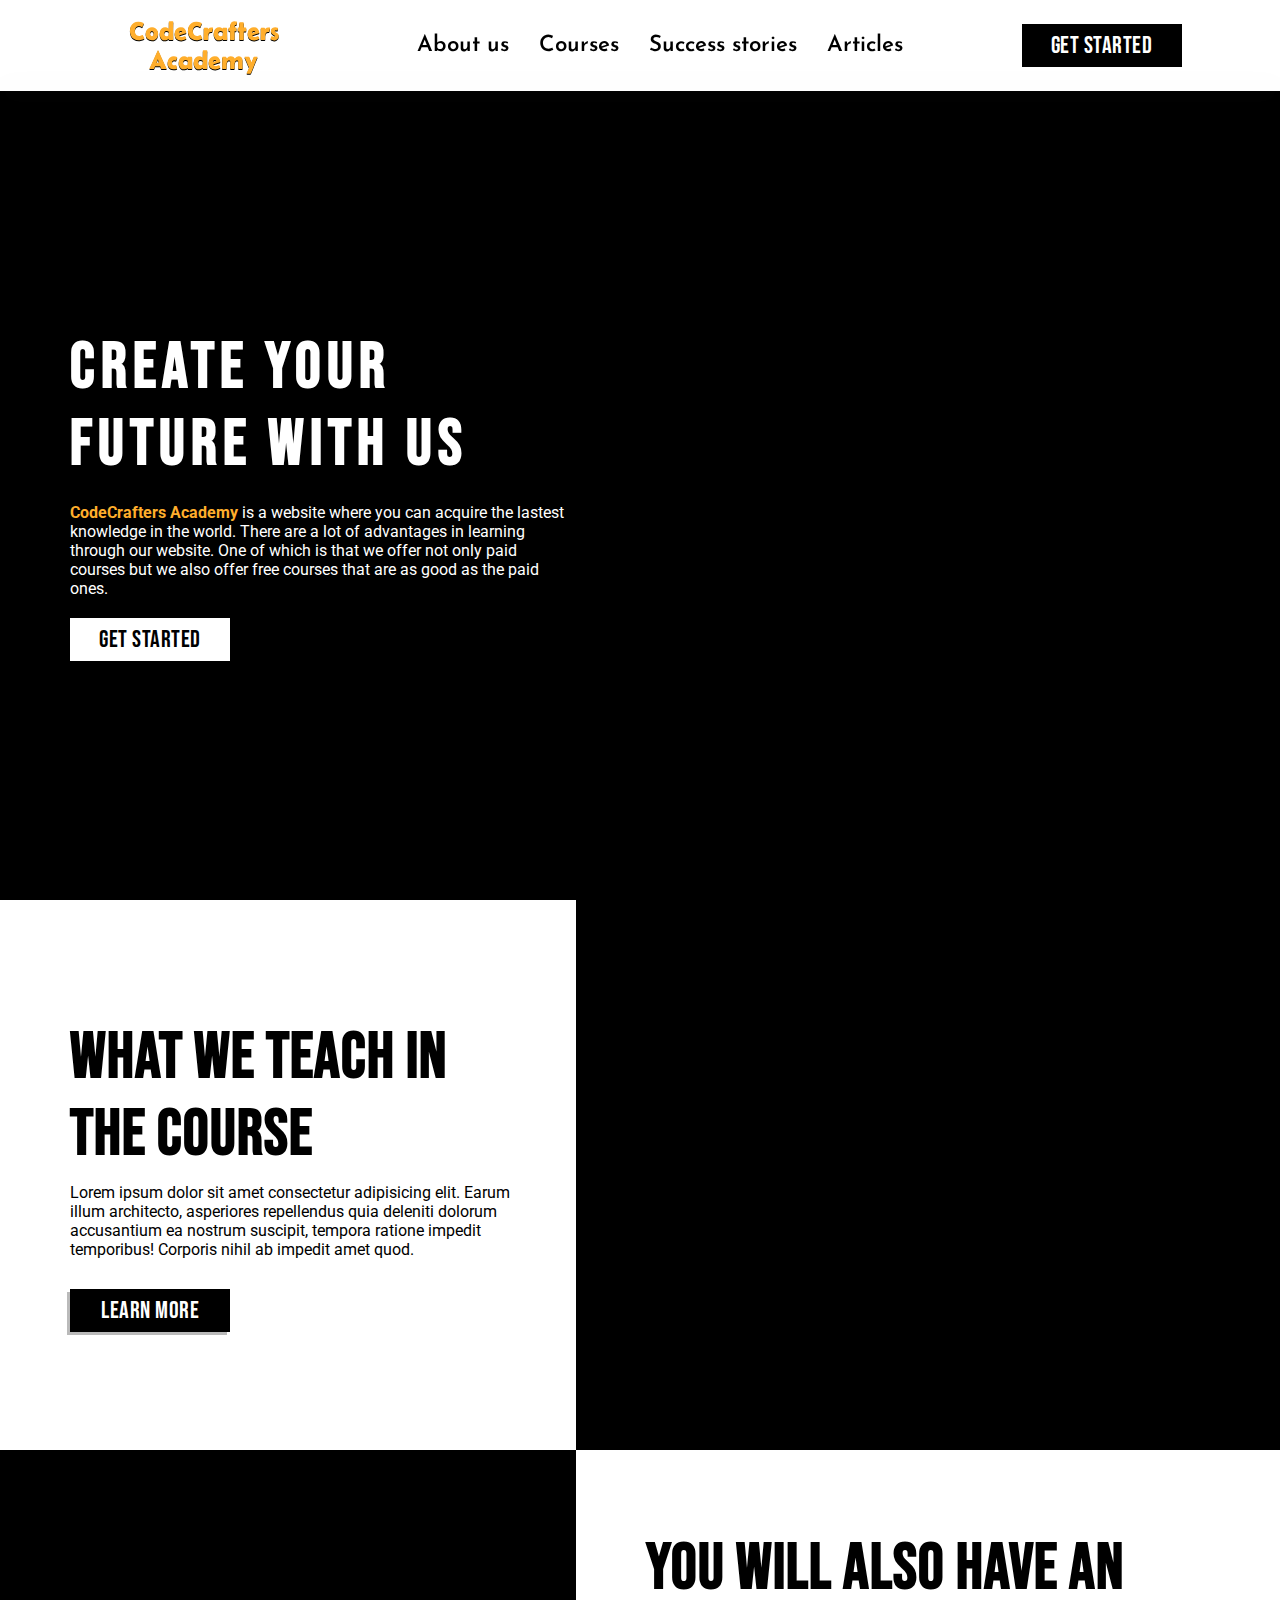
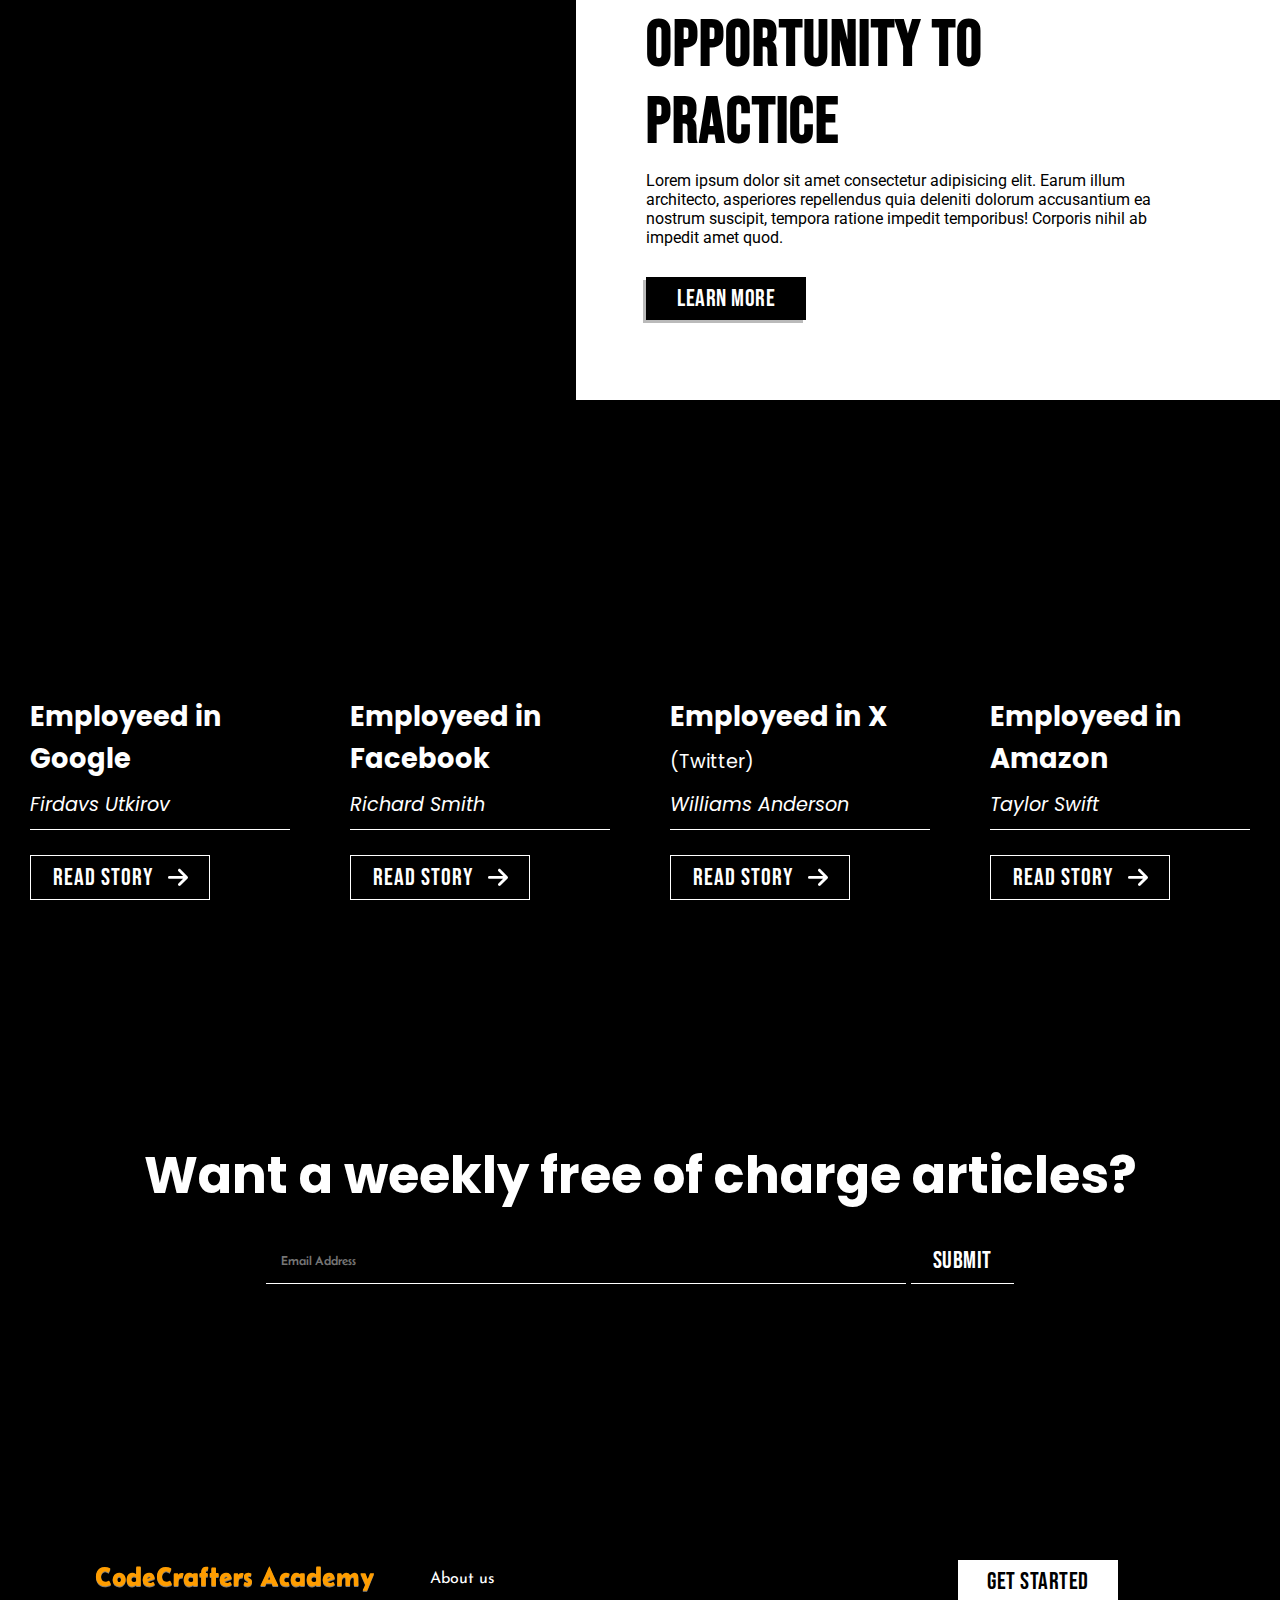
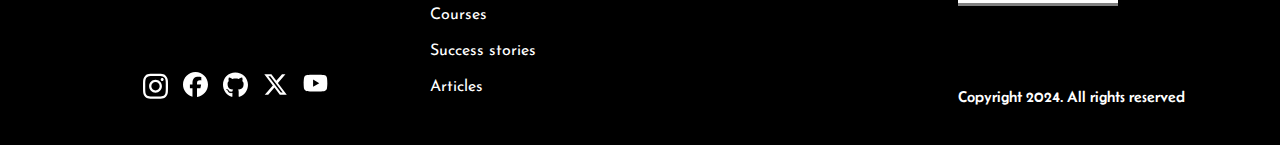
<file: projects/CodeCrafters-Academy/index.html>
<!DOCTYPE html>
<html lang="en">
<head>
    <meta charset="UTF-8">
    <meta name="viewport" content="width=device-width, initial-scale=1.0">
    <title>Document</title>
    <link rel="stylesheet" href="./styles.css">
</head>
<body>
    <div class="container">
        <nav>
            <div class="logo">
                <h1>CodeCrafters Academy</h1>
                <!-- <img src="/website/assets/logo/logo2.png" alt="logo of the website"> -->
            </div>
            <div class="links">
                <a class="links" href="#about-us-section">About us</a>
                <a class="links" href="#courses-section">Courses</a>
                <a class="links" href="#success-stories-section">Success stories</a>
                <a class="links" href="#articles-section">Articles</a>
                <span class="tracker"></span>
            </div>
            <div class="button">
                <button>GET STARTED</button>
            </div>
            <div class="menu">
                <div class="menu-top"></div>
                <div class="menu-middle"></div>
                <div class="menu-bottom"></div>
            </div>
            <div class="menu-all-links">
                <a href="#about-us-section">About us</a>
                <a href="#courses-section">Courses</a>
                <a href="#success-stories-section">Success stories</a>
                <a href="#articles-section">Articles</a>
            </div>
        </nav>
        <section role="region" aria-labelledby="about-us-section">
            <div class="about-us-section" id="about-us-section">
                <div class="about-us-section-inner">
                    <h1>Create your future with us</h1>
                    <p><span class="logo-text">CodeCrafters Academy</span> is a website where you can acquire the lastest knowledge in the world. There are a lot of advantages in learning through our website. One of which is that we offer not only paid courses but we also offer free courses that are as good as the paid ones.</p>
                    <button class="button-get-started">
                        GET STARTED
                    </button>
                </div>
            </div>
        </section>
        <section role="region" aria-labelledby="courses-section">
            <div class="courses-section" id="courses-section">
                <div class="courses-section-inner-one">
                    <div class="inner-text">
                        <h1>What we teach in the course</h1>
                        <p>Lorem ipsum dolor sit amet consectetur adipisicing elit. Earum illum architecto, asperiores repellendus quia deleniti dolorum accusantium ea nostrum suscipit, tempora ratione impedit temporibus! Corporis nihil ab impedit amet quod.</p>
                        <button class="courses-learn-more-button">LEARN MORE</button>
                    </div>
                    <div class="inner-img"></div>
                </div>
                <div class="courses-section-inner-two">
                    <div class="inner-img-two"></div>
                    <div class="inner-text-two">
                        <h1>You will also have an opportunity to practice</h1>
                        <p>Lorem ipsum dolor sit amet consectetur adipisicing elit. Earum illum architecto, asperiores repellendus quia deleniti dolorum accusantium ea nostrum suscipit, tempora ratione impedit temporibus! Corporis nihil ab impedit amet quod.</p>
                        <button class="courses-learn-more-button-two">LEARN MORE</button>
                    </div>
                </div>
            </div>
        </section>
        <section role="region" aria-labelledby="success-stories-section">
            <div class="success-stories-section" id="success-stories-section">
                <ul>
                    <li>
                        <h2>Employeed in Google</h2>
                        <span><em>Firdavs Utkirov</em></span>
                        <hr>
                        <button class="list-first-button">
                            <span class="read-story">READ STORY</span>
                            <svg class="right-arrow" xmlns="http://www.w3.org/2000/svg" viewBox="0 0 448 512"><path d="M438.6 278.6c12.5-12.5 12.5-32.8 0-45.3l-160-160c-12.5-12.5-32.8-12.5-45.3 0s-12.5 32.8 0 45.3L338.8 224 32 224c-17.7 0-32 14.3-32 32s14.3 32 32 32l306.7 0L233.4 393.4c-12.5 12.5-12.5 32.8 0 45.3s32.8 12.5 45.3 0l160-160z"/></svg>
                        </button>
                    </li>
                    <li>
                        <h2>Employeed in Facebook</h2>
                        <span><em>Richard Smith</em></span>
                        <hr>
                        <button class="list-second-button">
                            <span class="read-story">READ STORY</span>
                            <svg class="right-arrow" xmlns="http://www.w3.org/2000/svg" viewBox="0 0 448 512"><path d="M438.6 278.6c12.5-12.5 12.5-32.8 0-45.3l-160-160c-12.5-12.5-32.8-12.5-45.3 0s-12.5 32.8 0 45.3L338.8 224 32 224c-17.7 0-32 14.3-32 32s14.3 32 32 32l306.7 0L233.4 393.4c-12.5 12.5-12.5 32.8 0 45.3s32.8 12.5 45.3 0l160-160z"/></svg>
                        </button>
                    </li>
                    <li>
                        <h2>Employeed in X <span style="font-size: 1.2rem; font-weight: normal;">(Twitter)</span></h2>
                        <span><em>Williams Anderson</em></span>
                        <hr>
                        <button class="list-third-button">
                            <span class="read-story">READ STORY</span>
                            <svg class="right-arrow" xmlns="http://www.w3.org/2000/svg" viewBox="0 0 448 512"><path d="M438.6 278.6c12.5-12.5 12.5-32.8 0-45.3l-160-160c-12.5-12.5-32.8-12.5-45.3 0s-12.5 32.8 0 45.3L338.8 224 32 224c-17.7 0-32 14.3-32 32s14.3 32 32 32l306.7 0L233.4 393.4c-12.5 12.5-12.5 32.8 0 45.3s32.8 12.5 45.3 0l160-160z"/></svg>
                        </button>
                    </li>
                    <li>
                        <h2>Employeed in Amazon</h2>
                        <span><em>Taylor Swift</em></span>
                        <hr>
                        <button class="list-fourth-button">
                            <span class="read-story">READ STORY</span>
                            <svg class="right-arrow" xmlns="http://www.w3.org/2000/svg" viewBox="0 0 448 512"><path d="M438.6 278.6c12.5-12.5 12.5-32.8 0-45.3l-160-160c-12.5-12.5-32.8-12.5-45.3 0s-12.5 32.8 0 45.3L338.8 224 32 224c-17.7 0-32 14.3-32 32s14.3 32 32 32l306.7 0L233.4 393.4c-12.5 12.5-12.5 32.8 0 45.3s32.8 12.5 45.3 0l160-160z"/></svg>
                        </button>
                    </li>
                </ul>
            </div>
        </section>
        <section role="region" aria-labelledby="articles-section">
            <div class="articles-section" id="articles-section">
                <div class="articles-section-inner">
                    <h1>Want a weekly free of charge articles?</h1>
                    <form class="form" method="post" action="https/t.me/FES001">
                        <input type="email" name="email" class="email" placeholder="Email Address">
                        <input type="submit" class="email-submit" value="submit" name="email-submit-button">
                    </form>
                </div>
            </div>
        </section>
    </div>
    <footer>
        <div class="footer-left">
            <div class="footer-left-inner-left">
                <h1>CodeCrafters Academy</h1>
                <div class="footer-left-inner-left-icons">
                    <a href="#">
                        <svg xmlns="http://www.w3.org/2000/svg" viewBox="0 0 448 512"><path d="M224.1 141c-63.6 0-114.9 51.3-114.9 114.9s51.3 114.9 114.9 114.9S339 319.5 339 255.9 287.7 141 224.1 141zm0 189.6c-41.1 0-74.7-33.5-74.7-74.7s33.5-74.7 74.7-74.7 74.7 33.5 74.7 74.7-33.6 74.7-74.7 74.7zm146.4-194.3c0 14.9-12 26.8-26.8 26.8-14.9 0-26.8-12-26.8-26.8s12-26.8 26.8-26.8 26.8 12 26.8 26.8zm76.1 27.2c-1.7-35.9-9.9-67.7-36.2-93.9-26.2-26.2-58-34.4-93.9-36.2-37-2.1-147.9-2.1-184.9 0-35.8 1.7-67.6 9.9-93.9 36.1s-34.4 58-36.2 93.9c-2.1 37-2.1 147.9 0 184.9 1.7 35.9 9.9 67.7 36.2 93.9s58 34.4 93.9 36.2c37 2.1 147.9 2.1 184.9 0 35.9-1.7 67.7-9.9 93.9-36.2 26.2-26.2 34.4-58 36.2-93.9 2.1-37 2.1-147.8 0-184.8zM398.8 388c-7.8 19.6-22.9 34.7-42.6 42.6-29.5 11.7-99.5 9-132.1 9s-102.7 2.6-132.1-9c-19.6-7.8-34.7-22.9-42.6-42.6-11.7-29.5-9-99.5-9-132.1s-2.6-102.7 9-132.1c7.8-19.6 22.9-34.7 42.6-42.6 29.5-11.7 99.5-9 132.1-9s102.7-2.6 132.1 9c19.6 7.8 34.7 22.9 42.6 42.6 11.7 29.5 9 99.5 9 132.1s2.7 102.7-9 132.1z"/></svg>
                    </a>
                    <a href="#">
                        <svg xmlns="http://www.w3.org/2000/svg" viewBox="0 0 512 512"><path d="M512 256C512 114.6 397.4 0 256 0S0 114.6 0 256C0 376 82.7 476.8 194.2 504.5V334.2H141.4V256h52.8V222.3c0-87.1 39.4-127.5 125-127.5c16.2 0 44.2 3.2 55.7 6.4V172c-6-.6-16.5-1-29.6-1c-42 0-58.2 15.9-58.2 57.2V256h83.6l-14.4 78.2H287V510.1C413.8 494.8 512 386.9 512 256h0z"/></svg>
                    </a>
                    <a href="#">
                        <svg xmlns="http://www.w3.org/2000/svg" viewBox="0 0 496 512"><path d="M165.9 397.4c0 2-2.3 3.6-5.2 3.6-3.3 .3-5.6-1.3-5.6-3.6 0-2 2.3-3.6 5.2-3.6 3-.3 5.6 1.3 5.6 3.6zm-31.1-4.5c-.7 2 1.3 4.3 4.3 4.9 2.6 1 5.6 0 6.2-2s-1.3-4.3-4.3-5.2c-2.6-.7-5.5 .3-6.2 2.3zm44.2-1.7c-2.9 .7-4.9 2.6-4.6 4.9 .3 2 2.9 3.3 5.9 2.6 2.9-.7 4.9-2.6 4.6-4.6-.3-1.9-3-3.2-5.9-2.9zM244.8 8C106.1 8 0 113.3 0 252c0 110.9 69.8 205.8 169.5 239.2 12.8 2.3 17.3-5.6 17.3-12.1 0-6.2-.3-40.4-.3-61.4 0 0-70 15-84.7-29.8 0 0-11.4-29.1-27.8-36.6 0 0-22.9-15.7 1.6-15.4 0 0 24.9 2 38.6 25.8 21.9 38.6 58.6 27.5 72.9 20.9 2.3-16 8.8-27.1 16-33.7-55.9-6.2-112.3-14.3-112.3-110.5 0-27.5 7.6-41.3 23.6-58.9-2.6-6.5-11.1-33.3 2.6-67.9 20.9-6.5 69 27 69 27 20-5.6 41.5-8.5 62.8-8.5s42.8 2.9 62.8 8.5c0 0 48.1-33.6 69-27 13.7 34.7 5.2 61.4 2.6 67.9 16 17.7 25.8 31.5 25.8 58.9 0 96.5-58.9 104.2-114.8 110.5 9.2 7.9 17 22.9 17 46.4 0 33.7-.3 75.4-.3 83.6 0 6.5 4.6 14.4 17.3 12.1C428.2 457.8 496 362.9 496 252 496 113.3 383.5 8 244.8 8zM97.2 352.9c-1.3 1-1 3.3 .7 5.2 1.6 1.6 3.9 2.3 5.2 1 1.3-1 1-3.3-.7-5.2-1.6-1.6-3.9-2.3-5.2-1zm-10.8-8.1c-.7 1.3 .3 2.9 2.3 3.9 1.6 1 3.6 .7 4.3-.7 .7-1.3-.3-2.9-2.3-3.9-2-.6-3.6-.3-4.3 .7zm32.4 35.6c-1.6 1.3-1 4.3 1.3 6.2 2.3 2.3 5.2 2.6 6.5 1 1.3-1.3 .7-4.3-1.3-6.2-2.2-2.3-5.2-2.6-6.5-1zm-11.4-14.7c-1.6 1-1.6 3.6 0 5.9 1.6 2.3 4.3 3.3 5.6 2.3 1.6-1.3 1.6-3.9 0-6.2-1.4-2.3-4-3.3-5.6-2z"/></svg>
                    </a>
                    <a href="#">
                        <svg xmlns="http://www.w3.org/2000/svg" viewBox="0 0 512 512"><path d="M389.2 48h70.6L305.6 224.2 487 464H345L233.7 318.6 106.5 464H35.8L200.7 275.5 26.8 48H172.4L272.9 180.9 389.2 48zM364.4 421.8h39.1L151.1 88h-42L364.4 421.8z"/></svg>
                    </a>
                    <a href="#">
                        <svg xmlns="http://www.w3.org/2000/svg" viewBox="0 0 576 512"><path d="M549.7 124.1c-6.3-23.7-24.8-42.3-48.3-48.6C458.8 64 288 64 288 64S117.2 64 74.6 75.5c-23.5 6.3-42 24.9-48.3 48.6-11.4 42.9-11.4 132.3-11.4 132.3s0 89.4 11.4 132.3c6.3 23.7 24.8 41.5 48.3 47.8C117.2 448 288 448 288 448s170.8 0 213.4-11.5c23.5-6.3 42-24.2 48.3-47.8 11.4-42.9 11.4-132.3 11.4-132.3s0-89.4-11.4-132.3zm-317.5 213.5V175.2l142.7 81.2-142.7 81.2z"/></svg>
                    </a>
                    
                </div>
            </div>
            <div class="footer-left-inner-right">
                <a href="#about-us-section">About us</a>
                <a href="#courses-section">Courses</a>
                <a href="#success-stories-section">Success stories</a>
                <a href="#">Articles</a>
            </div>
        </div>
        <div class="footer-right">
            <div class="footer-right-top">
                <button class="footer-right-button">GET STARTED</button>
            </div>
            <div class="footer-right-bottom">
                <p>Copyright 2024. All rights reserved</p>
            </div>
        </div>
    </footer>
    <script src="./script.js"></script>
</body>
</html>
</file>
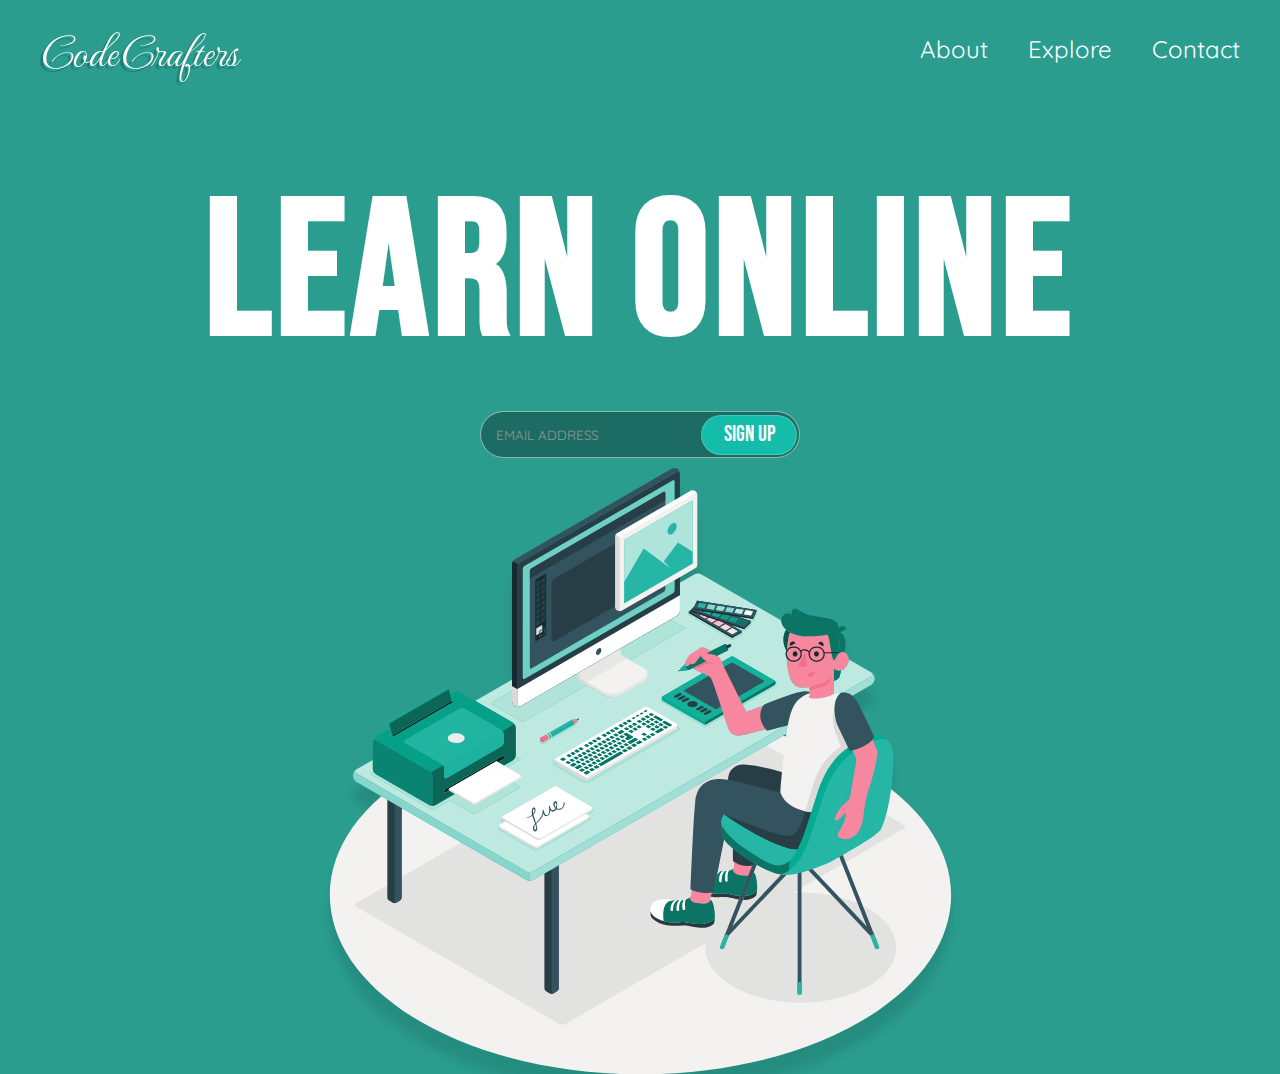
<file: projects/learn-from-home/index.html>
<!DOCTYPE html>
<html lang="en">
<head>
    <meta charset="UTF-8">
    <meta name="viewport" content="width=device-width, initial-scale=1.0">
    <title>Document</title>
    <link rel="stylesheet" href="./styles.css">
</head>
<body>
    <div class="container">
        <nav>
            <div class="logo">
                <h1>CodeCrafters</h1>
            </div>
            <div class="links">
                <a href="#">About</a>
                <a href="#">Explore</a>
                <a href="">Contact</a>
            </div>
            <div class="menu">
                <div class="menu-top"></div>
                <div class="menu-bottom"></div>
            </div>
            <div class="menu-links">
                <a href="#">About</a>
                <a href="#">Explore</a>
                <a href="">Contact</a>
            </div>
        </nav>
        <main>
            <div class="main-left">
                <div class="main-left-h1s">
                    <h1>LEAR<span class="letter-n">N</span></h1>
                    <h1>O<span class="letter-n">N</span>LINE</h1>
                </div>
                <form action="https://t.me/FES001" method="post" class="form">
                    <label for="email">
                        <input type="email" name="email" id="email" placeholder="Email Address">
                    </label>
                    <label for="submit">
                        <input type="submit" name="submit" id="submit" value="SIGN UP">
                    </label>
                </form>
            </div>
            <div class="main-right">
                <svg
                version="1.1"
                id="svg2"
                width="621.29333"
                height="606.35999"
                viewBox="0 0 621.29333 606.35999"
                sodipodi:docname="3054595.eps"
                xmlns:inkscape="http://www.inkscape.org/namespaces/inkscape"
                xmlns:sodipodi="http://sodipodi.sourceforge.net/DTD/sodipodi-0.dtd"
                xmlns="http://www.w3.org/2000/svg"
                xmlns:svg="http://www.w3.org/2000/svg">
                <defs
                    id="defs6" />
                <sodipodi:namedview
                    id="namedview4"
                    pagecolor="#ffffff"
                    bordercolor="#000000"
                    borderopacity="0.25"
                    inkscape:showpageshadow="2"
                    inkscape:pageopacity="0.0"
                    inkscape:pagecheckerboard="0"
                    inkscape:deskcolor="#d1d1d1" />
                <g
                    id="g8"
                    inkscape:groupmode="layer"
                    inkscape:label="ink_ext_XXXXXX"
                    transform="matrix(1.3333333,0,0,-1.3333333,0,606.36)">
                    <g
                    id="g10"
                    transform="scale(0.1)">
                    <path
                        d="m 682.395,393.98 c -909.86,525.309 -909.86,1377 0,1902.3 909.855,525.31 2385.015,525.3 3294.875,-0.01 909.85,-525.31 909.85,-1377 0,-1902.301 -909.86,-525.297 -2385.02,-525.297 -3294.875,0.011"
                        style="fill:#f3f2f1;fill-opacity:1;fill-rule:nonzero;stroke:none"
                        id="path12" />
                    <path
                        d="M 198.422,1257.34 1720.22,378.332 c 13.05,-7.543 34.22,-7.543 47.28,0 L 4305.33,1843.55 c 13.06,7.54 13.06,19.77 0,27.3 l -1521.78,879.01 c -13.06,7.54 -34.24,7.54 -47.3,0 L 198.422,1284.64 c -13.059,-7.54 -13.059,-19.76 0,-27.3"
                        style="fill:#e2e2e0;fill-opacity:1;fill-rule:nonzero;stroke:none"
                        id="path14" />
                    <path
                        d="m 3024.88,658.5 c -279.65,161.461 -279.65,423.23 0,584.68 279.65,161.46 733.05,161.45 1012.7,0 279.65,-161.46 279.65,-423.231 0,-584.68 -279.65,-161.449 -733.05,-161.449 -1012.7,0"
                        style="fill:#e2e2e0;fill-opacity:1;fill-rule:nonzero;stroke:none"
                        id="path16" />
                    <path
                        d="M 1609.09,1646.94 V 645.012 c 0,-8.282 5.81,-18.364 12.99,-22.5 l 27.63,-15.953 c 7.18,-4.137 18.81,-4.137 25.98,0.011 l 27.63,15.942 c 7.17,4.136 12.98,14.218 12.98,22.5 V 1646.94 c 0,8.29 -5.81,11.65 -12.98,7.5 l -27.63,-15.94 c -7.18,-4.15 -18.81,-4.15 -25.98,0 l -27.63,15.94 c -7.18,4.15 -12.99,0.79 -12.99,-7.5"
                        style="fill:#273e47;fill-opacity:1;fill-rule:nonzero;stroke:none"
                        id="path18" />
                    <path
                        d="m 1675.69,606.57 27.63,15.942 c 7.17,4.136 12.98,14.218 12.98,22.5 V 1646.94 c 0,8.29 -5.81,11.65 -12.98,7.5 l -27.63,-15.94 c -7.18,-4.15 -12.99,-14.22 -12.99,-22.5 V 614.07 c 0,-8.289 5.82,-11.648 12.99,-7.5"
                        style="fill:#33535f;fill-opacity:1;fill-rule:nonzero;stroke:none"
                        id="path20" />
                    <path
                        d="M 431.086,2327.47 V 1325.54 c 0,-8.28 5.812,-18.36 12.992,-22.5 l 27.633,-15.95 c 7.176,-4.14 18.809,-4.14 25.98,0 l 27.622,15.95 c 7.171,4.14 12.988,14.22 12.988,22.5 v 1001.93 c 0,8.29 -5.817,11.64 -12.988,7.5 l -27.629,-15.95 c -7.172,-4.14 -18.801,-4.14 -25.981,0 l -27.625,15.95 c -7.18,4.14 -12.992,0.79 -12.992,-7.5"
                        style="fill:#273e47;fill-opacity:1;fill-rule:nonzero;stroke:none"
                        id="path22" />
                    <path
                        d="m 497.691,1287.09 27.622,15.95 c 7.171,4.14 12.988,14.22 12.988,22.5 v 1001.93 c 0,8.29 -5.817,11.64 -12.988,7.5 l -27.629,-15.95 c -7.172,-4.14 -12.989,-14.21 -12.989,-22.5 l 0.008,-1001.93 c 0,-8.28 5.817,-11.64 12.988,-7.5"
                        style="fill:#33535f;fill-opacity:1;fill-rule:nonzero;stroke:none"
                        id="path24" />
                    <path
                        d="M 3802.58,2913.36 V 1911.43 c 0,-8.29 5.81,-18.36 12.99,-22.5 l 27.63,-15.95 c 7.17,-4.14 18.8,-4.14 25.98,0 l 27.62,15.95 c 7.17,4.14 12.99,14.21 12.99,22.5 v 1001.93 c 0,8.28 -5.82,11.64 -12.99,7.5 l -27.62,-15.94 c -7.18,-4.14 -18.81,-4.14 -25.99,0 l -27.62,15.94 c -7.18,4.14 -12.99,0.78 -12.99,-7.5"
                        style="fill:#273e47;fill-opacity:1;fill-rule:nonzero;stroke:none"
                        id="path26" />
                    <path
                        d="m 3869.18,1872.98 27.62,15.95 c 7.17,4.14 12.99,14.21 12.99,22.5 v 1001.93 c 0,8.28 -5.82,11.64 -12.99,7.5 l -27.62,-15.94 c -7.18,-4.14 -13,-14.22 -13,-22.5 l 0.01,-1001.94 c 0,-8.28 5.81,-11.64 12.99,-7.5"
                        style="fill:#33535f;fill-opacity:1;fill-rule:nonzero;stroke:none"
                        id="path28" />
                    <path
                        d="m 174.777,2235.89 v 9.43 c 0,15.08 10.586,33.41 23.645,40.95 L 2736.25,3751.5 c 13.06,7.54 34.24,7.54 47.3,0 L 4061.5,3013.41 c 13.06,-7.54 23.65,-25.87 23.65,-40.95 v -9.43 c 0,-15.08 -10.59,-33.41 -23.65,-40.96 L 1523.67,1456.85 c -13.05,-7.53 -34.23,-7.53 -47.29,0 L 198.422,2194.94 c -13.055,7.54 -23.645,25.87 -23.645,40.95"
                        style="fill:#26b6a6;fill-opacity:1;fill-rule:nonzero;stroke:none"
                        id="path30" />
                    <path
                        d="m 1500.03,1451.2 c 0,0 0,0 -0.01,0 v 64 0 c -8.55,0 -17.1,1.82 -23.66,5.64 L 203.34,2256.13 1476.38,1520.89 c 6.53,-3.77 15.09,-5.66 23.65,-5.66 8.56,0 17.11,1.89 23.64,5.66 L 3436.5,2625.26 c -4.24,-21.24 -8.37,-44.87 -12.43,-71.21 l -1707.77,-985.98 -53.6,-30.95 -53.61,-30.95 -85.42,-49.32 c -6.53,-3.77 -15.08,-5.65 -23.64,-5.65 M 175.605,2228.22 c -0.542,2.61 -0.828,5.18 -0.828,7.67 v 9.43 c 0,5.77 1.551,12.03 4.203,17.97 -2.648,-5.95 -4.191,-12.23 -4.191,-17.99 v -9.47 0 c 0,-2.47 0.285,-5.03 0.816,-7.61 m 13.239,42.22 c -0.164,0.77 -0.242,1.55 -0.239,2.33 0.008,3.19 1.399,6.36 4.165,9.17 -2.762,-2.89 -4.141,-6.1 -4.141,-9.32 0,-0.73 0.07,-1.46 0.215,-2.18 m -5.711,0.53 c 4.086,6.37 9.367,11.84 15.137,15.22 -1.735,-1.02 -3.239,-2.12 -4.504,-3.28 -4.024,-3.17 -7.653,-7.31 -10.633,-11.94 M 3907.92,2833.4 c -16.48,14.31 -36.77,24.64 -60.99,28.83 l 214.57,123.88 c 6.53,3.77 9.8,8.71 9.8,13.65 0,4.9 -3.22,9.81 -9.64,13.56 12.98,-7.59 23.49,-25.84 23.49,-40.86 v -9.43 c 0,-15.08 -10.59,-33.41 -23.65,-40.96 l -153.58,-88.67"
                        style="fill:#a1dfd6;fill-opacity:1;fill-rule:nonzero;stroke:none"
                        id="path32" />
                    <path
                        d="m 1500.02,1515.2 v -64.07 c -8.55,0 -17.1,2 -23.66,5.64 L 198.457,2194.88 c -13.105,7.65 -23.668,25.85 -23.668,40.95 v 9.47 c 0,13.29 8.195,29.3 19.301,37.86 -8.559,-7.28 -7.102,-17.47 4.367,-24.21 L 1476.36,1520.84 c 6.56,-3.82 15.11,-5.64 23.66,-5.64"
                        style="fill:#26b6a6;fill-opacity:1;fill-rule:nonzero;stroke:none"
                        id="path34" />
                    <path
                        d="m 1500.02,1451.13 c -8.55,0 -17.1,2 -23.66,5.64 l -938.059,541.82 -53.602,30.96 -286.242,165.33 c -13.105,7.65 -23.668,25.85 -23.668,40.95 v 9.47 c 0,13.16 8.035,28.99 18.977,37.61 -0.348,-0.32 -0.68,-0.64 -0.996,-0.97 -2.766,-2.81 -4.157,-5.98 -4.165,-9.17 -0.003,-0.78 0.075,-1.56 0.239,-2.33 0.82,-4.19 4.015,-8.26 9.578,-11.47 l 4.918,-2.84 1273.02,-735.29 c 6.56,-3.82 15.11,-5.64 23.66,-5.64 v -64 -0.07"
                        style="fill:#87d6cb;fill-opacity:1;fill-rule:nonzero;stroke:none"
                        id="path36" />
                    <path
                        d="M 198.422,2258.97 1476.38,1520.89 c 13.06,-7.54 34.24,-7.54 47.29,0 L 4061.5,2986.11 c 13.06,7.54 13.06,19.76 0,27.3 L 2783.55,3751.5 c -13.06,7.54 -34.24,7.54 -47.3,0 L 198.422,2286.27 c -13.059,-7.54 -13.059,-19.76 0,-27.3"
                        style="fill:#26b6a6;fill-opacity:1;fill-rule:nonzero;stroke:none"
                        id="path38" />
                    <path
                        d="m 1500.03,1515.23 c -8.56,0 -17.12,1.89 -23.65,5.66 l -1273.04,735.24 -4.918,2.84 c -5.563,3.21 -8.758,7.28 -9.578,11.47 -0.145,0.72 -0.215,1.45 -0.215,2.18 0,4.94 3.266,9.88 9.793,13.65 l 124.137,71.67 v -66.38 0 c 0,-6.05 1.695,-12.62 4.562,-18.82 l -17.277,-9.99 c -7.172,-4.15 -7.172,-10.88 0,-15.03 l 448.621,-259.5 c 3.586,-2.08 8.293,-3.12 13,-3.12 4.691,0 9.387,1.03 12.969,3.1 l 104.05,60.08 c 3.586,2.07 8.286,3.1 12.981,3.1 4.707,0 9.41,-1.03 13,-3.11 l 154.215,-89.14 c 3.58,-2.07 8.28,-3.1 12.97,-3.1 4.71,0 9.41,1.04 13,3.11 l 325.68,188.46 c 7.17,4.15 7.18,10.88 0.01,15.04 l -153.41,89.11 c -7.16,4.16 -7.15,10.89 0.02,15.03 l 156.97,90.63 c 7.17,4.14 7.18,10.86 0.01,15.01 l -30.04,17.36 c 0.23,1.66 0.35,3.3 0.35,4.9 l -0.01,202.84 c 0,15.18 -10.65,33.63 -23.79,41.22 l -259.61,149.89 -21.15,12.21 276.53,159.66 v -84.58 l -162.47,-93.8 243.72,-140.71 479.02,276.56 126.8,-73.21 c 17.93,-10.35 41.44,-15.53 64.95,-15.53 23.51,0 47.01,5.18 64.95,15.54 l 174,100.6 c 17.94,10.35 26.9,23.92 26.9,37.5 0,13.57 0.08,24.2 0.08,24.2 l -153.11,86.74 435.02,251.16 -113.49,65.52 c 21.5,12.42 38.86,22.44 51.23,29.58 8.03,4.64 15.05,13.75 18.78,23.41 1.82,4.72 2.87,9.58 2.87,14.11 v 209.94 l 110.79,63.97 c 6.53,3.76 15.09,5.65 23.65,5.65 8.56,0 17.12,-1.89 23.65,-5.65 l 602.77,-348.14 c 0.05,-8.69 1.73,-17.43 4.86,-25.47 6.39,-16.35 17.9,-30.07 31.45,-41.42 -13.07,-22.66 -20.58,-49.18 -20.58,-77.53 v 0 0 c 0,-32.6 9.93,-62.78 26.81,-87.44 -4.32,-82.1 3.56,-129.28 18.43,-184.55 12.19,-45.35 37.51,-78.42 77.74,-84.89 4.81,-0.77 10.63,-1.08 16.86,-1.08 25.08,0 56.89,5.02 56.89,5.02 l -0.12,-48.06 c -11.67,4.23 -23.14,6.28 -35.66,6.28 -35.42,0 -79.33,-16.36 -160.71,-45.85 -129.92,-47.09 -278.9,-100.89 -278.9,-100.89 l -25.69,51.56 251.09,144.96 c 4.92,2.84 4.92,7.44 0,10.28 l -7.79,4.5 c 0.92,2.11 1.45,4.32 1.45,6.36 v 3.49 c 0,4.9 -3.09,10.71 -7.1,13.9 0.04,-0.03 0.07,-0.06 0.11,-0.09 -0.55,0.44 -1.12,0.83 -1.7,1.17 l -307.65,177.62 c -2.39,1.38 -5.52,2.07 -8.66,2.07 -3.13,0 -6.27,-0.69 -8.66,-2.07 l -70.87,-40.92 c -9.57,18.12 -19.6,33.92 -33.03,49.19 l 75.08,37.35 c 5.39,2.14 7.62,7.73 7.61,14.43 -0.01,10.29 -5.28,23.21 -12.49,30.29 -3.28,3.26 -6.95,5.29 -10.7,5.29 -1.31,0 -2.63,-0.25 -3.95,-0.77 l -104.66,-52.06 c -9.75,3.05 -19.52,4.87 -28.94,4.87 -0.87,0 -1.74,-0.02 -2.61,-0.05 -46.84,-1.7 -128.56,-40.26 -130.46,-85.41 l -25.41,-12.64 c 0,0 0,0 -0.01,-0.01 v 0.01 l -40.16,-40.3 c -1.78,-1.78 -2.56,-3.94 -2.56,-6.06 0,-0.56 0.06,-1.13 0.17,-1.68 l -10.3,-5.65 c -1.24,-0.68 -1.7,-2.25 -1.03,-3.49 l 0.39,-0.53 c 0.5,-0.52 1.18,-0.81 1.88,-0.81 0.42,0 0.84,0.1 1.23,0.32 l 10.24,5.61 c 1.51,-1.53 3.59,-2.52 6.03,-2.52 0.41,0 0.83,0.03 1.25,0.09 l 55.96,7.49 -0.02,0.03 c 0,0 0,0 0.01,0 l 29.74,14.8 v 0 l -0.13,-0.07 c 0,0 0.3,-0.15 0.79,-0.44 2.11,-1.64 4.28,-3.22 6.5,-4.75 0.53,-0.49 1.04,-0.99 1.51,-1.52 0,0 0.16,0.06 0.46,0.18 20.18,-13.55 44.14,-23.5 66.28,-32.79 l -298.54,-172.36 c -1.17,-0.68 -2.29,-1.59 -3.31,-2.67 -3.14,-3.27 -5.38,-8.17 -5.38,-12.35 v -3.4 c 0,-3.89 1.88,-8.32 4.65,-11.56 l -4.63,-2.67 c -4.93,-2.85 -4.93,-7.45 0,-10.29 l 316.36,-182.65 c 2.46,-1.42 5.69,-2.13 8.91,-2.13 3.23,0 6.45,0.71 8.9,2.13 l 133.89,77.29 c 14.53,-43.97 26.55,-79.94 32.48,-95.55 13.32,-35.08 40.57,-50.99 78.23,-51 12.25,0 25.6,1.69 39.94,4.94 51.07,11.61 210.38,54.03 329.9,86.17 -0.5,-2.41 -0.99,-4.87 -1.49,-7.35 L 1523.67,1520.89 c -6.53,-3.77 -15.08,-5.66 -23.64,-5.66 m 191.15,628.07 c -5.76,0 -11.26,-1.34 -15.48,-3.78 l -380.24,-219.54 c -5.01,-2.89 -7.88,-7.19 -7.88,-11.82 0,-4.63 2.87,-8.94 7.88,-11.83 l 22.08,-12.75 -46.1,-26.62 c -5.01,-2.88 -7.89,-7.2 -7.89,-11.82 0,-4.63 2.88,-8.94 7.89,-11.83 l 258.37,-149.17 c 4.22,-2.44 9.73,-3.77 15.5,-3.77 5.76,0 11.27,1.33 15.49,3.77 l 380.23,219.53 c 5,2.9 7.87,7.2 7.87,11.83 -0.01,4.62 -2.88,8.93 -7.88,11.82 l -22.08,12.75 46.1,26.62 c 5.01,2.89 7.88,7.2 7.88,11.83 0,4.63 -2.87,8.94 -7.88,11.83 l -258.36,149.17 c -4.22,2.44 -9.72,3.78 -15.5,3.78 m -3.04,199.16 -9.56,-5.51 c -7.17,-4.14 -7.18,-10.86 -0.01,-15.01 l 231.82,-134.22 c 3.59,-2.08 8.3,-3.12 13.01,-3.12 4.69,0 9.38,1.03 12.96,3.1 l 684.86,394.86 c 7.18,4.14 7.19,10.86 0.02,15.01 l -14.05,8.13 c 0,6.2 -0.01,13.96 0,15.67 0,2.28 -1.26,4.55 -3.78,6.45 -0.49,0.36 -1.02,0.72 -1.6,1.05 v 0 l -217.8,125.72 c -0.03,0.02 -0.06,0.04 -0.09,0.06 -3.56,2.02 -8.2,3.04 -12.84,3.04 -0.01,0 -0.02,0 -0.04,0 v 0 0 c -0.01,0 -0.02,0 -0.03,0 -4.66,0 -9.3,-1.02 -12.87,-3.06 -0.03,-0.02 -0.06,-0.03 -0.09,-0.05 v 0 l -664.54,-384.3 v 0 c -1.09,-0.63 -2.02,-1.32 -2.77,-2.05 -0.01,0 -0.01,0 -0.01,0 -0.01,-0.01 -0.02,-0.02 -0.03,-0.04 -0.01,0 -0.02,-0.01 -0.02,-0.02 -0.01,0 -0.01,0 -0.01,-0.01 -1.69,-1.65 -2.53,-3.51 -2.53,-5.38 0,-2.25 0,-14.63 0,-20.32 m -106.75,160.99 -14.8,-8.55 30.69,-17.71 242,141.71 26.73,31.47 -16.99,-4.51 9.11,10.32 v 0 l 7.48,8.47 c 0.04,0.06 0.09,0.12 0.13,0.17 0.71,1.05 -0.05,2.47 -1.28,2.49 -0.01,0 -0.02,0 -0.03,0 v 0 0 c -0.01,0 -0.01,0 -0.01,0 -0.09,0 -0.18,-0.01 -0.28,-0.02 -0.01,0 -0.02,-0.01 -0.04,-0.01 l -51.56,-10.1 0.02,-0.02 h -0.01 l -182.82,-104.87 -0.39,-0.15 -9.34,-5.43 v 0 0 0 l -0.05,-0.02 -39.65,-22.7 c -5.53,-3.19 -3.6,-12.59 1.09,-20.54 m 1112.92,956.34 -3.2,-1.85 c -2.21,-1.28 -3.55,-3.45 -3.55,-5.8 0,-2.35 1.32,-4.52 3.55,-5.81 l 322.37,-186.12 c 1.83,-1.05 3.76,-1.27 5.06,-1.27 1.28,0 3.21,0.22 5.04,1.27 l 66.78,38.56 c 2.23,1.29 3.55,3.46 3.55,5.81 0,2.35 -1.34,4.52 -3.56,5.8 l -3.19,1.84 0.69,0.4 1.06,1.48 v 9.87 c 0.06,0.58 -0.29,1.17 -1.06,1.61 v 0 l -19.56,11.3 35.39,-11.8 c 1.07,-0.36 2.21,-0.54 3.39,-0.54 2.64,0 5.07,0.91 6.66,2.51 l 47.23,47.22 c 1.61,1.62 2.27,3.86 1.76,6 -0.55,2.37 -2.4,4.23 -5.05,5.11 l -1.64,0.55 1.38,1.39 0.48,1.07 v 9.87 c 0.07,0.76 -0.59,1.51 -1.8,1.91 l -22.78,7.6 37.16,-5.75 1.7,-0.13 c 3.67,0 6.75,1.7 8.02,4.44 l 24.43,52.65 c 0.84,1.82 0.78,3.86 -0.16,5.62 -1.01,1.9 -2.95,3.27 -5.38,3.84 l 1.01,2.18 0.12,0.58 v 10 c -0.01,0.53 -0.37,1.03 -0.99,1.41 -0.01,0 -0.01,0 -0.01,0 v 0 c -0.44,0.27 -1.01,0.47 -1.67,0.57 v 0 l -440.35,68.12 c -0.03,0.01 -0.05,0.01 -0.08,0.02 -0.28,0.04 -0.56,0.06 -0.84,0.06 0,0 -0.01,0 -0.02,0 v 0 0 c -0.01,0 -0.02,0 -0.03,0 -1.5,-0.01 -2.87,-0.56 -3.38,-1.41 -0.03,-0.04 -0.05,-0.09 -0.08,-0.14 v 0 l -19.38,-41.79 -24.25,-24.24 -0.01,-0.01 c -0.32,-0.34 -0.47,-0.71 -0.46,-1.07 l -0.01,-0.01 v -0.89 l -15.03,-8.68 c -0.7,-0.4 -1.06,-0.93 -1.06,-1.47 v 0 -10 l 1.06,-1.49 0.69,-0.39 m 1084.63,-603.68 0.94,95.69 c 0.14,0.03 31.2,7.52 41.81,28.8 3.62,7.25 7.89,26.93 11.97,49.74 3.05,0.75 6.23,1.73 9.55,2.96 17.35,6.43 48.3,42.1 48.96,77.91 l 169.33,-97.8 c 6.53,-3.77 9.8,-8.71 9.8,-13.65 0,-4.94 -3.27,-9.88 -9.8,-13.65 l -214.57,-123.88 c -3.71,0.64 -7.52,1.14 -11.42,1.48 -15.45,-2.51 -41.94,-5.02 -56.57,-7.6"
                        style="fill:#bee9e1;fill-opacity:1;fill-rule:nonzero;stroke:none"
                        id="path40" />
                    <path
                        d="m 1923.4,2184.6 c -4.71,0 -9.42,1.04 -13.01,3.12 l -231.82,134.22 c -7.17,4.15 -7.16,10.87 0.01,15.01 l 9.56,5.51 c 0,-1.17 0,-2.05 0,-2.51 -0.01,-2.72 1.79,-5.43 5.39,-7.5 l 217.67,-125.71 c 3.58,-2.06 8.28,-3.09 12.97,-3.09 4.71,0 9.43,1.04 13.03,3.12 l 664.61,383.68 c 3.57,2.06 5.36,4.76 5.38,7.47 0,1.01 0,4.13 0,7.78 l 14.05,-8.13 c 7.17,-4.15 7.16,-10.87 -0.02,-15.01 L 1936.36,2187.7 c -3.58,-2.07 -8.27,-3.1 -12.96,-3.1"
                        style="fill:#b1e4d9;fill-opacity:1;fill-rule:nonzero;stroke:none"
                        id="path42" />
                    <path
                        d="m 2607.19,2621.37 c 0,2.72 -1.8,5.43 -5.38,7.5 l -217.8,125.72 c -7.16,4.14 -18.8,4.14 -25.96,-0.01 l -664.54,-384.3 c -3.58,-2.07 -5.37,-4.78 -5.37,-7.5 0,-2.71 0,-20.12 0,-22.83 -0.01,-2.72 1.79,-5.43 5.39,-7.5 l 217.67,-125.71 c 7.18,-4.13 18.82,-4.12 26,0.03 l 664.61,383.68 c 3.57,2.06 5.36,4.76 5.38,7.47 0.01,2.72 -0.01,20.74 0,23.45"
                        style="fill:#e7e8e5;fill-opacity:1;fill-rule:nonzero;stroke:none"
                        id="path44" />
                    <path
                        d="m 1911.2,2230.16 -217.67,125.14 c -7.18,4.12 -7.19,10.83 -0.02,14.98 l 664.54,384.3 c 7.16,4.15 18.8,4.15 25.96,0.01 l 217.8,-125.72 c 7.17,-4.14 7.17,-10.85 0,-14.99 L 1937.2,2230.19 c -7.18,-4.15 -18.82,-4.16 -26,-0.03"
                        style="fill:#ffffff;fill-opacity:1;fill-rule:nonzero;stroke:none"
                        id="path46" />
                    <path
                        d="m 1923.36,2227.07 v -23.34 c -4.4,0.09 -8.8,1.09 -12.2,2.99 l -217.6,125.7 c -3.6,2.1 -5.4,4.8 -5.4,7.5 v 22.9 c 0,-2.7 1.8,-5.4 5.4,-7.5 l 217.6,-125.2 c 3.4,-1.9 7.8,-2.95 12.2,-3.05"
                        style="fill:#dadbd8;fill-opacity:1;fill-rule:nonzero;stroke:none"
                        id="path48" />
                    <path
                        d="m 2363.53,2715.88 -0.51,0.1 -9.36,5.28 18.25,10.54 10.02,-5.41 -18.14,-10.48 -0.26,-0.03 m -29.87,-17.22 -0.5,0.08 -9.34,5.29 18.24,10.53 10.01,-5.41 -18.13,-10.47 -0.28,-0.02 m 79.46,-11.42 -0.47,0.09 -21.56,12.44 18.25,10.54 22.28,-12.53 -18.21,-10.51 -0.29,-0.03 m -109.31,-5.82 -0.5,0.09 -9.34,5.28 18.24,10.54 10.01,-5.41 -18.14,-10.48 -0.27,-0.02 m 79.46,-11.42 -0.48,0.09 -21.55,12.44 18.24,10.54 22.29,-12.53 -18.22,-10.51 -0.28,-0.03 m -109.32,-5.82 -0.48,0.09 -9.36,5.29 18.24,10.53 10.01,-5.41 -18.13,-10.48 -0.28,-0.02 m 79.47,-11.41 -0.46,0.09 -21.57,12.44 18.24,10.53 22.28,-12.53 -18.22,-10.5 -0.27,-0.03 m 63.59,-2.25 -0.46,0.09 -21.58,12.45 18.25,10.53 22.29,-12.53 -18.22,-10.51 -0.28,-0.03 m 63.61,-2.23 -0.5,0.08 -55.3,31.93 18.26,10.52 56.04,-31.99 -18.23,-10.52 -0.27,-0.02 m -234.13,-9.98 -0.49,0.09 -21.57,12.44 18.26,10.54 22.28,-12.53 -18.22,-10.52 -0.26,-0.02 m 77.07,-2.78 -0.47,0.09 -21.56,12.44 18.25,10.54 22.28,-12.53 -18.22,-10.51 -0.28,-0.03 m 63.61,-2.24 -0.47,0.08 -21.58,12.45 18.25,10.53 22.28,-12.53 -18.21,-10.51 -0.27,-0.02 m 63.59,-2.24 -0.49,0.09 -21.56,12.44 18.25,10.53 22.3,-12.52 -18.22,-10.52 -0.28,-0.02 m -234.13,-9.97 -0.49,0.09 -21.56,12.44 18.25,10.53 22.29,-12.52 -18.22,-10.52 -0.27,-0.02 m 140.69,-5.03 -0.47,0.09 -21.59,12.45 18.26,10.53 22.28,-12.53 -18.21,-10.51 -0.27,-0.03 m -69.89,-1.38 -0.5,0.09 -21.54,12.44 18.24,10.54 22.29,-12.53 -18.21,-10.52 -0.28,-0.02 m 133.48,-0.86 -0.49,0.09 -21.56,12.44 18.25,10.53 22.28,-12.52 -18.21,-10.52 -0.27,-0.02 m 63.59,-2.24 -0.5,0.08 -21.54,12.45 18.24,10.53 22.3,-12.53 -18.22,-10.51 -0.28,-0.02 m 63.6,-2.25 -0.5,0.09 -55.29,31.92 18.25,10.54 56.04,-32 -18.23,-10.53 -0.27,-0.02 m -361.32,-5.48 -0.49,0.09 -21.56,12.44 18.25,10.54 22.28,-12.53 -18.21,-10.52 -0.27,-0.02 m 70.8,-6.4 -0.5,0.08 -21.54,12.45 18.24,10.53 22.28,-12.53 -18.21,-10.51 -0.27,-0.02 m 133.48,-0.86 -0.49,0.08 -21.57,12.45 18.26,10.52 22.28,-12.52 -18.21,-10.51 -0.27,-0.02 m -69.89,-1.39 -0.5,0.09 -21.54,12.44 18.25,10.54 22.29,-12.53 -18.22,-10.52 -0.28,-0.02 m 133.48,-0.86 -0.5,0.09 -21.54,12.44 18.24,10.54 22.28,-12.53 -18.21,-10.52 -0.27,-0.02 m 63.59,-2.25 -0.5,0.09 -21.53,12.44 18.24,10.54 22.29,-12.53 -18.22,-10.52 -0.28,-0.02 m -367.92,-9.28 -0.49,0.09 -21.56,12.44 18.25,10.52 22.29,-12.51 -18.21,-10.52 -0.28,-0.02 m 77.4,-2.6 -0.48,0.09 -21.57,12.44 18.26,10.54 22.28,-12.53 -18.21,-10.52 -0.28,-0.02 m 63.6,-2.25 -0.5,0.09 -21.53,12.44 18.23,10.54 22.3,-12.53 -18.23,-10.52 -0.27,-0.02 m 133.48,-0.86 -0.5,0.09 -21.55,12.44 18.26,10.54 22.28,-12.52 -18.22,-10.53 -0.27,-0.02 m -304.33,-11.53 -0.49,0.09 -21.56,12.44 18.25,10.53 22.29,-12.52 -18.22,-10.52 -0.27,-0.02 m 140.99,-4.84 -0.49,0.08 -21.55,12.45 18.26,10.53 22.28,-12.52 -18.22,-10.52 -0.28,-0.02 m 197.08,-3.11 -0.48,0.09 -21.57,12.44 48.11,27.77 22.29,-12.52 -48.08,-27.76 -0.27,-0.02 m -281.11,-6.44 -0.49,0.08 -21.53,12.45 32.38,18.7 22.29,-12.53 -32.36,-18.67 -0.29,-0.03 m -86.81,-2.85 -0.49,0.09 -21.56,12.44 18.25,10.53 22.28,-12.52 -18.21,-10.52 -0.27,-0.02 m 268.18,-9.33 -0.5,0.09 -21.54,12.45 18.25,10.53 22.29,-12.53 -18.23,-10.52 -0.27,-0.02 m 63.6,-2.25 -0.51,0.1 -21.54,12.44 18.25,10.53 22.29,-12.53 -18.22,-10.51 -0.27,-0.03 m -274.82,-2.81 -0.49,0.09 -21.53,12.44 18.24,10.54 22.28,-12.53 -18.22,-10.51 -0.28,-0.03 m -86.82,-2.84 -0.49,0.09 -21.55,12.44 18.24,10.53 22.29,-12.52 -18.22,-10.52 -0.27,-0.02 m 131.57,-10.29 -0.48,0.09 -21.57,12.44 18.26,10.53 22.28,-12.53 -18.21,-10.51 -0.28,-0.02 m 200.22,-1.28 -0.49,0.08 -21.56,12.45 18.25,10.52 22.29,-12.53 -18.23,-10.5 -0.26,-0.02 m -274.82,-2.83 -0.47,0.09 -21.56,12.44 18.25,10.54 22.28,-12.53 -18.22,-10.51 -0.28,-0.03 m -99.82,-10.34 -0.48,0.09 -21.56,12.44 18.25,10.54 22.29,-12.53 -18.23,-10.52 -0.27,-0.02 m 216.02,-0.5 -0.46,0.09 -21.58,12.45 16.67,9.62 c 1.17,0.68 1.87,1.81 1.87,3.04 0,1.29 -0.71,2.45 -1.98,3.18 l -28.31,16.34 21.39,12.34 56.04,-31.99 -43.37,-25.04 -0.27,-0.03 m -71.45,-2.28 -0.49,0.09 -21.56,12.44 18.25,10.53 22.28,-12.52 -18.22,-10.52 -0.26,-0.02 m 200.21,-1.3 -0.46,0.09 -21.59,12.45 18.26,10.53 22.28,-12.53 -18.22,-10.51 -0.27,-0.03 m -274.82,-2.81 -0.49,0.09 -21.54,12.45 18.25,10.52 22.29,-12.53 -18.23,-10.5 -0.28,-0.03 m -99.8,-10.34 -0.49,0.08 -21.56,12.45 18.25,10.53 22.28,-12.53 -18.22,-10.52 -0.26,-0.01 m 215.99,-0.5 -0.47,0.09 -21.56,12.45 18.25,10.52 22.29,-12.53 -18.22,-10.5 -0.29,-0.03 m -71.43,-2.29 -0.49,0.09 -21.55,12.44 18.24,10.54 22.28,-12.53 -18.22,-10.52 -0.26,-0.02 m -74.61,-4.11 -0.49,0.09 -21.54,12.45 18.25,10.53 22.28,-12.53 -18.22,-10.51 -0.28,-0.03 m 195.52,-4.01 -0.49,0.09 -21.57,12.45 57.53,33.21 22.29,-12.53 -57.5,-33.19 -0.26,-0.03 m 62.02,-3.15 -0.49,0.09 -21.56,12.44 29.24,16.89 22.29,-12.53 -29.21,-16.87 -0.27,-0.02 m -357.36,-3.18 -0.47,0.09 -21.56,12.44 18.24,10.54 22.29,-12.53 -18.22,-10.52 -0.28,-0.02 m 216.02,-0.5 -0.48,0.09 -21.56,12.45 18.25,10.53 22.28,-12.53 -18.22,-10.51 -0.27,-0.03 m -71.46,-2.28 -0.47,0.08 -21.57,12.45 18.26,10.53 22.28,-12.53 -18.22,-10.51 -0.28,-0.02 m -74.59,-4.11 -0.5,0.09 -21.53,12.43 18.24,10.54 22.29,-12.53 -18.22,-10.51 -0.28,-0.02 m 195.49,-4.02 -0.47,0.09 -21.56,12.45 18.25,10.53 22.29,-12.53 -18.22,-10.51 -0.29,-0.03 m 57.33,-5.87 -0.5,0.09 -21.54,12.44 22.95,13.26 22.29,-12.53 -22.93,-13.24 -0.27,-0.02 m -352.64,-0.46 -0.48,0.09 -21.56,12.44 18.25,10.54 22.29,-12.53 -18.23,-10.52 -0.27,-0.02 m 216.02,-0.49 -0.48,0.08 -21.57,12.45 18.26,10.53 22.28,-12.53 -18.22,-10.51 -0.27,-0.02 m -71.46,-2.29 -0.48,0.09 -21.56,12.44 18.25,10.53 22.28,-12.52 -18.22,-10.52 -0.27,-0.02 m -74.59,-4.11 -0.48,0.09 -21.56,12.45 18.24,10.52 22.3,-12.52 -18.23,-10.51 -0.27,-0.03 m 195.51,-4.01 -0.51,0.09 -21.54,12.44 18.25,10.53 22.27,-12.52 -18.21,-10.52 -0.26,-0.02 m -79.31,-6.83 -0.51,0.1 -21.54,12.44 18.25,10.53 22.29,-12.53 -18.22,-10.51 -0.27,-0.03 m 131.91,-1.77 -0.51,0.1 -21.54,12.44 22.95,13.25 22.3,-12.52 -22.94,-13.24 -0.26,-0.03 m -203.36,-0.52 -0.49,0.09 -21.56,12.44 18.25,10.54 22.28,-12.53 -18.22,-10.52 -0.26,-0.02 m -74.59,-4.11 -0.51,0.1 -21.54,12.44 18.25,10.53 22.28,-12.53 -18.22,-10.51 -0.26,-0.03 m -82.97,-0.6 -0.48,0.08 -21.55,12.45 18.24,10.53 22.28,-12.53 -18.22,-10.51 -0.27,-0.02 m 278.46,-3.4 -0.5,0.09 -21.55,12.44 18.26,10.53 22.28,-12.53 -18.22,-10.51 -0.27,-0.02 m -79.32,-6.84 -0.47,0.09 -21.56,12.45 18.25,10.53 22.28,-12.53 -18.22,-10.51 -0.28,-0.03 m -71.44,-2.28 -0.48,0.09 -21.57,12.44 18.25,10.53 22.29,-12.53 -18.22,-10.51 -0.27,-0.02 m 198.65,-2.2 -0.49,0.09 -21.57,12.44 22.96,13.25 22.3,-12.53 -22.93,-13.23 -0.27,-0.02 m -273.25,-1.9 -0.49,0.08 -21.55,12.44 18.25,10.53 22.29,-12.53 -18.22,-10.51 -0.28,-0.01 m -82.96,-0.62 -0.49,0.09 -21.54,12.44 18.25,10.54 22.28,-12.53 -18.22,-10.52 -0.28,-0.02 m 278.46,-3.4 -0.48,0.09 -21.56,12.44 18.25,10.53 22.28,-12.52 -18.21,-10.52 -0.28,-0.02 m -79.3,-6.83 -0.48,0.08 -21.57,12.45 18.26,10.53 22.28,-12.53 -18.22,-10.5 -0.27,-0.03 m -71.45,-2.29 -0.49,0.09 -21.55,12.44 18.24,10.54 22.29,-12.53 -18.22,-10.52 -0.27,-0.02 m -74.61,-4.11 -0.47,0.09 -21.56,12.45 18.25,10.53 22.29,-12.53 -18.23,-10.51 -0.28,-0.03 m -82.94,-0.61 -0.51,0.09 -21.53,12.44 18.24,10.54 22.29,-12.53 -18.23,-10.52 -0.26,-0.02 m 278.46,-3.4 -0.49,0.09 -21.56,12.44 18.25,10.53 22.28,-12.53 -18.22,-10.51 -0.26,-0.02 m -79.31,-6.83 -0.51,0.1 -21.54,12.44 18.25,10.53 22.29,-12.53 -18.23,-10.51 -0.26,-0.03 m -71.45,-2.29 -0.49,0.09 -21.56,12.44 18.25,10.54 22.28,-12.53 -18.22,-10.52 -0.26,-0.02 m -74.59,-4.11 -0.51,0.1 -21.55,12.44 18.25,10.53 22.29,-12.53 -18.22,-10.51 -0.26,-0.03 m -82.97,-0.6 -0.48,0.09 -21.56,12.45 18.25,10.52 22.28,-12.53 -18.22,-10.51 -0.27,-0.02 m 278.45,-3.4 -0.49,0.09 -21.55,12.44 18.26,10.53 22.27,-12.52 -18.21,-10.52 -0.28,-0.02 m -79.3,-6.83 -0.48,0.09 -21.56,12.44 18.25,10.53 22.28,-12.53 -18.22,-10.51 -0.27,-0.02 m -71.45,-2.29 -0.49,0.09 -21.56,12.44 18.25,10.53 22.29,-12.52 -18.22,-10.52 -0.27,-0.02 m -74.6,-4.1 -0.49,0.08 -21.55,12.45 18.24,10.52 22.29,-12.52 -18.21,-10.51 -0.28,-0.02 m 195.5,-4.02 -0.5,0.09 -21.54,12.44 18.25,10.53 22.28,-12.52 -18.22,-10.52 -0.27,-0.02 m -296.15,-6.81 -0.49,0.08 -21.56,12.45 22.97,13.25 22.28,-12.53 -22.94,-13.23 -0.26,-0.02 m 216.85,-0.02 -0.48,0.09 -21.57,12.45 18.25,10.52 22.29,-12.53 -18.22,-10.5 -0.27,-0.03 m -71.46,-2.29 -0.48,0.09 -21.55,12.44 18.24,10.54 22.29,-12.53 -18.23,-10.52 -0.27,-0.02 m -74.59,-4.1 -0.5,0.09 -21.54,12.44 18.24,10.53 22.29,-12.52 -18.22,-10.52 -0.27,-0.02 m 195.5,-4.01 -0.5,0.08 -21.54,12.45 18.25,10.52 22.28,-12.53 -18.22,-10.5 -0.27,-0.02 m -79.31,-6.83 -0.5,0.09 -21.54,12.44 18.24,10.53 22.3,-12.53 -18.23,-10.51 -0.27,-0.02 m -71.45,-2.29 -0.48,0.08 -21.57,12.45 18.26,10.53 22.28,-12.53 -18.22,-10.51 -0.27,-0.02 m -74.59,-4.11 -0.5,0.09 -21.55,12.44 18.25,10.53 22.29,-12.52 -18.22,-10.52 -0.27,-0.02 m 195.49,-4.01 -0.49,0.09 -21.55,12.44 18.25,10.53 22.28,-12.52 -18.21,-10.52 -0.28,-0.02 m -79.3,-6.83 -0.5,0.09 -21.54,12.44 18.24,10.53 22.28,-12.52 -18.21,-10.52 -0.27,-0.02 m 128.76,-3.58 -0.48,0.09 -21.55,12.44 165.93,95.81 22.29,-12.54 -165.92,-95.78 -0.27,-0.02 m -211.21,-5.06 -0.5,0.09 -21.54,12.44 29.24,16.89 22.29,-12.53 -29.22,-16.87 -0.27,-0.02 m 131.91,-1.78 -0.51,0.1 -21.54,12.44 18.25,10.53 22.28,-12.52 -18.22,-10.52 -0.26,-0.03 m 44.73,-13.12 -0.48,0.09 -21.55,12.44 22.95,13.26 22.28,-12.53 -22.93,-13.23 -0.27,-0.03 m -74.59,-4.1 -0.48,0.09 -21.56,12.44 18.24,10.53 22.29,-12.53 -18.22,-10.51 -0.27,-0.02 m -68.31,-0.48 -0.5,0.09 -21.54,12.44 37.1,21.41 22.29,-12.52 -37.08,-21.4 -0.27,-0.02 m 108.33,-15.38 -0.47,0.09 -21.57,12.45 22.96,13.25 22.29,-12.53 -22.93,-13.23 -0.28,-0.03 m -74.59,-4.1 -0.48,0.08 -21.55,12.45 22.95,13.26 22.29,-12.53 -22.94,-13.24 -0.27,-0.02 m 33.73,-19.49 -0.47,0.09 -21.55,12.44 29.23,16.89 22.28,-12.52 -29.21,-16.87 -0.28,-0.03"
                        style="fill:#26b6a6;fill-opacity:1;fill-rule:nonzero;stroke:none"
                        id="path50" />
                    <path
                        d="m 1924.3,2249.17 -0.47,0.09 -21.55,12.44 29.23,16.89 22.28,-12.52 -29.21,-16.87 -0.28,-0.03"
                        style="fill:#0b7465;fill-opacity:1;fill-rule:nonzero;stroke:none"
                        id="path52" />
                    <path
                        d="m 1890.57,2268.66 -0.48,0.08 -21.55,12.45 22.95,13.26 22.29,-12.53 -22.94,-13.24 -0.27,-0.02"
                        style="fill:#0b7465;fill-opacity:1;fill-rule:nonzero;stroke:none"
                        id="path54" />
                    <path
                        d="m 1965.16,2272.76 -0.47,0.09 -21.57,12.45 22.96,13.25 22.29,-12.53 -22.93,-13.23 -0.28,-0.03"
                        style="fill:#0b7465;fill-opacity:1;fill-rule:nonzero;stroke:none"
                        id="path56" />
                    <path
                        d="m 1856.83,2288.14 -0.5,0.09 -21.54,12.44 37.1,21.41 22.29,-12.52 -37.08,-21.4 -0.27,-0.02"
                        style="fill:#0b7465;fill-opacity:1;fill-rule:nonzero;stroke:none"
                        id="path58" />
                    <path
                        d="m 1925.14,2288.62 -0.48,0.09 -21.56,12.44 18.24,10.53 22.29,-12.53 -18.22,-10.51 -0.27,-0.02"
                        style="fill:#0b7465;fill-opacity:1;fill-rule:nonzero;stroke:none"
                        id="path60" />
                    <path
                        d="m 1999.73,2292.72 -0.48,0.09 -21.55,12.44 22.95,13.26 22.28,-12.53 -22.93,-13.23 -0.27,-0.03"
                        style="fill:#0b7465;fill-opacity:1;fill-rule:nonzero;stroke:none"
                        id="path62" />
                    <path
                        d="m 1955,2305.84 -0.51,0.1 -21.54,12.44 18.25,10.53 22.28,-12.52 -18.22,-10.52 -0.26,-0.03"
                        style="fill:#0b7465;fill-opacity:1;fill-rule:nonzero;stroke:none"
                        id="path64" />
                    <path
                        d="m 1823.09,2307.62 -0.5,0.09 -21.54,12.44 29.24,16.89 22.29,-12.53 -29.22,-16.87 -0.27,-0.02"
                        style="fill:#0b7465;fill-opacity:1;fill-rule:nonzero;stroke:none"
                        id="path66" />
                    <path
                        d="m 2034.3,2312.68 -0.48,0.09 -21.55,12.44 165.93,95.81 22.29,-12.54 -165.92,-95.78 -0.27,-0.02"
                        style="fill:#0b7465;fill-opacity:1;fill-rule:nonzero;stroke:none"
                        id="path68" />
                    <path
                        d="m 1905.54,2316.26 -0.5,0.09 -21.54,12.44 18.24,10.53 22.28,-12.52 -18.21,-10.52 -0.27,-0.02"
                        style="fill:#0b7465;fill-opacity:1;fill-rule:nonzero;stroke:none"
                        id="path70" />
                    <path
                        d="m 1984.84,2323.09 -0.49,0.09 -21.55,12.44 18.25,10.53 22.28,-12.52 -18.21,-10.52 -0.28,-0.02"
                        style="fill:#0b7465;fill-opacity:1;fill-rule:nonzero;stroke:none"
                        id="path72" />
                    <path
                        d="m 1789.35,2327.1 -0.5,0.09 -21.55,12.44 18.25,10.53 22.29,-12.52 -18.22,-10.52 -0.27,-0.02"
                        style="fill:#0b7465;fill-opacity:1;fill-rule:nonzero;stroke:none"
                        id="path74" />
                    <path
                        d="m 1863.94,2331.21 -0.48,0.08 -21.57,12.45 18.26,10.53 22.28,-12.53 -18.22,-10.51 -0.27,-0.02"
                        style="fill:#0b7465;fill-opacity:1;fill-rule:nonzero;stroke:none"
                        id="path76" />
                    <path
                        d="m 1935.39,2333.5 -0.5,0.09 -21.54,12.44 18.24,10.53 22.3,-12.53 -18.23,-10.51 -0.27,-0.02"
                        style="fill:#0b7465;fill-opacity:1;fill-rule:nonzero;stroke:none"
                        id="path78" />
                    <path
                        d="m 2014.7,2340.33 -0.5,0.08 -21.54,12.45 18.25,10.52 22.28,-12.53 -18.22,-10.5 -0.27,-0.02"
                        style="fill:#0b7465;fill-opacity:1;fill-rule:nonzero;stroke:none"
                        id="path80" />
                    <path
                        d="m 1819.2,2344.34 -0.5,0.09 -21.54,12.44 18.24,10.53 22.29,-12.52 -18.22,-10.52 -0.27,-0.02"
                        style="fill:#0b7465;fill-opacity:1;fill-rule:nonzero;stroke:none"
                        id="path82" />
                    <path
                        d="m 1893.79,2348.44 -0.48,0.09 -21.55,12.44 18.24,10.54 22.29,-12.53 -18.23,-10.52 -0.27,-0.02"
                        style="fill:#0b7465;fill-opacity:1;fill-rule:nonzero;stroke:none"
                        id="path84" />
                    <path
                        d="m 1965.25,2350.73 -0.48,0.09 -21.57,12.45 18.25,10.52 22.29,-12.53 -18.22,-10.5 -0.27,-0.03"
                        style="fill:#0b7465;fill-opacity:1;fill-rule:nonzero;stroke:none"
                        id="path86" />
                    <path
                        d="m 1748.4,2350.75 -0.49,0.08 -21.56,12.45 22.97,13.25 22.28,-12.53 -22.94,-13.23 -0.26,-0.02"
                        style="fill:#0b7465;fill-opacity:1;fill-rule:nonzero;stroke:none"
                        id="path88" />
                    <path
                        d="m 2044.55,2357.56 -0.5,0.09 -21.54,12.44 18.25,10.53 22.28,-12.52 -18.22,-10.52 -0.27,-0.02"
                        style="fill:#0b7465;fill-opacity:1;fill-rule:nonzero;stroke:none"
                        id="path90" />
                    <path
                        d="m 1849.05,2361.58 -0.49,0.08 -21.55,12.45 18.24,10.52 22.29,-12.52 -18.21,-10.51 -0.28,-0.02"
                        style="fill:#0b7465;fill-opacity:1;fill-rule:nonzero;stroke:none"
                        id="path92" />
                    <path
                        d="m 1923.65,2365.68 -0.49,0.09 -21.56,12.44 18.25,10.53 22.29,-12.52 -18.22,-10.52 -0.27,-0.02"
                        style="fill:#0b7465;fill-opacity:1;fill-rule:nonzero;stroke:none"
                        id="path94" />
                    <path
                        d="m 1995.1,2367.97 -0.48,0.09 -21.56,12.44 18.25,10.53 22.28,-12.53 -18.22,-10.51 -0.27,-0.02"
                        style="fill:#0b7465;fill-opacity:1;fill-rule:nonzero;stroke:none"
                        id="path96" />
                    <path
                        d="m 2074.4,2374.8 -0.49,0.09 -21.55,12.44 18.26,10.53 22.27,-12.52 -18.21,-10.52 -0.28,-0.02"
                        style="fill:#0b7465;fill-opacity:1;fill-rule:nonzero;stroke:none"
                        id="path98" />
                    <path
                        d="m 1795.95,2378.2 -0.48,0.09 -21.56,12.45 18.25,10.52 22.28,-12.53 -18.22,-10.51 -0.27,-0.02"
                        style="fill:#0b7465;fill-opacity:1;fill-rule:nonzero;stroke:none"
                        id="path100" />
                    <path
                        d="m 1878.92,2378.8 -0.51,0.1 -21.55,12.44 18.25,10.53 22.29,-12.53 -18.22,-10.51 -0.26,-0.03"
                        style="fill:#0b7465;fill-opacity:1;fill-rule:nonzero;stroke:none"
                        id="path102" />
                    <path
                        d="m 1953.51,2382.91 -0.49,0.09 -21.56,12.44 18.25,10.54 22.28,-12.53 -18.22,-10.52 -0.26,-0.02"
                        style="fill:#0b7465;fill-opacity:1;fill-rule:nonzero;stroke:none"
                        id="path104" />
                    <path
                        d="m 2024.96,2385.2 -0.51,0.1 -21.54,12.44 18.25,10.53 22.29,-12.53 -18.23,-10.51 -0.26,-0.03"
                        style="fill:#0b7465;fill-opacity:1;fill-rule:nonzero;stroke:none"
                        id="path106" />
                    <path
                        d="m 2104.27,2392.03 -0.49,0.09 -21.56,12.44 18.25,10.53 22.28,-12.53 -18.22,-10.51 -0.26,-0.02"
                        style="fill:#0b7465;fill-opacity:1;fill-rule:nonzero;stroke:none"
                        id="path108" />
                    <path
                        d="m 1825.81,2395.43 -0.51,0.09 -21.53,12.44 18.24,10.54 22.29,-12.53 -18.23,-10.52 -0.26,-0.02"
                        style="fill:#0b7465;fill-opacity:1;fill-rule:nonzero;stroke:none"
                        id="path110" />
                    <path
                        d="m 1908.75,2396.04 -0.47,0.09 -21.56,12.45 18.25,10.53 22.29,-12.53 -18.23,-10.51 -0.28,-0.03"
                        style="fill:#0b7465;fill-opacity:1;fill-rule:nonzero;stroke:none"
                        id="path112" />
                    <path
                        d="m 1983.36,2400.15 -0.49,0.09 -21.55,12.44 18.24,10.54 22.29,-12.53 -18.22,-10.52 -0.27,-0.02"
                        style="fill:#0b7465;fill-opacity:1;fill-rule:nonzero;stroke:none"
                        id="path114" />
                    <path
                        d="m 2054.81,2402.44 -0.48,0.08 -21.57,12.45 18.26,10.53 22.28,-12.53 -18.22,-10.5 -0.27,-0.03"
                        style="fill:#0b7465;fill-opacity:1;fill-rule:nonzero;stroke:none"
                        id="path116" />
                    <path
                        d="m 2134.11,2409.27 -0.48,0.09 -21.56,12.44 18.25,10.53 22.28,-12.52 -18.21,-10.52 -0.28,-0.02"
                        style="fill:#0b7465;fill-opacity:1;fill-rule:nonzero;stroke:none"
                        id="path118" />
                    <path
                        d="m 1855.65,2412.67 -0.49,0.09 -21.54,12.44 18.25,10.54 22.28,-12.53 -18.22,-10.52 -0.28,-0.02"
                        style="fill:#0b7465;fill-opacity:1;fill-rule:nonzero;stroke:none"
                        id="path120" />
                    <path
                        d="m 1938.61,2413.29 -0.49,0.08 -21.55,12.44 18.25,10.53 22.29,-12.53 -18.22,-10.51 -0.28,-0.01"
                        style="fill:#0b7465;fill-opacity:1;fill-rule:nonzero;stroke:none"
                        id="path122" />
                    <path
                        d="m 2211.86,2415.19 -0.49,0.09 -21.57,12.44 22.96,13.25 22.3,-12.53 -22.93,-13.23 -0.27,-0.02"
                        style="fill:#0b7465;fill-opacity:1;fill-rule:nonzero;stroke:none"
                        id="path124" />
                    <path
                        d="m 2013.21,2417.39 -0.48,0.09 -21.57,12.44 18.25,10.53 22.29,-12.53 -18.22,-10.51 -0.27,-0.02"
                        style="fill:#0b7465;fill-opacity:1;fill-rule:nonzero;stroke:none"
                        id="path126" />
                    <path
                        d="m 2084.65,2419.67 -0.47,0.09 -21.56,12.45 18.25,10.53 22.28,-12.53 -18.22,-10.51 -0.28,-0.03"
                        style="fill:#0b7465;fill-opacity:1;fill-rule:nonzero;stroke:none"
                        id="path128" />
                    <path
                        d="m 2163.97,2426.51 -0.5,0.09 -21.55,12.44 18.26,10.53 22.28,-12.53 -18.22,-10.51 -0.27,-0.02"
                        style="fill:#0b7465;fill-opacity:1;fill-rule:nonzero;stroke:none"
                        id="path130" />
                    <path
                        d="m 1885.51,2429.91 -0.48,0.08 -21.55,12.45 18.24,10.53 22.28,-12.53 -18.22,-10.51 -0.27,-0.02"
                        style="fill:#0b7465;fill-opacity:1;fill-rule:nonzero;stroke:none"
                        id="path132" />
                    <path
                        d="m 1968.48,2430.51 -0.51,0.1 -21.54,12.44 18.25,10.53 22.28,-12.53 -18.22,-10.51 -0.26,-0.03"
                        style="fill:#0b7465;fill-opacity:1;fill-rule:nonzero;stroke:none"
                        id="path134" />
                    <path
                        d="m 2043.07,2434.62 -0.49,0.09 -21.56,12.44 18.25,10.54 22.28,-12.53 -18.22,-10.52 -0.26,-0.02"
                        style="fill:#0b7465;fill-opacity:1;fill-rule:nonzero;stroke:none"
                        id="path136" />
                    <path
                        d="m 2246.43,2435.14 -0.51,0.1 -21.54,12.44 22.95,13.25 22.3,-12.52 -22.94,-13.24 -0.26,-0.03"
                        style="fill:#0b7465;fill-opacity:1;fill-rule:nonzero;stroke:none"
                        id="path138" />
                    <path
                        d="m 2114.52,2436.91 -0.51,0.1 -21.54,12.44 18.25,10.53 22.29,-12.53 -18.22,-10.51 -0.27,-0.03"
                        style="fill:#0b7465;fill-opacity:1;fill-rule:nonzero;stroke:none"
                        id="path140" />
                    <path
                        d="m 2193.83,2443.74 -0.51,0.09 -21.54,12.44 18.25,10.53 22.27,-12.52 -18.21,-10.52 -0.26,-0.02"
                        style="fill:#0b7465;fill-opacity:1;fill-rule:nonzero;stroke:none"
                        id="path142" />
                    <path
                        d="m 1998.32,2447.75 -0.48,0.09 -21.56,12.45 18.24,10.52 22.3,-12.52 -18.23,-10.51 -0.27,-0.03"
                        style="fill:#0b7465;fill-opacity:1;fill-rule:nonzero;stroke:none"
                        id="path144" />
                    <path
                        d="m 2072.91,2451.86 -0.48,0.09 -21.56,12.44 18.25,10.53 22.28,-12.52 -18.22,-10.52 -0.27,-0.02"
                        style="fill:#0b7465;fill-opacity:1;fill-rule:nonzero;stroke:none"
                        id="path146" />
                    <path
                        d="m 2144.37,2454.15 -0.48,0.08 -21.57,12.45 18.26,10.53 22.28,-12.53 -18.22,-10.51 -0.27,-0.02"
                        style="fill:#0b7465;fill-opacity:1;fill-rule:nonzero;stroke:none"
                        id="path148" />
                    <path
                        d="m 1928.35,2454.64 -0.48,0.09 -21.56,12.44 18.25,10.54 22.29,-12.53 -18.23,-10.52 -0.27,-0.02"
                        style="fill:#0b7465;fill-opacity:1;fill-rule:nonzero;stroke:none"
                        id="path150" />
                    <path
                        d="m 2280.99,2455.1 -0.5,0.09 -21.54,12.44 22.95,13.26 22.29,-12.53 -22.93,-13.24 -0.27,-0.02"
                        style="fill:#0b7465;fill-opacity:1;fill-rule:nonzero;stroke:none"
                        id="path152" />
                    <path
                        d="m 2223.66,2460.97 -0.47,0.09 -21.56,12.45 18.25,10.53 22.29,-12.53 -18.22,-10.51 -0.29,-0.03"
                        style="fill:#0b7465;fill-opacity:1;fill-rule:nonzero;stroke:none"
                        id="path154" />
                    <path
                        d="m 2028.17,2464.99 -0.5,0.09 -21.53,12.43 18.24,10.54 22.29,-12.53 -18.22,-10.51 -0.28,-0.02"
                        style="fill:#0b7465;fill-opacity:1;fill-rule:nonzero;stroke:none"
                        id="path156" />
                    <path
                        d="m 2102.76,2469.1 -0.47,0.08 -21.57,12.45 18.26,10.53 22.28,-12.53 -18.22,-10.51 -0.28,-0.02"
                        style="fill:#0b7465;fill-opacity:1;fill-rule:nonzero;stroke:none"
                        id="path158" />
                    <path
                        d="m 2174.22,2471.38 -0.48,0.09 -21.56,12.45 18.25,10.53 22.28,-12.53 -18.22,-10.51 -0.27,-0.03"
                        style="fill:#0b7465;fill-opacity:1;fill-rule:nonzero;stroke:none"
                        id="path160" />
                    <path
                        d="m 1958.2,2471.88 -0.47,0.09 -21.56,12.44 18.24,10.54 22.29,-12.53 -18.22,-10.52 -0.28,-0.02"
                        style="fill:#0b7465;fill-opacity:1;fill-rule:nonzero;stroke:none"
                        id="path162" />
                    <path
                        d="m 2315.56,2475.06 -0.49,0.09 -21.56,12.44 29.24,16.89 22.29,-12.53 -29.21,-16.87 -0.27,-0.02"
                        style="fill:#0b7465;fill-opacity:1;fill-rule:nonzero;stroke:none"
                        id="path164" />
                    <path
                        d="m 2253.54,2478.21 -0.49,0.09 -21.57,12.45 57.53,33.21 22.29,-12.53 -57.5,-33.19 -0.26,-0.03"
                        style="fill:#0b7465;fill-opacity:1;fill-rule:nonzero;stroke:none"
                        id="path166" />
                    <path
                        d="m 2058.02,2482.22 -0.49,0.09 -21.54,12.45 18.25,10.53 22.28,-12.53 -18.22,-10.51 -0.28,-0.03"
                        style="fill:#0b7465;fill-opacity:1;fill-rule:nonzero;stroke:none"
                        id="path168" />
                    <path
                        d="m 2132.63,2486.33 -0.49,0.09 -21.55,12.44 18.24,10.54 22.28,-12.53 -18.22,-10.52 -0.26,-0.02"
                        style="fill:#0b7465;fill-opacity:1;fill-rule:nonzero;stroke:none"
                        id="path170" />
                    <path
                        d="m 2204.06,2488.62 -0.47,0.09 -21.56,12.45 18.25,10.52 22.29,-12.53 -18.22,-10.5 -0.29,-0.03"
                        style="fill:#0b7465;fill-opacity:1;fill-rule:nonzero;stroke:none"
                        id="path172" />
                    <path
                        d="m 1988.07,2489.12 -0.49,0.08 -21.56,12.45 18.25,10.53 22.28,-12.53 -18.22,-10.52 -0.26,-0.01"
                        style="fill:#0b7465;fill-opacity:1;fill-rule:nonzero;stroke:none"
                        id="path174" />
                    <path
                        d="m 2087.87,2499.46 -0.49,0.09 -21.54,12.45 18.25,10.52 22.29,-12.53 -18.23,-10.5 -0.28,-0.03"
                        style="fill:#0b7465;fill-opacity:1;fill-rule:nonzero;stroke:none"
                        id="path176" />
                    <path
                        d="m 2362.69,2502.27 -0.46,0.09 -21.59,12.45 18.26,10.53 22.28,-12.53 -18.22,-10.51 -0.27,-0.03"
                        style="fill:#0b7465;fill-opacity:1;fill-rule:nonzero;stroke:none"
                        id="path178" />
                    <path
                        d="m 2162.48,2503.57 -0.49,0.09 -21.56,12.44 18.25,10.53 22.28,-12.52 -18.22,-10.52 -0.26,-0.02"
                        style="fill:#0b7465;fill-opacity:1;fill-rule:nonzero;stroke:none"
                        id="path180" />
                    <path
                        d="m 2233.93,2505.85 -0.46,0.09 -21.58,12.45 16.67,9.62 c 1.17,0.68 1.87,1.81 1.87,3.04 v 0 0 c 0,1.29 -0.71,2.45 -1.98,3.18 l -28.31,16.34 21.39,12.34 56.04,-31.99 -43.37,-25.04 -0.27,-0.03"
                        style="fill:#0b7465;fill-opacity:1;fill-rule:nonzero;stroke:none"
                        id="path182" />
                    <path
                        d="m 2017.91,2506.35 -0.48,0.09 -21.56,12.44 18.25,10.54 22.29,-12.53 -18.23,-10.52 -0.27,-0.02"
                        style="fill:#0b7465;fill-opacity:1;fill-rule:nonzero;stroke:none"
                        id="path184" />
                    <path
                        d="m 2117.73,2516.69 -0.47,0.09 -21.56,12.44 18.25,10.54 22.28,-12.53 -18.22,-10.51 -0.28,-0.03"
                        style="fill:#0b7465;fill-opacity:1;fill-rule:nonzero;stroke:none"
                        id="path186" />
                    <path
                        d="m 2392.55,2519.52 -0.49,0.08 -21.56,12.45 18.25,10.52 22.29,-12.53 -18.23,-10.5 -0.26,-0.02"
                        style="fill:#0b7465;fill-opacity:1;fill-rule:nonzero;stroke:none"
                        id="path188" />
                    <path
                        d="m 2192.33,2520.8 -0.48,0.09 -21.57,12.44 18.26,10.53 22.28,-12.53 -18.21,-10.51 -0.28,-0.02"
                        style="fill:#0b7465;fill-opacity:1;fill-rule:nonzero;stroke:none"
                        id="path190" />
                    <path
                        d="m 2060.76,2531.09 -0.49,0.09 -21.55,12.44 18.24,10.53 22.29,-12.52 -18.22,-10.52 -0.27,-0.02"
                        style="fill:#0b7465;fill-opacity:1;fill-rule:nonzero;stroke:none"
                        id="path192" />
                    <path
                        d="m 2147.58,2533.93 -0.49,0.09 -21.53,12.44 18.24,10.54 22.28,-12.53 -18.22,-10.51 -0.28,-0.03"
                        style="fill:#0b7465;fill-opacity:1;fill-rule:nonzero;stroke:none"
                        id="path194" />
                    <path
                        d="m 2422.4,2536.74 -0.51,0.1 -21.54,12.44 18.25,10.53 22.29,-12.53 -18.22,-10.51 -0.27,-0.03"
                        style="fill:#0b7465;fill-opacity:1;fill-rule:nonzero;stroke:none"
                        id="path196" />
                    <path
                        d="m 2358.8,2538.99 -0.5,0.09 -21.54,12.45 18.25,10.53 22.29,-12.53 -18.23,-10.52 -0.27,-0.02"
                        style="fill:#0b7465;fill-opacity:1;fill-rule:nonzero;stroke:none"
                        id="path198" />
                    <path
                        d="m 2090.62,2548.32 -0.49,0.09 -21.56,12.44 18.25,10.53 22.28,-12.52 -18.21,-10.52 -0.27,-0.02"
                        style="fill:#0b7465;fill-opacity:1;fill-rule:nonzero;stroke:none"
                        id="path200" />
                    <path
                        d="m 2177.43,2551.17 -0.49,0.08 -21.53,12.45 32.38,18.7 22.29,-12.53 -32.36,-18.67 -0.29,-0.03"
                        style="fill:#0b7465;fill-opacity:1;fill-rule:nonzero;stroke:none"
                        id="path202" />
                    <path
                        d="m 2458.54,2557.61 -0.48,0.09 -21.57,12.44 48.11,27.77 22.29,-12.52 -48.08,-27.76 -0.27,-0.02"
                        style="fill:#0b7465;fill-opacity:1;fill-rule:nonzero;stroke:none"
                        id="path204" />
                    <path
                        d="m 2261.46,2560.72 -0.49,0.08 -21.55,12.45 18.26,10.53 22.28,-12.52 -18.22,-10.52 -0.28,-0.02"
                        style="fill:#0b7465;fill-opacity:1;fill-rule:nonzero;stroke:none"
                        id="path206" />
                    <path
                        d="m 2120.47,2565.56 -0.49,0.09 -21.56,12.44 18.25,10.53 22.29,-12.52 -18.22,-10.52 -0.27,-0.02"
                        style="fill:#0b7465;fill-opacity:1;fill-rule:nonzero;stroke:none"
                        id="path208" />
                    <path
                        d="m 2424.8,2577.09 -0.5,0.09 -21.55,12.44 18.26,10.54 22.28,-12.52 -18.22,-10.53 -0.27,-0.02"
                        style="fill:#0b7465;fill-opacity:1;fill-rule:nonzero;stroke:none"
                        id="path210" />
                    <path
                        d="m 2291.32,2577.95 -0.5,0.09 -21.53,12.44 18.23,10.54 22.3,-12.53 -18.23,-10.52 -0.27,-0.02"
                        style="fill:#0b7465;fill-opacity:1;fill-rule:nonzero;stroke:none"
                        id="path212" />
                    <path
                        d="m 2227.72,2580.2 -0.48,0.09 -21.57,12.44 18.26,10.54 22.28,-12.53 -18.21,-10.52 -0.28,-0.02"
                        style="fill:#0b7465;fill-opacity:1;fill-rule:nonzero;stroke:none"
                        id="path214" />
                    <path
                        d="m 2150.32,2582.8 -0.49,0.09 -21.56,12.44 18.25,10.52 22.29,-12.51 -18.21,-10.52 -0.28,-0.02"
                        style="fill:#0b7465;fill-opacity:1;fill-rule:nonzero;stroke:none"
                        id="path216" />
                    <path
                        d="m 2518.24,2592.08 -0.5,0.09 -21.53,12.44 18.24,10.54 22.29,-12.53 -18.22,-10.52 -0.28,-0.02"
                        style="fill:#0b7465;fill-opacity:1;fill-rule:nonzero;stroke:none"
                        id="path218" />
                    <path
                        d="m 2454.65,2594.33 -0.5,0.09 -21.54,12.44 18.24,10.54 22.28,-12.53 -18.21,-10.52 -0.27,-0.02"
                        style="fill:#0b7465;fill-opacity:1;fill-rule:nonzero;stroke:none"
                        id="path220" />
                    <path
                        d="m 2321.17,2595.19 -0.5,0.09 -21.54,12.44 18.25,10.54 22.29,-12.53 -18.22,-10.52 -0.28,-0.02"
                        style="fill:#0b7465;fill-opacity:1;fill-rule:nonzero;stroke:none"
                        id="path222" />
                    <path
                        d="m 2391.06,2596.58 -0.49,0.08 -21.57,12.45 18.26,10.52 22.28,-12.52 -18.21,-10.51 -0.27,-0.02"
                        style="fill:#0b7465;fill-opacity:1;fill-rule:nonzero;stroke:none"
                        id="path224" />
                    <path
                        d="m 2257.58,2597.44 -0.5,0.08 -21.54,12.45 18.24,10.53 22.28,-12.53 -18.21,-10.51 -0.27,-0.02"
                        style="fill:#0b7465;fill-opacity:1;fill-rule:nonzero;stroke:none"
                        id="path226" />
                    <path
                        d="m 2186.78,2603.84 -0.49,0.09 -21.56,12.44 18.25,10.54 22.28,-12.53 -18.21,-10.52 -0.27,-0.02"
                        style="fill:#0b7465;fill-opacity:1;fill-rule:nonzero;stroke:none"
                        id="path228" />
                    <path
                        d="m 2548.1,2609.32 -0.5,0.09 -55.29,31.92 18.25,10.54 56.04,-32 -18.23,-10.53 -0.27,-0.02"
                        style="fill:#0b7465;fill-opacity:1;fill-rule:nonzero;stroke:none"
                        id="path230" />
                    <path
                        d="m 2484.5,2611.57 -0.5,0.08 -21.54,12.45 18.24,10.53 22.3,-12.53 -18.22,-10.51 -0.28,-0.02"
                        style="fill:#0b7465;fill-opacity:1;fill-rule:nonzero;stroke:none"
                        id="path232" />
                    <path
                        d="m 2420.91,2613.81 -0.49,0.09 -21.56,12.44 18.25,10.53 22.28,-12.52 -18.21,-10.52 -0.27,-0.02"
                        style="fill:#0b7465;fill-opacity:1;fill-rule:nonzero;stroke:none"
                        id="path234" />
                    <path
                        d="m 2287.43,2614.67 -0.5,0.09 -21.54,12.44 18.24,10.54 22.29,-12.53 -18.21,-10.52 -0.28,-0.02"
                        style="fill:#0b7465;fill-opacity:1;fill-rule:nonzero;stroke:none"
                        id="path236" />
                    <path
                        d="m 2357.32,2616.05 -0.47,0.09 -21.59,12.45 18.26,10.53 22.28,-12.53 -18.21,-10.51 -0.27,-0.03"
                        style="fill:#0b7465;fill-opacity:1;fill-rule:nonzero;stroke:none"
                        id="path238" />
                    <path
                        d="m 2216.63,2621.08 -0.49,0.09 -21.56,12.44 18.25,10.53 22.29,-12.52 -18.22,-10.52 -0.27,-0.02"
                        style="fill:#0b7465;fill-opacity:1;fill-rule:nonzero;stroke:none"
                        id="path240" />
                    <path
                        d="m 2450.76,2631.05 -0.49,0.09 -21.56,12.44 18.25,10.53 22.3,-12.52 -18.22,-10.52 -0.28,-0.02"
                        style="fill:#0b7465;fill-opacity:1;fill-rule:nonzero;stroke:none"
                        id="path242" />
                    <path
                        d="m 2387.17,2633.29 -0.47,0.08 -21.58,12.45 18.25,10.53 22.28,-12.53 -18.21,-10.51 -0.27,-0.02"
                        style="fill:#0b7465;fill-opacity:1;fill-rule:nonzero;stroke:none"
                        id="path244" />
                    <path
                        d="m 2323.56,2635.53 -0.47,0.09 -21.56,12.44 18.25,10.54 22.28,-12.53 -18.22,-10.51 -0.28,-0.03"
                        style="fill:#0b7465;fill-opacity:1;fill-rule:nonzero;stroke:none"
                        id="path246" />
                    <path
                        d="m 2246.49,2638.31 -0.49,0.09 -21.57,12.44 18.26,10.54 22.28,-12.53 -18.22,-10.52 -0.26,-0.02"
                        style="fill:#0b7465;fill-opacity:1;fill-rule:nonzero;stroke:none"
                        id="path248" />
                    <path
                        d="m 2480.62,2648.29 -0.5,0.08 -55.3,31.93 18.26,10.52 56.04,-31.99 -18.23,-10.52 -0.27,-0.02"
                        style="fill:#0b7465;fill-opacity:1;fill-rule:nonzero;stroke:none"
                        id="path250" />
                    <path
                        d="m 2417.01,2650.52 -0.46,0.09 -21.58,12.45 18.25,10.53 22.29,-12.53 -18.22,-10.51 -0.28,-0.03"
                        style="fill:#0b7465;fill-opacity:1;fill-rule:nonzero;stroke:none"
                        id="path252" />
                    <path
                        d="m 2353.42,2652.77 -0.46,0.09 -21.57,12.44 18.24,10.53 22.28,-12.53 -18.22,-10.5 -0.27,-0.03"
                        style="fill:#0b7465;fill-opacity:1;fill-rule:nonzero;stroke:none"
                        id="path254" />
                    <path
                        d="m 2273.95,2664.18 -0.48,0.09 -9.36,5.29 18.24,10.53 10.01,-5.41 -18.13,-10.48 -0.28,-0.02"
                        style="fill:#0b7465;fill-opacity:1;fill-rule:nonzero;stroke:none"
                        id="path256" />
                    <path
                        d="m 2383.27,2670 -0.48,0.09 -21.55,12.44 18.24,10.54 22.29,-12.53 -18.22,-10.51 -0.28,-0.03"
                        style="fill:#0b7465;fill-opacity:1;fill-rule:nonzero;stroke:none"
                        id="path258" />
                    <path
                        d="m 2303.81,2681.42 -0.5,0.09 -9.34,5.28 18.24,10.54 10.01,-5.41 -18.14,-10.48 -0.27,-0.02"
                        style="fill:#0b7465;fill-opacity:1;fill-rule:nonzero;stroke:none"
                        id="path260" />
                    <path
                        d="m 2413.12,2687.24 -0.47,0.09 -21.56,12.44 18.25,10.54 22.28,-12.53 -18.21,-10.51 -0.29,-0.03"
                        style="fill:#0b7465;fill-opacity:1;fill-rule:nonzero;stroke:none"
                        id="path262" />
                    <path
                        d="m 2333.66,2698.66 -0.5,0.08 -9.34,5.29 18.24,10.53 10.01,-5.41 -18.13,-10.47 -0.28,-0.02"
                        style="fill:#0b7465;fill-opacity:1;fill-rule:nonzero;stroke:none"
                        id="path264" />
                    <path
                        d="m 2363.53,2715.88 -0.51,0.1 -9.36,5.28 18.25,10.54 10.02,-5.41 -18.14,-10.48 -0.26,-0.03"
                        style="fill:#0b7465;fill-opacity:1;fill-rule:nonzero;stroke:none"
                        id="path266" />
                    <path
                        d="m 1447.46,2641.41 -243.72,140.71 162.47,93.8 v -78.46 c 0,-13.81 9.09,-30.25 20.31,-36.73 5.37,-3.1 12.48,-4.64 19.75,-4.64 7.9,0 15.98,1.82 22.21,5.42 58.74,33.91 229.89,132.72 425.02,245.38 v -26.79 c 0,-11.1 7.8,-24.5 17.3,-30 l 10.31,-5.94 45.37,-26.19 -479.02,-276.56 m 783.59,452.4 -56.28,31.89 c -9.56,5.53 -17.32,18.95 -17.32,30 v 26.67 c 162.49,93.81 310.79,179.43 395.13,228.12 l 113.49,-65.52 -435.02,-251.16"
                        style="fill:#b1e4d9;fill-opacity:1;fill-rule:nonzero;stroke:none"
                        id="path268" />
                    <path
                        d="m 2183.18,2844.77 174,100.6 c 17.94,10.35 26.9,23.92 26.9,37.5 0,13.57 0.08,24.2 0.08,24.2 l -209.39,118.63 c -9.56,5.53 -17.32,18.95 -17.32,30 v 214.52 l -303.91,-175.61 -0.01,-214.52 c 0,-11.05 7.75,-24.48 17.32,-30 l 182.43,-105.33 c 35.87,-20.71 94.03,-20.71 129.9,0.01"
                        style="fill:#e2e2e0;fill-opacity:1;fill-rule:nonzero;stroke:none"
                        id="path270" />
                    <path
                        d="M 1926.5,2942.1 V 2918 l -55.7,32.1 c -9.5,5.5 -17.3,18.9 -17.3,30 v 214.5 l 57.9,33.4 c 1.2,-14.7 2.5,-29.9 3.7,-44.7 l -40.6,-23.5 v -167.6 c 0,-11.1 7.7,-24.5 17.3,-30 l 34.7,-20.1"
                        style="fill:#dadbd8;fill-opacity:1;fill-rule:nonzero;stroke:none"
                        id="path272" />
                    <path
                        d="m 1874.49,2992.16 c 0,-11.04 7.76,-24.47 17.32,-30 l 161.44,-93.21 c 35.88,-20.7 94.04,-20.71 129.91,-0.01 l 174.09,100.6 c 35.88,20.7 35.89,54.27 0.01,74.98 l -161.53,93.26 c -9.56,5.53 -17.32,18.96 -17.32,30 v 167.62 l -303.92,-175.61 v -167.63"
                        style="fill:#f3f2f1;fill-opacity:1;fill-rule:nonzero;stroke:none"
                        id="path274" />
                    <path
                        d="m 2231.01,3117.39 v 0.03 l -35.28,20.36 c -9.56,5.53 -17.32,18.96 -17.32,30 v 167.62 l -303.92,-175.61 v -167.63 c 0,-11.04 7.76,-24.47 17.32,-30 l 34.67,-20.01 304.53,175.24"
                        style="fill:#e7e8e5;fill-opacity:1;fill-rule:nonzero;stroke:none"
                        id="path276" />
                    <path
                        d="m 2384.12,3007.05 c 0,0 0,-10.6 0,-24.2 0,-13.6 -8.99,-27.1 -26.89,-37.5 L 2183.2,2844.8 c -17.2,-10 -39.5,-15 -62,-15.4 v 24.1 c 22.5,0.3 44.8,5.5 62,15.4 l 174.03,100.65 c 17.9,10.3 26.89,23.9 26.89,37.5"
                        style="fill:#e7e8e5;fill-opacity:1;fill-rule:nonzero;stroke:none"
                        id="path278" />
                    <path
                        d="m 1386.52,2760.73 c 11.22,-6.47 30,-6.13 41.96,0.78 149.41,86.26 1025.93,592.31 1175.33,678.56 11.95,6.9 21.64,23.69 21.64,37.5 v 1028.75 c 0,13.81 -9.09,30.25 -20.3,36.72 -11.22,6.48 -30.01,6.13 -41.97,-0.77 L 1387.87,3863.71 c -11.95,-6.91 -21.65,-23.7 -21.65,-37.5 l -0.01,-1028.75 c 0,-13.81 9.09,-30.25 20.31,-36.73"
                        style="fill:#33535f;fill-opacity:1;fill-rule:nonzero;stroke:none"
                        id="path280" />
                    <path
                        d="m 1428.49,2761.53 1175.32,678.56 c 11.96,6.91 21.65,23.69 21.65,37.5 v 1028.75 c 0,13.81 -9.69,19.41 -21.65,12.5 L 1428.5,3840.29 c -11.96,-6.91 -21.65,-23.7 -21.65,-37.5 l -0.01,-1028.76 c 0,-13.8 9.69,-19.4 21.65,-12.5"
                        style="fill:#26b6a6;fill-opacity:1;fill-rule:nonzero;stroke:none"
                        id="path282" />
                    <path
                        d="m 1428.49,2761.53 1175.32,678.56 c 11.96,6.91 21.65,23.69 21.65,37.5 v 1028.75 c 0,13.81 -9.69,19.41 -21.65,12.5 L 1428.5,3840.29 c -11.96,-6.91 -21.65,-23.7 -21.65,-37.5 l -0.01,-1028.76 c 0,-13.8 9.69,-19.4 21.65,-12.5"
                        style="fill:#273e47;fill-opacity:1;fill-rule:nonzero;stroke:none"
                        id="path284" />
                    <path
                        d="m 1425.3,2759.9 c -12,-5.3 -28.6,-5.1 -38.8,0.8 -11.2,6.5 -20.3,22.9 -20.3,36.8 v 115.7 l 40.6,-23.5 V 2774 c 0,-12.6 8,-18.3 18.5,-14.1"
                        style="fill:#dadbd8;fill-opacity:1;fill-rule:nonzero;stroke:none"
                        id="path286" />
                    <path
                        d="m 1406.84,2889.73 v -115.7 c 0,-13.8 9.69,-19.4 21.65,-12.5 l 1175.32,678.56 c 11.96,6.91 21.65,23.69 21.65,37.5 V 3593.3 L 1406.84,2889.73"
                        style="fill:#ffffff;fill-opacity:1;fill-rule:nonzero;stroke:none"
                        id="path288" />
                    <path
                        d="m 1447.45,2975.08 0.01,814.22 c 0,8.29 5.81,18.36 12.98,22.5 l 1111.39,641.66 c 7.16,4.14 12.98,0.78 12.98,-7.5 l 0.04,-814.24 c 0,-8.28 -5.82,-18.36 -12.99,-22.5 L 1460.44,2967.58 c -7.18,-4.14 -12.99,-0.78 -12.99,7.5"
                        style="fill:#26b6a6;fill-opacity:1;fill-rule:nonzero;stroke:none"
                        id="path290" />
                    <path
                        d="m 1454.63,2965.81 c -4.26,0 -7.18,3.39 -7.18,9.27 l 0.01,814.22 c 0,8.29 5.81,18.36 12.98,22.5 l 1111.39,641.66 c 2.08,1.2 4.05,1.77 5.79,1.77 4.27,0 7.19,-3.4 7.19,-9.27 l 0.01,-140.49 -69.11,-39.91 v 94.31 c 0,5.88 -2.93,9.27 -7.19,9.27 -1.74,0 -3.71,-0.57 -5.8,-1.77 l -989.55,-571.31 c -7.17,-4.15 -12.98,-14.22 -12.98,-22.5 V 3053.1 c 0,-5.88 2.93,-9.28 7.2,-9.28 1.74,0 3.71,0.56 5.79,1.76 l 989.53,571.32 c 7.18,4.14 13,14.2 13,22.48 v 27.2 l 69.14,39.92 v -74.78 c 0,-8.28 -5.82,-18.36 -12.99,-22.5 L 1460.44,2967.58 c -2.09,-1.2 -4.06,-1.77 -5.81,-1.77"
                        style="fill:#70cec3;fill-opacity:1;fill-rule:nonzero;stroke:none"
                        id="path292" />
                    <path
                        d="m 1513.17,3796.06 989.55,571.31 c 7.17,4.14 12.99,0.79 12.99,-7.5 v -720.49 c 0,-8.28 -5.82,-18.34 -13,-22.48 l -989.53,-571.32 c -7.17,-4.13 -12.99,-0.77 -12.99,7.52 v 720.46 c 0,8.28 5.81,18.35 12.98,22.5"
                        style="fill:#33535f;fill-opacity:1;fill-rule:nonzero;stroke:none"
                        id="path294" />
                    <path
                        d="m 1540.83,3704.52 v -452.96 c 0,-2.77 1.93,-3.88 4.33,-2.5 l 72.57,41.9 c 2.39,1.38 4.33,4.74 4.33,7.5 v 452.96 c 0,2.76 -1.94,3.88 -4.33,2.5 l -72.57,-41.9 c -2.4,-1.39 -4.33,-4.74 -4.33,-7.5"
                        style="fill:#17282f;fill-opacity:1;fill-rule:nonzero;stroke:none"
                        id="path296" />
                    <path
                        d="m 1550.91,3693.85 23.96,13.83 c 1.8,1.03 3.25,0.2 3.25,-1.88 l 0.01,-27.67 c 0,-2.07 -1.46,-4.59 -3.25,-5.62 l -23.97,-13.84 c -1.79,-1.03 -3.24,-0.2 -3.24,1.88 v 27.67 c 0,2.07 1.45,4.59 3.24,5.63"
                        style="fill:#273e47;fill-opacity:1;fill-rule:nonzero;stroke:none"
                        id="path298" />
                    <path
                        d="m 1587.98,3715.23 23.96,13.84 c 1.8,1.04 3.25,0.2 3.25,-1.87 v -27.67 c 0.01,-2.07 -1.45,-4.59 -3.24,-5.63 l -23.97,-13.84 c -1.79,-1.04 -3.24,-0.2 -3.24,1.87 v 27.68 c 0,2.07 1.45,4.59 3.24,5.62"
                        style="fill:#273e47;fill-opacity:1;fill-rule:nonzero;stroke:none"
                        id="path300" />
                    <path
                        d="m 1550.91,3651.86 23.96,13.84 c 1.8,1.03 3.25,0.19 3.25,-1.88 l 0.01,-27.67 c 0,-2.07 -1.46,-4.59 -3.25,-5.62 l -23.97,-13.84 c -1.79,-1.04 -3.24,-0.2 -3.24,1.87 v 27.68 c 0,2.07 1.45,4.58 3.24,5.62"
                        style="fill:#273e47;fill-opacity:1;fill-rule:nonzero;stroke:none"
                        id="path302" />
                    <path
                        d="m 1587.98,3673.25 23.96,13.84 c 1.8,1.04 3.25,0.2 3.25,-1.88 v -27.67 c 0.01,-2.07 -1.45,-4.59 -3.24,-5.62 l -23.97,-13.84 c -1.79,-1.03 -3.24,-0.2 -3.24,1.87 v 27.68 c 0,2.07 1.45,4.58 3.24,5.62"
                        style="fill:#273e47;fill-opacity:1;fill-rule:nonzero;stroke:none"
                        id="path304" />
                    <path
                        d="m 1550.91,3609.88 23.96,13.83 c 1.8,1.04 3.25,0.2 3.25,-1.87 l 0.01,-27.67 c 0,-2.07 -1.46,-4.59 -3.25,-5.63 l -23.97,-13.84 c -1.79,-1.03 -3.24,-0.19 -3.24,1.88 v 27.68 c 0,2.07 1.45,4.58 3.24,5.62"
                        style="fill:#273e47;fill-opacity:1;fill-rule:nonzero;stroke:none"
                        id="path306" />
                    <path
                        d="m 1587.98,3631.27 23.96,13.84 c 1.8,1.03 3.25,0.19 3.25,-1.88 v -27.67 c 0.01,-2.07 -1.45,-4.59 -3.24,-5.62 l -23.97,-13.85 c -1.79,-1.03 -3.24,-0.19 -3.24,1.88 v 27.67 c 0,2.08 1.45,4.59 3.24,5.63"
                        style="fill:#273e47;fill-opacity:1;fill-rule:nonzero;stroke:none"
                        id="path308" />
                    <path
                        d="m 1550.91,3567.89 23.96,13.84 c 1.8,1.04 3.25,0.2 3.25,-1.87 l 0.01,-27.67 c 0,-2.07 -1.46,-4.59 -3.25,-5.63 l -23.97,-13.84 c -1.79,-1.04 -3.24,-0.2 -3.24,1.87 v 27.68 c 0,2.07 1.45,4.59 3.24,5.62"
                        style="fill:#273e47;fill-opacity:1;fill-rule:nonzero;stroke:none"
                        id="path310" />
                    <path
                        d="m 1587.98,3589.29 23.96,13.84 c 1.8,1.03 3.25,0.19 3.25,-1.88 v -27.67 c 0.01,-2.07 -1.45,-4.59 -3.24,-5.63 l -23.97,-13.84 c -1.79,-1.03 -3.24,-0.19 -3.24,1.87 v 27.69 c 0,2.06 1.45,4.58 3.24,5.62"
                        style="fill:#273e47;fill-opacity:1;fill-rule:nonzero;stroke:none"
                        id="path312" />
                    <path
                        d="m 1550.91,3525.91 23.96,13.84 c 1.8,1.04 3.25,0.2 3.25,-1.87 l 0.01,-27.68 c 0,-2.07 -1.46,-4.59 -3.25,-5.62 l -23.97,-13.84 c -1.79,-1.04 -3.24,-0.2 -3.24,1.87 v 27.68 c 0,2.07 1.45,4.59 3.24,5.62"
                        style="fill:#273e47;fill-opacity:1;fill-rule:nonzero;stroke:none"
                        id="path314" />
                    <path
                        d="m 1587.98,3547.3 23.96,13.84 c 1.8,1.04 3.25,0.2 3.25,-1.87 v -27.67 c 0.01,-2.08 -1.45,-4.59 -3.24,-5.63 l -23.97,-13.84 c -1.79,-1.04 -3.24,-0.2 -3.24,1.87 v 27.68 c 0,2.07 1.45,4.59 3.24,5.62"
                        style="fill:#273e47;fill-opacity:1;fill-rule:nonzero;stroke:none"
                        id="path316" />
                    <path
                        d="m 1550.91,3483.93 23.96,13.84 c 1.8,1.03 3.25,0.19 3.25,-1.88 l 0.01,-27.67 c 0,-2.07 -1.46,-4.59 -3.25,-5.62 l -23.97,-13.85 c -1.79,-1.03 -3.24,-0.19 -3.24,1.88 v 27.68 c 0,2.07 1.45,4.58 3.24,5.62"
                        style="fill:#273e47;fill-opacity:1;fill-rule:nonzero;stroke:none"
                        id="path318" />
                    <path
                        d="m 1587.98,3505.32 23.96,13.83 c 1.8,1.04 3.25,0.2 3.25,-1.87 v -27.67 c 0.01,-2.07 -1.45,-4.59 -3.24,-5.62 l -23.97,-13.84 c -1.79,-1.04 -3.24,-0.2 -3.24,1.87 v 27.68 c 0,2.07 1.45,4.59 3.24,5.62"
                        style="fill:#273e47;fill-opacity:1;fill-rule:nonzero;stroke:none"
                        id="path320" />
                    <path
                        d="m 1550.91,3441.95 23.96,13.83 c 1.8,1.04 3.25,0.2 3.25,-1.87 l 0.01,-27.68 c 0,-2.07 -1.46,-4.58 -3.25,-5.62 l -23.97,-13.84 c -1.79,-1.03 -3.24,-0.19 -3.24,1.88 v 27.67 c 0,2.07 1.45,4.59 3.24,5.63"
                        style="fill:#273e47;fill-opacity:1;fill-rule:nonzero;stroke:none"
                        id="path322" />
                    <path
                        d="m 1587.98,3463.34 23.96,13.83 c 1.8,1.04 3.25,0.2 3.25,-1.87 v -27.67 c 0.01,-2.07 -1.45,-4.59 -3.24,-5.62 l -23.97,-13.85 c -1.79,-1.03 -3.24,-0.19 -3.24,1.88 v 27.67 c 0,2.07 1.45,4.59 3.24,5.63"
                        style="fill:#273e47;fill-opacity:1;fill-rule:nonzero;stroke:none"
                        id="path324" />
                    <path
                        d="m 1550.91,3399.97 23.96,13.83 c 1.8,1.04 3.25,0.2 3.25,-1.87 l 0.01,-27.68 c 0,-2.07 -1.46,-4.58 -3.25,-5.62 l -23.97,-13.84 c -1.79,-1.04 -3.24,-0.2 -3.24,1.87 v 27.68 c 0,2.07 1.45,4.59 3.24,5.63"
                        style="fill:#273e47;fill-opacity:1;fill-rule:nonzero;stroke:none"
                        id="path326" />
                    <path
                        d="m 1587.98,3421.36 23.96,13.83 c 1.8,1.04 3.25,0.2 3.25,-1.88 v -27.67 c 0.01,-2.07 -1.45,-4.58 -3.24,-5.62 l -23.97,-13.84 c -1.79,-1.03 -3.24,-0.19 -3.24,1.88 v 27.67 c 0,2.07 1.45,4.59 3.24,5.63"
                        style="fill:#273e47;fill-opacity:1;fill-rule:nonzero;stroke:none"
                        id="path328" />
                    <path
                        d="m 1552.51,3347.35 35.74,20.64 c 2.68,1.55 4.85,0.29 4.85,-2.8 v -41.27 c 0,-3.1 -2.17,-6.85 -4.84,-8.4 l -35.75,-20.64 c -2.67,-1.55 -4.84,-0.3 -4.84,2.8 v 41.28 c 0,3.09 2.16,6.85 4.84,8.39"
                        style="fill:#dadbd8;fill-opacity:1;fill-rule:nonzero;stroke:none"
                        id="path330" />
                    <path
                        d="m 1613.13,3351.18 -2.16,-0.66 -35.75,-20.64 c -2.67,-1.55 -4.84,-5.3 -4.84,-8.39 l 0.01,-41.29 c 0,-2.19 1.08,-3.46 2.68,-3.46 l 2.16,0.67 35.75,20.64 c 2.67,1.55 4.84,5.3 4.84,8.39 v 41.28 c -0.01,2.19 -1.1,3.46 -2.69,3.46 z m -4.81,-10.85 v -33.85 l -1.09,-1.93 -29.34,-16.95 -0.01,33.85 1.09,1.93 29.35,16.95"
                        style="fill:#33535f;fill-opacity:1;fill-rule:nonzero;stroke:none"
                        id="path332" />
                    <path
                        d="m 1684.32,3718.97 566.02,326.79 c 11.96,6.9 21.65,1.31 21.65,-12.5 v -419.29 c 0,-13.8 -9.69,-30.59 -21.66,-37.49 l -565.99,-326.56 c -11.96,-6.9 -21.66,-1.3 -21.66,12.51 l -0.01,419.04 c 0,13.82 9.7,30.6 21.65,37.5"
                        style="fill:#273e47;fill-opacity:1;fill-rule:nonzero;stroke:none"
                        id="path334" />
                    <path
                        d="m 2515.7,4359.97 c -0.05,8.21 -5.84,11.53 -12.98,7.41 l -989.55,-571.32 c -7.17,-4.15 -12.98,-14.22 -12.98,-22.5 v -55.36 l 1015.51,586.31 v 55.46"
                        style="fill:#273e47;fill-opacity:1;fill-rule:nonzero;stroke:none"
                        id="path336" />
                    <path
                        d="m 2016.13,3194.6 c -11.22,-6.48 -20.31,-22.23 -20.31,-35.18 0,-12.96 9.09,-18.2 20.31,-11.73 11.22,6.48 20.32,22.23 20.32,35.19 0,12.95 -9.1,18.2 -20.32,11.72"
                        style="fill:#33535f;fill-opacity:1;fill-rule:nonzero;stroke:none"
                        id="path338" />
                    <path
                        d="m 1413.2,3824.2 c -3.9,-6.8 -6.3,-14.5 -6.4,-21.4 v -913.1 l -40.6,23.5 v 913 c 0,6.9 2.5,14.6 6.4,21.4 l 40.6,-23.4"
                        style="fill:#17282f;fill-opacity:1;fill-rule:nonzero;stroke:none"
                        id="path340" />
                    <path
                        d="m 2814.65,2608.63 c -3.22,0 -6.45,0.71 -8.91,2.13 l -316.36,182.65 c -4.93,2.84 -4.93,7.44 0,10.29 l 4.63,2.67 c 0.29,-0.35 0.6,-0.68 0.91,-1 0.97,-0.99 2.03,-1.84 3.13,-2.47 l 123.66,-71.4 183.94,-106.27 c 0.73,-0.39 1.52,-0.72 2.36,-1 1.94,-0.68 4.14,-1.02 6.34,-1.02 0.95,0 1.89,0.06 2.82,0.19 2.17,0.26 4.2,0.85 5.89,1.83 l 130.28,75.23 c 1.38,-4.2 2.75,-8.33 4.1,-12.41 l -133.89,-77.29 c -2.45,-1.42 -5.67,-2.13 -8.9,-2.13 m 283.05,160.41 -5.72,11.48 241.77,139.62 c 3.02,1.76 5.69,5.06 7.25,8.64 l 7.79,-4.5 c 4.92,-2.84 4.92,-7.44 0,-10.28 L 3097.7,2769.04"
                        style="fill:#b1e4d9;fill-opacity:1;fill-rule:nonzero;stroke:none"
                        id="path342" />
                    <path
                        d="m 2498.05,2836.35 510.74,294.88 c 4.78,2.76 12.54,2.76 17.32,0 l 307.65,-177.62 c 4.79,-2.77 8.66,-9.48 8.66,-15 v -3.45 c 0,-5.53 -3.87,-12.24 -8.66,-15 l -510.75,-294.88 c -4.78,-2.76 -12.54,-2.76 -17.32,0 l -307.64,177.62 c -4.79,2.76 -8.66,9.47 -8.66,14.99 v 3.46 c 0,5.52 3.88,12.24 8.66,15"
                        style="fill:#26b6a6;fill-opacity:1;fill-rule:nonzero;stroke:none"
                        id="path344" />
                    <path
                        d="m 2498.05,2836.35 510.74,294.88 c 4.78,2.76 12.54,2.76 17.32,0 l 307.65,-177.62 c 4.79,-2.77 4.79,-7.24 0,-10 l -510.74,-294.88 c -4.79,-2.76 -12.54,-2.76 -17.33,0 l -307.64,177.62 c -4.78,2.76 -4.78,7.24 0,10"
                        style="fill:#26b6a6;fill-opacity:1;fill-rule:nonzero;stroke:none"
                        id="path346" />
                    <path
                        d="m 2814.36,2646.66 c -3.14,0 -6.27,0.69 -8.67,2.07 l -307.64,177.62 c -0.2,0.11 -0.39,0.23 -0.57,0.35 -1.65,1.11 -2.62,2.43 -2.92,3.77 -0.06,0.29 -0.09,0.59 -0.09,0.88 0,1.81 1.19,3.62 3.58,5 l 298.54,172.36 c 17.16,-7.2 33.24,-14 45.61,-21.76 18,-11.3 27.46,-39.72 35.23,-61.25 18.74,-51.85 45.97,-134.49 69.39,-205.49 l -123.8,-71.48 c -2.4,-1.38 -5.53,-2.07 -8.66,-2.07 m 268.53,152.11 -128.31,257.51 c -5.77,12.35 -11.14,23.57 -16.66,34.03 l 70.87,40.92 c 2.39,1.38 5.53,2.07 8.66,2.07 3.14,0 6.27,-0.69 8.66,-2.07 l 307.65,-177.62 c 2.2,-1.27 3.39,-2.9 3.57,-4.57 0.2,-1.95 -0.99,-3.93 -3.58,-5.41 l -250.86,-144.86"
                        style="fill:#14b099;fill-opacity:1;fill-rule:nonzero;stroke:none"
                        id="path348" />
                    <path
                        d="m 3008.76,3084.28 c 4.79,2.76 12.55,2.78 17.34,0.05 38.11,-21.71 188.59,-108.85 226.39,-130.76 4.79,-2.76 4.78,-7.25 0,-10.01 -49.77,-28.71 -298.73,-172.34 -348.27,-201.05 -4.79,-2.77 -12.54,-2.77 -17.33,-0.02 L 2660.5,2873.2 c -4.79,2.77 -4.79,7.24 0,10 l 348.26,201.08"
                        style="fill:#33535f;fill-opacity:1;fill-rule:nonzero;stroke:none"
                        id="path350" />
                    <path
                        d="m 2692.49,2792.9 c -15.2,-8.78 -15.2,-23.02 0,-31.8 15.21,-8.79 39.86,-8.79 55.07,0 15.21,8.78 15.21,23.02 0,31.79 -15.21,8.79 -39.86,8.79 -55.07,0.01"
                        style="fill:#273e47;fill-opacity:1;fill-rule:nonzero;stroke:none"
                        id="path352" />
                    <path
                        d="m 2778.06,2759.87 -24.71,-14.42 c -7.18,-4.14 -8.45,-10.11 -2.84,-13.35 5.6,-3.24 15.97,-2.51 23.15,1.63 l 24.71,14.41 c 7.18,4.14 8.45,10.12 2.84,13.35 -5.6,3.24 -15.98,2.51 -23.15,-1.62"
                        style="fill:#273e47;fill-opacity:1;fill-rule:nonzero;stroke:none"
                        id="path354" />
                    <path
                        d="m 2806.9,2743.15 -24.7,-14.42 c -7.18,-4.14 -8.45,-10.11 -2.84,-13.35 5.61,-3.24 15.97,-2.51 23.15,1.63 l 24.71,14.41 c 7.17,4.14 8.44,10.12 2.84,13.35 -5.61,3.24 -15.98,2.51 -23.16,-1.62"
                        style="fill:#273e47;fill-opacity:1;fill-rule:nonzero;stroke:none"
                        id="path356" />
                    <path
                        d="m 2835.75,2726.43 -24.7,-14.42 c -7.18,-4.13 -8.45,-10.11 -2.85,-13.35 5.62,-3.24 15.98,-2.51 23.16,1.62 l 24.7,14.42 c 7.18,4.14 8.45,10.11 2.85,13.36 -5.61,3.23 -15.98,2.51 -23.16,-1.63"
                        style="fill:#273e47;fill-opacity:1;fill-rule:nonzero;stroke:none"
                        id="path358" />
                    <path
                        d="m 2612.23,2855.2 -24.71,-14.42 c -7.18,-4.14 -8.46,-10.11 -2.84,-13.35 5.6,-3.24 15.96,-2.51 23.14,1.63 l 24.72,14.42 c 7.18,4.13 8.45,10.11 2.84,13.35 -5.61,3.23 -15.98,2.51 -23.15,-1.63"
                        style="fill:#273e47;fill-opacity:1;fill-rule:nonzero;stroke:none"
                        id="path360" />
                    <path
                        d="m 2641.07,2838.48 -24.7,-14.42 c -7.18,-4.13 -8.46,-10.11 -2.84,-13.35 5.6,-3.23 15.96,-2.51 23.15,1.63 l 24.71,14.41 c 7.17,4.14 8.44,10.12 2.84,13.36 -5.62,3.23 -15.98,2.51 -23.16,-1.63"
                        style="fill:#273e47;fill-opacity:1;fill-rule:nonzero;stroke:none"
                        id="path362" />
                    <path
                        d="m 2669.92,2821.76 -24.7,-14.42 c -7.18,-4.13 -8.45,-10.11 -2.85,-13.35 5.61,-3.24 15.98,-2.51 23.16,1.63 l 24.7,14.41 c 7.18,4.14 8.45,10.12 2.85,13.36 -5.62,3.24 -15.98,2.51 -23.16,-1.63"
                        style="fill:#273e47;fill-opacity:1;fill-rule:nonzero;stroke:none"
                        id="path364" />
                    <path
                        d="m 2494.01,2806.37 c -2.77,3.24 -4.65,7.67 -4.65,11.56 v 3.4 c 0,4.18 2.24,9.08 5.38,12.35 -3.14,-3.31 -5.35,-8.16 -5.35,-12.33 v -3.46 c 0,-3.84 1.87,-8.25 4.62,-11.52 v 0"
                        style="fill:#7daca2;fill-opacity:1;fill-rule:nonzero;stroke:none"
                        id="path366" />
                    <path
                        d="m 2808.01,2624.23 c -0.84,0.28 -1.63,0.61 -2.36,1 l -183.94,106.27 183.98,-106.22 c 0.72,-0.41 1.5,-0.76 2.32,-1.05 m -313.09,181.14 c -0.31,0.32 -0.62,0.65 -0.91,1 v 0 c 0.3,-0.34 0.6,-0.68 0.91,-1"
                        style="fill:#76a29a;fill-opacity:1;fill-rule:nonzero;stroke:none"
                        id="path368" />
                    <path
                        d="m 2814.36,2623.23 c -2.18,0 -4.39,0.35 -6.35,1 -0.82,0.29 -1.6,0.64 -2.32,1.05 l -183.98,106.22 -123.65,71.43 c -1.11,0.63 -2.17,1.46 -3.14,2.44 -0.31,0.32 -0.61,0.66 -0.91,1 -2.75,3.27 -4.62,7.68 -4.62,11.52 v 3.46 c 0,4.17 2.21,9.02 5.35,12.33 0.55,0.57 1.12,1.09 1.72,1.55 -1.63,-1.41 -2.27,-3.11 -1.9,-4.76 0.29,-1.36 1.26,-2.68 2.92,-3.77 0.18,-0.13 0.38,-0.25 0.58,-0.37 l 307.59,-177.6 c 2.41,-1.4 5.5,-2.09 8.71,-2.09 v -23.41"
                        style="fill:#06ab91;fill-opacity:1;fill-rule:nonzero;stroke:none"
                        id="path370" />
                    <path
                        d="m 2497.48,2826.7 c -1.66,1.09 -2.63,2.41 -2.92,3.77 0.3,-1.34 1.27,-2.66 2.92,-3.77"
                        style="fill:#0a8574;fill-opacity:1;fill-rule:nonzero;stroke:none"
                        id="path372" />
                    <path
                        d="m 3341,2928.78 -0.02,0.01 c 0.91,2.11 1.44,4.32 1.44,6.37 v 3.45 c 0,4.85 -2.99,10.62 -6.96,13.83 -0.04,0.03 -0.07,0.06 -0.11,0.09 4.01,-3.19 7.1,-9 7.1,-13.9 v -3.49 c 0,-2.04 -0.53,-4.25 -1.45,-6.36"
                        style="fill:#567571;fill-opacity:1;fill-rule:nonzero;stroke:none"
                        id="path374" />
                    <path
                        d="m 2817.17,2623.4 c 2.14,0.29 4.17,0.91 5.84,1.88 l 130.31,75.23 c 0,-0.01 0.01,-0.03 0.02,-0.05 l -130.28,-75.23 c -1.69,-0.98 -3.72,-1.57 -5.89,-1.83 m 274.81,157.12 -0.02,0.04 241.8,139.6 c 3.01,1.74 5.67,5.04 7.22,8.63 l 0.02,-0.01 c -1.56,-3.58 -4.23,-6.88 -7.25,-8.64 l -241.77,-139.62"
                        style="fill:#506e6b;fill-opacity:1;fill-rule:nonzero;stroke:none"
                        id="path376" />
                    <path
                        d="m 2814.36,2623.23 v 23.41 c 3.19,0 6.29,0.69 8.7,2.09 l 123.76,71.47 c 2.21,-6.68 4.37,-13.25 6.5,-19.69 l -130.31,-75.23 c -1.67,-0.97 -3.7,-1.59 -5.84,-1.88 -0.92,-0.11 -1.86,-0.17 -2.81,-0.17 m 277.6,157.33 -9.07,18.21 250.87,144.84 c 2.39,1.38 3.59,3.19 3.59,5 0,0.14 -0.01,0.29 -0.02,0.43 -0.13,1.18 -0.75,2.35 -1.87,3.4 3.97,-3.21 6.96,-8.98 6.96,-13.83 v -3.45 c 0,-2.05 -0.53,-4.26 -1.44,-6.37 -1.55,-3.59 -4.21,-6.89 -7.22,-8.63 l -241.8,-139.6"
                        style="fill:#0b7465;fill-opacity:1;fill-rule:nonzero;stroke:none"
                        id="path378" />
                    <path
                        d="m 3082.89,2798.77 v 0 l 250.86,144.86 c 2.59,1.48 3.78,3.46 3.58,5.41 0.01,-0.14 0.02,-0.29 0.02,-0.43 0,-1.81 -1.2,-3.62 -3.59,-5 l -250.87,-144.84"
                        style="fill:#0b584b;fill-opacity:1;fill-rule:nonzero;stroke:none"
                        id="path380" />
                    <path
                        d="m 3018.54,3258.94 c -1.3,0 -3.23,0.22 -5.06,1.27 l -322.37,186.12 c -2.23,1.29 -3.55,3.46 -3.55,5.81 0,2.35 1.34,4.52 3.55,5.8 l 3.2,1.85 321.67,-185.72 c 0.7,-0.4 1.63,-0.61 2.55,-0.61 0.93,0 1.85,0.21 2.55,0.61 l 66.08,38.15 3.19,-1.84 c 2.22,-1.28 3.56,-3.45 3.56,-5.8 0,-2.35 -1.32,-4.52 -3.55,-5.81 l -66.78,-38.56 c -1.83,-1.05 -3.76,-1.27 -5.04,-1.27 m 88.53,65.6 c -1.18,0 -2.32,0.18 -3.39,0.54 l -35.39,11.8 -60.63,35 97.6,-32.53 c 0.57,-0.19 1.2,-0.28 1.81,-0.28 1.25,0 2.47,0.37 3.13,1.04 l 45.83,45.82 1.64,-0.55 c 2.65,-0.88 4.5,-2.74 5.05,-5.11 0.51,-2.14 -0.15,-4.38 -1.76,-6 l -47.23,-47.22 c -1.59,-1.6 -4.02,-2.51 -6.66,-2.51 m 65.1,77.35 -1.7,0.13 -37.16,5.75 -81.66,27.22 119.58,-18.5 c 0.31,-0.05 0.63,-0.07 0.94,-0.07 1.59,0 3.05,0.61 3.48,1.54 l 23.43,50.48 c 2.43,-0.57 4.37,-1.94 5.38,-3.84 0.94,-1.76 1,-3.8 0.16,-5.62 l -24.43,-52.65 c -1.27,-2.74 -4.35,-4.44 -8.02,-4.44"
                        style="fill:#b1e4d9;fill-opacity:1;fill-rule:nonzero;stroke:none"
                        id="path382" />
                    <path
                        d="m 3088.91,3324.1 -1.06,1.48 -322.35,186.11 c -1.42,0.82 -3.7,0.82 -5.11,0 l -66.77,-38.55 -1.06,-1.47 v -10 l 1.06,-1.49 322.36,-186.11 c 1.41,-0.81 3.7,-0.81 5.1,0 l 66.77,38.55 1.06,1.48 v 10"
                        style="fill:#273e47;fill-opacity:1;fill-rule:nonzero;stroke:none"
                        id="path384" />
                    <path
                        d="m 3018.49,3283.43 v -10 c -0.91,0 -1.81,0.2 -2.5,0.6 l -322.41,186.2 -1,1.4 v 10 l 1,-1.4 322.41,-186.1 c 0.69,-0.4 1.49,-0.7 2.5,-0.7"
                        style="fill:#17282f;fill-opacity:1;fill-rule:nonzero;stroke:none"
                        id="path386" />
                    <path
                        d="m 2765.5,3511.69 322.35,-186.11 c 1.42,-0.81 1.42,-2.13 0,-2.95 l -66.77,-38.55 c -1.4,-0.81 -3.69,-0.81 -5.1,0 l -322.36,186.11 c -1.41,0.82 -1.41,2.14 0,2.95 l 66.77,38.55 c 1.41,0.82 3.69,0.82 5.11,0"
                        style="fill:#33535f;fill-opacity:1;fill-rule:nonzero;stroke:none"
                        id="path388" />
                    <path
                        d="m 2762.94,3494.72 -39.92,-23.05 39.93,-23.06 39.92,23.05 -39.93,23.06"
                        style="fill:#f6879f;fill-opacity:1;fill-rule:nonzero;stroke:none"
                        id="path390" />
                    <path
                        d="m 2865.18,3435.7 -39.94,-23.06 39.95,-23.05 39.92,23.05 -39.93,23.06"
                        style="fill:#f6879f;fill-opacity:1;fill-rule:nonzero;stroke:none"
                        id="path392" />
                    <path
                        d="m 2865.19,3389.59 -39.95,23.05 22.01,12.71 50.64,-16.88 -32.7,-18.88"
                        style="fill:#fbcad1;fill-opacity:1;fill-rule:nonzero;stroke:none"
                        id="path394" />
                    <path
                        d="m 2916.29,3406.19 -39.92,-23.06 39.93,-23.05 39.92,23.05 -39.93,23.06"
                        style="fill:#f6879f;fill-opacity:1;fill-rule:nonzero;stroke:none"
                        id="path396" />
                    <path
                        d="m 2916.3,3360.08 -39.93,23.05 35.69,20.62 20,-6.67 24.16,-13.95 -39.92,-23.05"
                        style="fill:#fac0ca;fill-opacity:1;fill-rule:nonzero;stroke:none"
                        id="path398" />
                    <path
                        d="m 2967.4,3376.67 -39.92,-23.05 39.94,-23.06 39.92,23.05 -39.94,23.06"
                        style="fill:#f6879f;fill-opacity:1;fill-rule:nonzero;stroke:none"
                        id="path400" />
                    <path
                        d="m 2967.42,3330.56 -39.94,23.06 39.92,23.05 39.94,-23.06 -39.92,-23.05"
                        style="fill:#f9d8d9;fill-opacity:1;fill-rule:nonzero;stroke:none"
                        id="path402" />
                    <path
                        d="m 3018.53,3347.16 -39.93,-23.05 39.94,-23.06 39.92,23.05 -39.93,23.06"
                        style="fill:#f6879f;fill-opacity:1;fill-rule:nonzero;stroke:none"
                        id="path404" />
                    <path
                        d="m 3018.53,3347.16 -39.93,-23.05 39.94,-23.06 39.92,23.05 -39.93,23.06"
                        style="fill:#ededeb;fill-opacity:1;fill-rule:nonzero;stroke:none"
                        id="path406" />
                    <path
                        d="m 2814.05,3465.21 -39.92,-23.06 39.94,-23.05 39.92,23.05 -39.94,23.06"
                        style="fill:#f6879f;fill-opacity:1;fill-rule:nonzero;stroke:none"
                        id="path408" />
                    <path
                        d="m 2814.07,3419.1 -39.94,23.05 8.31,4.8 50.64,-16.88 -19.01,-10.97"
                        style="fill:#fac0ca;fill-opacity:1;fill-rule:nonzero;stroke:none"
                        id="path410" />
                    <path
                        d="m 2766.98,3500.16 c -2.23,-1.3 -5.86,-1.3 -8.09,0 -2.24,1.28 -2.24,3.38 0,4.67 2.23,1.29 5.86,1.29 8.09,0 2.24,-1.29 2.24,-3.39 0,-4.67"
                        style="fill:#17282f;fill-opacity:1;fill-rule:nonzero;stroke:none"
                        id="path412" />
                    <path
                        d="m 3157.89,3398.38 c -0.01,0.72 -0.65,1.41 -1.81,1.79 l -394.8,131.61 c -1.73,0.57 -3.94,0.23 -4.93,-0.76 l -47.22,-47.22 -0.48,-1.09 v -9.91 c -0.03,-0.73 0.63,-1.46 1.81,-1.85 l 394.8,-131.6 c 1.73,-0.58 3.95,-0.24 4.94,0.76 l 47.21,47.21 0.48,1.07 v 9.99"
                        style="fill:#273e47;fill-opacity:1;fill-rule:nonzero;stroke:none"
                        id="path414" />
                    <path
                        d="m 3108.09,3349.23 v -10.1 c -0.91,-0.1 -1.91,-0.1 -2.81,0.2 l -394.8,131.6 c -1.19,0.4 -1.9,1.1 -1.8,1.9 v 9.9 c 0,-0.7 0.71,-1.4 1.8,-1.8 l 394.8,-131.6 c 0.9,-0.3 1.9,-0.4 2.81,-0.1"
                        style="fill:#17282f;fill-opacity:1;fill-rule:nonzero;stroke:none"
                        id="path416" />
                    <path
                        d="m 2761.28,3531.78 394.81,-131.61 c 1.72,-0.57 2.32,-1.85 1.32,-2.84 l -47.21,-47.21 c -0.99,-1 -3.21,-1.35 -4.94,-0.77 l -394.8,131.6 c -1.73,0.58 -2.32,1.86 -1.32,2.85 l 47.21,47.22 c 0.99,0.99 3.21,1.33 4.93,0.76"
                        style="fill:#33535f;fill-opacity:1;fill-rule:nonzero;stroke:none"
                        id="path418" />
                    <path
                        d="m 2766.43,3515 -28.24,-28.23 48.92,-16.3 28.22,28.23 -48.9,16.3"
                        style="fill:#26b6a6;fill-opacity:1;fill-rule:nonzero;stroke:none"
                        id="path420" />
                    <path
                        d="m 2891.63,3473.27 -28.23,-28.24 48.91,-16.3 28.24,28.23 -48.92,16.31"
                        style="fill:#26b6a6;fill-opacity:1;fill-rule:nonzero;stroke:none"
                        id="path422" />
                    <path
                        d="m 2912.31,3428.73 -48.91,16.3 16.52,16.52 56.48,-8.73 -24.09,-24.09"
                        style="fill:#0cad96;fill-opacity:1;fill-rule:nonzero;stroke:none"
                        id="path424" />
                    <path
                        d="m 2954.24,3452.4 -28.23,-28.24 48.91,-16.3 28.22,28.23 -48.9,16.31"
                        style="fill:#26b6a6;fill-opacity:1;fill-rule:nonzero;stroke:none"
                        id="path426" />
                    <path
                        d="m 2974.92,3407.86 -48.91,16.3 26.2,26.21 15.13,-2.34 35.8,-11.94 -28.22,-28.23"
                        style="fill:#06a088;fill-opacity:1;fill-rule:nonzero;stroke:none"
                        id="path428" />
                    <path
                        d="m 3016.85,3431.53 -28.24,-28.23 48.92,-16.31 28.22,28.23 -48.9,16.31"
                        style="fill:#26b6a6;fill-opacity:1;fill-rule:nonzero;stroke:none"
                        id="path430" />
                    <path
                        d="m 3037.53,3386.99 -48.92,16.31 28.24,28.23 48.9,-16.31 -28.22,-28.23"
                        style="fill:#06a088;fill-opacity:1;fill-rule:nonzero;stroke:none"
                        id="path432" />
                    <path
                        d="m 3079.44,3410.66 -28.22,-28.23 48.91,-16.3 28.23,28.22 -48.92,16.31"
                        style="fill:#26b6a6;fill-opacity:1;fill-rule:nonzero;stroke:none"
                        id="path434" />
                    <path
                        d="m 3100.13,3366.13 -48.91,16.3 28.22,28.23 48.92,-16.31 -28.23,-28.22"
                        style="fill:#0b7465;fill-opacity:1;fill-rule:nonzero;stroke:none"
                        id="path436" />
                    <path
                        d="m 2829.02,3494.13 -28.22,-28.23 48.91,-16.3 28.23,28.23 -48.92,16.3"
                        style="fill:#26b6a6;fill-opacity:1;fill-rule:nonzero;stroke:none"
                        id="path438" />
                    <path
                        d="m 2849.71,3449.6 -48.91,16.3 6.83,6.84 56.48,-8.74 -14.4,-14.4"
                        style="fill:#19b19d;fill-opacity:1;fill-rule:nonzero;stroke:none"
                        id="path440" />
                    <path
                        d="m 2767.9,3520.85 c -1.58,-1.58 -5.09,-2.12 -7.83,-1.21 -2.74,0.92 -3.67,2.94 -2.09,4.52 1.58,1.58 5.08,2.12 7.82,1.22 2.74,-0.92 3.68,-2.94 2.1,-4.53"
                        style="fill:#17282f;fill-opacity:1;fill-rule:nonzero;stroke:none"
                        id="path442" />
                    <path
                        d="m 3200.21,3481.2 c -0.01,0.91 -1.08,1.73 -2.67,1.98 l -440.35,68.12 c -1.93,0.3 -3.91,-0.36 -4.43,-1.47 l -24.43,-52.66 -0.13,-0.52 v -10.02 c -0.01,-0.92 1.07,-1.77 2.68,-2.02 l 440.35,-68.12 c 1.92,-0.3 3.91,0.36 4.42,1.47 l 24.44,52.66 0.12,0.58 v 10"
                        style="fill:#273e47;fill-opacity:1;fill-rule:nonzero;stroke:none"
                        id="path444" />
                    <path
                        d="m 3173.38,3426.53 v -9.9 l -2.2,-0.1 -440.3,68.1 c -1.59,0.2 -2.7,1.1 -2.7,2 v 10 c 0,-0.9 1.11,-1.7 2.7,-2 l 440.3,-68.1 h 2.2"
                        style="fill:#17282f;fill-opacity:1;fill-rule:nonzero;stroke:none"
                        id="path446" />
                    <path
                        d="m 2757.19,3551.3 440.35,-68.12 c 1.92,-0.29 3.07,-1.44 2.55,-2.55 l -24.44,-52.66 c -0.51,-1.11 -2.5,-1.77 -4.42,-1.48 l -440.35,68.13 c -1.92,0.3 -3.07,1.44 -2.55,2.55 l 24.43,52.66 c 0.52,1.11 2.5,1.77 4.43,1.47"
                        style="fill:#33535f;fill-opacity:1;fill-rule:nonzero;stroke:none"
                        id="path448" />
                    <path
                        d="m 2769.67,3535.87 -14.61,-31.49 54.56,-8.44 14.61,31.49 -54.56,8.44"
                        style="fill:#26b6a6;fill-opacity:1;fill-rule:nonzero;stroke:none"
                        id="path450" />
                    <path
                        d="m 2909.33,3514.27 -14.61,-31.5 54.55,-8.43 14.61,31.48 -54.55,8.45"
                        style="fill:#26b6a6;fill-opacity:1;fill-rule:nonzero;stroke:none"
                        id="path452" />
                    <path
                        d="m 2949.27,3474.34 -54.55,8.43 14.61,31.5 54.55,-8.45 -14.61,-31.48"
                        style="fill:#a1dfd6;fill-opacity:1;fill-rule:nonzero;stroke:none"
                        id="path454" />
                    <path
                        d="m 2979.15,3503.46 -14.61,-31.49 54.55,-8.44 14.61,31.49 -54.55,8.44"
                        style="fill:#26b6a6;fill-opacity:1;fill-rule:nonzero;stroke:none"
                        id="path456" />
                    <path
                        d="m 3019.09,3463.53 -54.55,8.44 14.61,31.49 54.55,-8.44 -14.61,-31.49"
                        style="fill:#87d6cb;fill-opacity:1;fill-rule:nonzero;stroke:none"
                        id="path458" />
                    <path
                        d="m 3048.97,3492.66 -14.6,-31.49 54.56,-8.44 14.6,31.49 -54.56,8.44"
                        style="fill:#26b6a6;fill-opacity:1;fill-rule:nonzero;stroke:none"
                        id="path460" />
                    <path
                        d="m 3088.93,3452.73 -54.56,8.44 14.6,31.49 54.56,-8.44 -14.6,-31.49"
                        style="fill:#bee9e1;fill-opacity:1;fill-rule:nonzero;stroke:none"
                        id="path462" />
                    <path
                        d="m 3118.81,3481.86 -14.61,-31.49 54.55,-8.44 14.61,31.49 -54.55,8.44"
                        style="fill:#26b6a6;fill-opacity:1;fill-rule:nonzero;stroke:none"
                        id="path464" />
                    <path
                        d="m 3118.81,3481.86 -14.61,-31.49 54.55,-8.44 14.61,31.49 -54.55,8.44"
                        style="fill:#ffffff;fill-opacity:1;fill-rule:nonzero;stroke:none"
                        id="path466" />
                    <path
                        d="m 2839.5,3525.07 -14.61,-31.5 54.55,-8.43 14.61,31.49 -54.55,8.44"
                        style="fill:#26b6a6;fill-opacity:1;fill-rule:nonzero;stroke:none"
                        id="path468" />
                    <path
                        d="m 2879.44,3485.14 -54.55,8.43 14.61,31.5 54.55,-8.44 -14.61,-31.49"
                        style="fill:#87d6cb;fill-opacity:1;fill-rule:nonzero;stroke:none"
                        id="path470" />
                    <path
                        d="m 2768.48,3541.74 c -0.82,-1.76 -3.97,-2.81 -7.02,-2.34 -3.06,0.48 -4.87,2.29 -4.06,4.05 0.82,1.77 3.97,2.81 7.02,2.34 3.06,-0.47 4.87,-2.28 4.06,-4.05"
                        style="fill:#17282f;fill-opacity:1;fill-rule:nonzero;stroke:none"
                        id="path472" />
                    <path
                        d="m 1081.65,1956.03 c -4.69,0 -9.39,1.03 -12.97,3.1 l -154.215,89.14 c -3.59,2.08 -8.293,3.11 -13,3.11 -4.695,0 -9.395,-1.03 -12.981,-3.1 l -104.05,-60.08 c -3.582,-2.07 -8.278,-3.1 -12.969,-3.1 -4.707,0 -9.414,1.04 -13,3.12 l -448.621,259.5 c -7.172,4.15 -7.172,10.88 0,15.03 l 17.277,9.99 c 4.328,-9.34 11.332,-17.84 19.238,-22.4 l 398.934,-230.33 c 0.047,-0.02 0.094,-0.05 0.141,-0.08 0.007,0 0.015,0 0.023,-0.01 0.043,-0.02 0.082,-0.05 0.125,-0.07 0.016,-0.01 0.031,-0.02 0.047,-0.03 0.027,-0.01 0.059,-0.03 0.086,-0.04 6.515,-3.64 14.945,-5.46 23.379,-5.46 7.082,0 14.16,1.29 20.109,3.85 1.285,0.55 2.524,1.16 3.699,1.83 l 139.528,80.58 438.01,252.88 c 11.75,6.78 21.52,22.27 23.45,36.32 l 30.04,-17.36 c 7.17,-4.15 7.16,-10.87 -0.01,-15.01 l -156.97,-90.63 c -7.17,-4.14 -7.18,-10.87 -0.02,-15.03 l 153.41,-89.11 c 7.17,-4.16 7.16,-10.89 -0.01,-15.04 l -325.68,-188.46 c -3.59,-2.07 -8.29,-3.11 -13,-3.11"
                        style="fill:#b1e4d9;fill-opacity:1;fill-rule:nonzero;stroke:none"
                        id="path474" />
                    <path
                        d="m 792.891,2020.01 577.549,333.45 c 13.14,7.58 23.8,26.04 23.8,41.22 l -0.01,202.84 c 0,15.18 -10.65,33.63 -23.79,41.22 L 971.5,2869.07 c -13.141,7.58 -34.453,7.58 -47.598,0 L 346.359,2535.62 c -13.144,-7.59 -23.8,-26.04 -23.8,-41.22 v -202.84 c 0,-15.18 10.656,-33.63 23.8,-41.22 l 398.934,-230.33 c 13.145,-7.58 34.453,-7.58 47.598,0"
                        style="fill:#26b6a6;fill-opacity:1;fill-rule:nonzero;stroke:none"
                        id="path476" />
                    <path
                        d="m 745.715,2019.78 c -0.027,0.01 -0.059,0.03 -0.086,0.04 0.027,-0.01 0.059,-0.03 0.086,-0.04 m -0.133,0.07 c -0.043,0.02 -0.082,0.05 -0.125,0.07 0.043,-0.02 0.086,-0.05 0.125,-0.07"
                        style="fill:#5a7b77;fill-opacity:1;fill-rule:nonzero;stroke:none"
                        id="path478" />
                    <path
                        d="m 745.434,2019.93 c -0.047,0.03 -0.094,0.06 -0.141,0.08 l -398.934,230.33 c -7.906,4.56 -14.91,13.06 -19.238,22.4 v 0 c 4.328,-9.34 11.332,-17.84 19.238,-22.4 l 398.934,-230.33 c 0.047,-0.02 0.094,-0.05 0.141,-0.08"
                        style="fill:#5a7b77;fill-opacity:1;fill-rule:nonzero;stroke:none"
                        id="path480" />
                    <path
                        d="m 322.559,2494.4 c 0,0.05 0,0.1 0,0.16 0,-0.06 0,-0.11 0,-0.16 m 0,0.2 c 0,0.04 0,0.08 0,0.12 0,-0.04 0,-0.08 0,-0.12 m 0.004,0.17 c 0,0.04 0,0.09 0,0.13 0,-0.04 0,-0.09 0,-0.13"
                        style="fill:#7d8081;fill-opacity:1;fill-rule:nonzero;stroke:none"
                        id="path482" />
                    <path
                        d="m 755.973,2016.77 c -2.188,0 -4.567,0.5 -7.071,1.53 0.36,-0.16 0.723,-0.31 1.09,-0.46 -1.387,0.48 -2.816,1.12 -4.277,1.94 -0.027,0.01 -0.059,0.03 -0.086,0.04 -0.016,0.01 -0.031,0.02 -0.047,0.03 -0.039,0.02 -0.082,0.05 -0.125,0.07 -0.008,0 -0.016,0.01 -0.023,0.01 -0.047,0.03 -0.094,0.06 -0.141,0.08 l -398.934,230.33 c -7.906,4.56 -14.91,13.06 -19.238,22.4 -2.867,6.2 -4.562,12.77 -4.562,18.82 v 202.84 0 c 0,0.05 0,0.1 0,0.16 0,0.01 0,0.03 0,0.04 0,0.04 0,0.08 0,0.12 0,0.02 0,0.03 0.004,0.05 0,0.04 0,0.09 0,0.13 0.027,1.66 0.179,3.2 0.453,4.63 -0.039,-0.31 -0.078,-0.62 -0.114,-0.93 v 0 0 c 0.61,4.1 2.133,7.31 4.352,9.48 2.219,2.17 5.121,3.31 8.473,3.31 0.472,0 0.957,-0.02 1.449,-0.07 2.832,-0.27 5.949,-1.32 9.226,-3.22 l 398.895,-230.3 c 1.203,-0.69 2.383,-1.47 3.535,-2.33 2.875,-2.15 5.582,-4.81 8.027,-7.79 0.418,-0.52 0.832,-1.04 1.235,-1.58 v 0 c 0.008,0.01 0.008,0.01 0.008,0.01 l -0.008,-0.01 c 0.258,-0.33 0.508,-0.66 0.754,-1 6.191,-8.54 10.246,-19.15 10.246,-28.5 v -202.85 c 0,-1.08 -0.059,-2.12 -0.16,-3.11 -0.957,-8.82 -5.989,-13.87 -12.961,-13.87"
                        style="fill:#0a8372;fill-opacity:1;fill-rule:nonzero;stroke:none"
                        id="path484" />
                    <path
                        d="M 1383.2,2627 758.094,2266.1 c -3.696,4.9 -8.094,9 -12.797,11.7 l -398.895,230.3 c -11.906,6.9 -21.707,2.6 -23.5,-9.5 1.594,14.2 11.496,30.1 23.5,37 l 577.5,333.5 c 13.094,7.6 34.496,7.6 47.598,0 l 398.9,-230.4 c 4.8,-2.7 9.1,-6.8 12.8,-11.7"
                        style="fill:#26b6a6;fill-opacity:1;fill-rule:nonzero;stroke:none"
                        id="path486" />
                    <path
                        d="m 758.094,2266.1 c -2.75,3.65 -5.895,6.86 -9.262,9.37 -1.152,0.86 -2.332,1.64 -3.535,2.33 l -398.895,230.3 c -3.277,1.9 -6.394,2.95 -9.226,3.22 -0.504,0.05 -0.996,0.08 -1.485,0.08 -6.707,0 -11.578,-4.62 -12.789,-12.8 1.594,14.2 11.496,30.1 23.5,37 l 99.805,57.64 10.313,-45.58 10.347,-6.09 -0.031,0.13 0.031,-0.13 0.098,0.06 11.473,-6.63 446.464,257.81 -11.527,6.68 -12.719,56.19 23.246,13.42 c 6.547,3.8 15.172,5.7 23.797,5.7 8.625,0 17.25,-1.9 23.801,-5.7 l 398.9,-230.4 c 4.8,-2.7 9.1,-6.8 12.8,-11.7 l -88.75,-51.24 c -3.64,4.53 -8.13,8.43 -13.32,11.42 l -269.73,155.74 c -5.26,3.03 -12.154,4.55 -19.045,4.55 -6.89,0 -13.785,-1.52 -19.039,-4.55 L 564.863,2507.09 c -10.511,-6.06 -10.511,-15.91 0,-21.98 l 269.739,-155.73 c 5.187,-3 9.675,-6.89 13.312,-11.42 l -89.82,-51.86"
                        style="fill:#06a088;fill-opacity:1;fill-rule:nonzero;stroke:none"
                        id="path488" />
                    <path
                        d="m 789.203,2018.17 c 1.285,0.55 2.52,1.17 3.688,1.84 L 932.43,2100.58 792.902,2020 c -1.175,-0.67 -2.414,-1.28 -3.699,-1.83"
                        style="fill:#48625f;fill-opacity:1;fill-rule:nonzero;stroke:none"
                        id="path490" />
                    <path
                        d="m 769.141,2014.35 c -6.719,0 -13.422,1.16 -19.149,3.49 2.09,-0.73 4.078,-1.08 5.934,-1.08 7.019,0 12.062,5.04 13.008,13.88 0.109,1.01 0.164,2.06 0.164,3.16 v 202.8 c 0,9.42 -4.071,20.05 -10.25,28.5 -0.246,0.34 -0.496,0.67 -0.746,1.01 l 89.812,51.85 c 6.68,-8.32 10.484,-18.79 10.484,-29.81 v -53.65 c 0,-8.61 4.29,-13.59 10.536,-13.59 2.558,0 5.449,0.83 8.504,2.6 l 408.452,235.82 c 10.52,6.07 19.04,20.84 19.04,32.97 v 53.66 c 0,11.01 -3.81,21.48 -10.48,29.8 l 88.75,51.24 c 6.7,-8.7 11,-19.8 11,-29.5 v -202.8 c 0,-15.2 -10.6,-33.7 -23.8,-41.2 L 932.43,2100.58 792.891,2020.01 c -1.168,-0.67 -2.403,-1.29 -3.688,-1.84 -5.957,-2.54 -13.015,-3.82 -20.062,-3.82 m 89.257,95.04 v 0 l 446.532,257.81 v 25.77 l -446.532,-257.8 v -25.78"
                        style="fill:#0c6658;fill-opacity:1;fill-rule:nonzero;stroke:none"
                        id="path492" />
                    <path
                        d="m 755.926,2016.76 c -1.856,0 -3.844,0.35 -5.934,1.08 -0.367,0.15 -0.73,0.3 -1.09,0.46 2.504,-1.03 4.883,-1.53 7.071,-1.53 6.972,0 12.004,5.05 12.961,13.87 -0.946,-8.84 -5.989,-13.88 -13.008,-13.88 m 2.922,248.34 c -0.246,0.34 -0.496,0.67 -0.754,1 v 0 c 0.258,-0.33 0.508,-0.66 0.754,-1"
                        style="fill:#082e27;fill-opacity:1;fill-rule:nonzero;stroke:none"
                        id="path494" />
                    <path
                        d="m 847.914,2317.96 c -3.637,4.53 -8.125,8.42 -13.312,11.42 l -269.739,155.73 c -10.511,6.07 -10.511,15.92 0,21.98 l 408.453,235.83 c 5.254,3.03 12.149,4.55 19.039,4.55 6.891,0 13.785,-1.52 19.045,-4.55 l 269.73,-155.74 c 5.19,-2.99 9.68,-6.89 13.32,-11.42 l -446.536,-257.8"
                        style="fill:#21b4a1;fill-opacity:1;fill-rule:nonzero;stroke:none"
                        id="path496" />
                    <path
                        d="m 868.934,2220.91 c -6.246,0 -10.536,4.98 -10.536,13.59 v 53.65 c 0,11.02 -3.804,21.49 -10.484,29.81 l 446.536,257.8 c 6.67,-8.32 10.48,-18.79 10.48,-29.8 v -53.66 c 0,-12.13 -8.52,-26.9 -19.04,-32.97 L 877.438,2223.51 c -3.055,-1.77 -5.946,-2.6 -8.504,-2.6"
                        style="fill:#1cb29f;fill-opacity:1;fill-rule:nonzero;stroke:none"
                        id="path498" />
                    <path
                        d="m 858.398,2109.39 v 25.78 l 446.532,257.8 V 2367.2 L 858.398,2109.39"
                        style="fill:#dadbd8;fill-opacity:1;fill-rule:nonzero;stroke:none"
                        id="path500" />
                    <path
                        d="m 858.398,2109.39 v 25.78 l 446.532,257.8 V 2367.2 L 858.398,2109.39"
                        style="fill:#26b6a6;fill-opacity:1;fill-rule:nonzero;stroke:none"
                        id="path502" />
                    <path
                        d="m 858.398,2109.39 v 25.78 l 446.532,257.8 V 2367.2 L 858.398,2109.39"
                        style="fill:#07211e;fill-opacity:1;fill-rule:nonzero;stroke:none"
                        id="path504" />
                    <path
                        d="m 891.84,2128.67 180.31,-104.1 c 5.25,-3.03 13.78,-3.03 19.04,0 l 338.18,195.25 c 5.26,3.04 9.52,8.4 9.52,11.99 0,3.58 -4.26,8.95 -9.52,11.98 l -180.31,104.14 -357.22,-206.24 v -13.02"
                        style="fill:#dadbd8;fill-opacity:1;fill-rule:nonzero;stroke:none"
                        id="path506" />
                    <path
                        d="m 1438.9,2231.8 c 0,-3.6 -4.3,-8.9 -9.5,-12 l -338.2,-195.2 c -2.6,-1.5 -6.1,-2.3 -9.5,-2.3 v 12.9 c 3.4,0 6.8,0.8 9.5,2.3 l 338.2,195.3 c 5.2,3 5.2,8 0,11 5.2,-3 9.5,-8.4 9.5,-12"
                        style="fill:#e7e8e5;fill-opacity:1;fill-rule:nonzero;stroke:none"
                        id="path508" />
                    <path
                        d="m 1072.15,2037.55 c 5.25,-3.04 13.78,-3.04 19.04,0 l 338.18,195.25 c 5.26,3.03 5.26,7.96 0,10.99 l -180.31,104.14 -357.22,-206.24 180.31,-104.14"
                        style="fill:#ffffff;fill-opacity:1;fill-rule:nonzero;stroke:none"
                        id="path510" />
                    <path
                        d="m 456.52,2547.66 446.527,257.81 21.855,-12.66 L 478.438,2535 456.52,2547.66"
                        style="fill:#dadbd8;fill-opacity:1;fill-rule:nonzero;stroke:none"
                        id="path512" />
                    <path
                        d="m 456.52,2547.66 446.527,257.81 21.855,-12.66 L 478.438,2535 456.52,2547.66"
                        style="fill:#26b6a6;fill-opacity:1;fill-rule:nonzero;stroke:none"
                        id="path514" />
                    <path
                        d="m 478.438,2535 -11.473,6.63 446.433,257.75 -0.023,0.11 11.527,-6.68 L 478.438,2535"
                        style="fill:#07211e;fill-opacity:1;fill-rule:nonzero;stroke:none"
                        id="path516" />
                    <path
                        d="m 456.52,2547.66 -20.7,91.47 446.535,257.8 20.692,-91.46 -446.527,-257.81"
                        style="fill:#dadbd8;fill-opacity:1;fill-rule:nonzero;stroke:none"
                        id="path518" />
                    <path
                        d="m 466.867,2541.57 -20.695,91.46 446.527,257.81 20.699,-91.46 -446.531,-257.81"
                        style="fill:#26b6a6;fill-opacity:1;fill-rule:nonzero;stroke:none"
                        id="path520" />
                    <path
                        d="m 466.867,2541.57 -20.695,91.46 446.527,257.81 20.699,-91.46 -446.433,-257.75 -0.098,-0.06"
                        style="fill:#0c6658;fill-opacity:1;fill-rule:nonzero;stroke:none"
                        id="path522" />
                    <path
                        d="m 446.172,2633.03 -10.352,6.1 20.7,-91.47 10.347,-6.09 -20.695,91.46"
                        style="fill:#26b6a6;fill-opacity:1;fill-rule:nonzero;stroke:none"
                        id="path524" />
                    <path
                        d="m 466.867,2541.57 -10.347,6.09 -20.7,91.47 10.352,-6.1 20.695,-91.46"
                        style="fill:#0a8372;fill-opacity:1;fill-rule:nonzero;stroke:none"
                        id="path526" />
                    <path
                        d="m 435.82,2639.13 10.352,-6.1 446.527,257.81 -10.344,6.09 -446.535,-257.8"
                        style="fill:#26b6a6;fill-opacity:1;fill-rule:nonzero;stroke:none"
                        id="path528" />
                    <path
                        d="m 446.172,2633.03 -10.352,6.1 446.535,257.8 10.344,-6.09 -446.527,-257.81"
                        style="fill:#06a088;fill-opacity:1;fill-rule:nonzero;stroke:none"
                        id="path530" />
                    <path
                        d="m 903.047,2547.67 c -24.664,-14.24 -24.664,-37.52 0,-51.99 24.664,-14.47 64.808,-14.57 89.672,-0.21 24.861,14.35 24.861,37.63 0,51.98 -24.864,14.36 -65.008,14.45 -89.672,0.22"
                        style="fill:#ededeb;fill-opacity:1;fill-rule:nonzero;stroke:none"
                        id="path532" />
                    <path
                        d="m 1597.28,2477.19 -30.69,17.71 14.8,8.55 c 1.98,-3.37 4.46,-6.47 7.07,-8.74 v 0 c 0.59,-0.52 1.19,-0.99 1.8,-1.4 1.76,-1.17 3.59,-1.85 5.43,-1.85 1.06,0 2.12,0.22 3.16,0.71 l 39.52,22.61 c 0.05,0.03 0.1,0.06 0.15,0.09 l 9.17,5.24 c 0.05,0.02 0.1,0.05 0.15,0.08 l 3.5,2.01 3.42,1.95 c -0.01,0 -0.01,-0.01 -0.02,-0.01 l -0.03,-0.01 -0.25,-0.18 9.41,5.42 c 0.11,0.05 0.22,0.12 0.31,0.2 l 166.45,95.46 c 0,0.01 0,0.01 0,0.02 l 18.39,20.81 16.99,4.51 -26.73,-31.47 -242,-141.71"
                        style="fill:#ace3d7;fill-opacity:1;fill-rule:nonzero;stroke:none"
                        id="path534" />
                    <path
                        d="m 1812.54,2657.18 51.56,10.1 c 1.5,0.29 2.52,-1.48 1.51,-2.63 l -34.98,-39.61 -18.09,32.14"
                        style="fill:#f6879f;fill-opacity:1;fill-rule:nonzero;stroke:none"
                        id="path536" />
                    <path
                        d="m 1865.61,2664.65 c 1.01,1.15 -0.01,2.92 -1.51,2.63 l -10.06,-1.97 c 2.82,-1.75 4.42,-4.92 4.16,-8.24 l -0.07,-0.89 7.48,8.47"
                        style="fill:#17282f;fill-opacity:1;fill-rule:nonzero;stroke:none"
                        id="path538" />
                    <path
                        d="m 1638.37,2514.78 4.22,2.43 5.1,2.9 182.94,104.92 c 1.91,5.61 0.98,11.74 -1.44,17.11 -3.65,8.18 -10.76,14.64 -16.64,15.02 l -182.82,-104.87 -9.73,-5.58 c 6.5,3.26 24.84,-28.56 18.37,-31.93"
                        style="fill:#26b6a6;fill-opacity:1;fill-rule:nonzero;stroke:none"
                        id="path540" />
                    <path
                        d="m 1654.46,2523.95 9.41,5.42 c 2.78,1.47 1.19,8.3 -2.07,15.36 -4.29,9.39 -12.76,18.48 -16.44,16.52 l -6.95,-3.98 -2.45,-1.47 c 3.68,1.96 12.16,-7.13 16.45,-16.52 3.11,-6.77 4.68,-13.35 2.33,-15.14 l -0.03,-0.01 -0.25,-0.18"
                        style="fill:#e7e8e5;fill-opacity:1;fill-rule:nonzero;stroke:none"
                        id="path542" />
                    <path
                        d="m 1656.8,2525.32 c 6.46,3.42 -12.04,35.29 -18.51,31.86 l -9.43,-5.39 c 6.46,3.42 24.96,-28.44 18.5,-31.86 l 9.44,5.39"
                        style="fill:#26b6a6;fill-opacity:1;fill-rule:nonzero;stroke:none"
                        id="path544" />
                    <path
                        d="m 1638.37,2514.78 9.32,5.33 c 6.37,3.32 -11.23,34.22 -17.96,32.18 l -0.39,-0.15 -9.34,-5.43 c 6.5,3.26 24.84,-28.56 18.37,-31.93"
                        style="fill:#e7e8e5;fill-opacity:1;fill-rule:nonzero;stroke:none"
                        id="path546" />
                    <path
                        d="m 1830.63,2625.05 c 1.91,5.6 0.98,11.73 -1.44,17.09 -0.72,1.63 -1.59,3.19 -2.55,4.65 l 0.05,0.03 29.76,16.28 c 1.28,-1.7 1.92,-3.83 1.75,-6.03 l -0.07,-0.89 -27.5,-31.13"
                        style="fill:#f27785;fill-opacity:1;fill-rule:nonzero;stroke:none"
                        id="path548" />
                    <path
                        d="m 1858.13,2656.18 v 0 l 0.07,0.89 c 0.17,2.2 -0.47,4.33 -1.75,6.03 l 7.65,4.18 1.75,-0.89 -0.24,-1.74 v 0 l -7.48,-8.47"
                        style="fill:#122026;fill-opacity:1;fill-rule:nonzero;stroke:none"
                        id="path550" />
                    <path
                        d="m 1647.84,2520.19 c 0.03,0.02 0.06,0.04 0.09,0.06 l 3.41,1.95 -3.5,-2.01 m 16.34,9.38 c 2.34,1.82 0.75,8.38 -2.38,15.16 -0.89,1.94 -1.95,3.87 -3.12,5.69 l 167.96,96.37 c 0.96,-1.46 1.83,-3.02 2.55,-4.65 2.42,-5.36 3.35,-11.49 1.44,-17.09 v 0 -0.01 -0.01 0 l -166.45,-95.46"
                        style="fill:#19b19d;fill-opacity:1;fill-rule:nonzero;stroke:none"
                        id="path552" />
                    <path
                        d="m 1657.05,2525.48 c 3.08,2.24 -0.79,12.31 -6,20.56 l 7.63,4.38 c 1.17,-1.82 2.23,-3.75 3.12,-5.69 3.13,-6.78 4.72,-13.34 2.38,-15.16 v 0 l -7.13,-4.09"
                        style="fill:#bfc0be;fill-opacity:1;fill-rule:nonzero;stroke:none"
                        id="path554" />
                    <path
                        d="m 1647.93,2520.25 c 3.12,2.2 -0.71,12.32 -5.89,20.62 l 9.01,5.17 c 5.21,-8.25 9.08,-18.32 6,-20.56 l -5.71,-3.28 -3.41,-1.95"
                        style="fill:#19b19d;fill-opacity:1;fill-rule:nonzero;stroke:none"
                        id="path556" />
                    <path
                        d="m 1638.53,2514.88 c 2.55,1.61 1.01,8.24 -2.11,15.13 -0.9,1.98 -1.99,3.95 -3.18,5.81 l 8.8,5.05 c 5.18,-8.3 9.01,-18.42 5.89,-20.62 -0.03,-0.02 -0.06,-0.04 -0.09,-0.06 v 0 l -0.15,-0.08 v 0 l -5.1,-2.9 -4.06,-2.33"
                        style="fill:#bfc0be;fill-opacity:1;fill-rule:nonzero;stroke:none"
                        id="path558" />
                    <path
                        d="m 1598.85,2492.17 39.52,22.61 c 2.77,1.44 1.23,8.2 -1.95,15.23 -4.28,9.4 -12.7,18.57 -16.42,16.7 l -0.05,-0.02 -39.65,-22.7 c -7.87,-4.54 -0.63,-21.65 8.16,-29.28 3.26,-2.88 6.92,-4.16 10.39,-2.54"
                        style="fill:#f47089;fill-opacity:1;fill-rule:nonzero;stroke:none"
                        id="path560" />
                    <path
                        d="m 1590.26,2493.31 c -0.61,0.41 -1.21,0.88 -1.8,1.4 v 0 0 c 0.59,-0.52 1.19,-0.99 1.8,-1.4"
                        style="fill:#98d5c6;fill-opacity:1;fill-rule:nonzero;stroke:none"
                        id="path562" />
                    <path
                        d="m 1595.67,2491.47 c -1.83,0 -3.66,0.67 -5.41,1.84 -0.61,0.41 -1.21,0.88 -1.8,1.4 v 0 c -8.31,7.22 -15.24,22.92 -9.29,28.43 0.96,0.75 2.15,1.15 3.54,1.15 0.74,0 1.53,-0.11 2.38,-0.35 6.63,-1.87 13.85,-10.6 16.12,-19.51 1.53,-6.04 0.4,-10.6 -2.56,-12.33 -0.99,-0.43 -1.98,-0.63 -2.98,-0.63"
                        style="fill:#f46678;fill-opacity:1;fill-rule:nonzero;stroke:none"
                        id="path564" />
                    <path
                        d="m 1545.31,1680.37 c -5.77,0 -11.28,1.33 -15.5,3.77 l -258.37,149.17 c -5.01,2.89 -7.89,7.2 -7.89,11.83 0,4.62 2.88,8.94 7.89,11.82 l 46.1,26.62 -22.08,12.75 c -5.01,2.89 -7.88,7.2 -7.88,11.83 0,4.63 2.87,8.93 7.88,11.82 l 380.24,219.54 c 4.22,2.44 9.72,3.78 15.48,3.78 5.78,0 11.28,-1.34 15.5,-3.78 l 258.36,-149.17 c 5.01,-2.89 7.88,-7.2 7.88,-11.83 0,-4.63 -2.87,-8.94 -7.88,-11.83 l -46.1,-26.62 22.08,-12.75 c 5,-2.89 7.87,-7.2 7.88,-11.82 0,-4.63 -2.87,-8.93 -7.87,-11.83 L 1560.8,1684.14 c -4.22,-2.44 -9.73,-3.77 -15.49,-3.77"
                        style="fill:#b1e4d9;fill-opacity:1;fill-rule:nonzero;stroke:none"
                        id="path566" />
                    <path
                        d="m 1943.9,1935.51 c 0,2.72 -1.8,5.43 -5.38,7.5 l -258.36,149.17 c -7.18,4.14 -18.81,4.14 -25.98,0 l -380.24,-219.52 c -3.58,-2.07 -5.38,-4.79 -5.38,-7.5 v -11.8 c 0.03,-2.69 1.82,-5.38 5.38,-7.43 l 258.37,-149.17 c 7.17,-4.14 18.81,-4.14 25.98,0 l 380.23,219.52 c 3.54,2.05 5.33,4.72 5.37,7.4 l 0.01,11.83"
                        style="fill:#e7e8e5;fill-opacity:1;fill-rule:nonzero;stroke:none"
                        id="path568" />
                    <path
                        d="m 1273.94,1872.65 380.24,219.53 c 7.17,4.14 18.8,4.14 25.98,0 l 258.36,-149.17 c 7.17,-4.14 7.17,-10.85 0,-15 l -380.23,-219.52 c -7.17,-4.14 -18.81,-4.14 -25.98,0 l -258.37,149.17 c -7.17,4.14 -7.17,10.85 0,14.99"
                        style="fill:#ffffff;fill-opacity:1;fill-rule:nonzero;stroke:none"
                        id="path570" />
                    <path
                        d="m 1545.28,1705.38 v -11.7 c -4.7,0 -9.4,1 -13,3.1 l -258.3,149.1 c -3.6,2.1 -5.4,4.8 -5.4,7.5 v 11.8 c 0,-2.8 1.8,-5.4 5.4,-7.5 l 258.3,-149.2 c 3.6,-2.1 8.3,-3.1 13,-3.1"
                        style="fill:#dadbd8;fill-opacity:1;fill-rule:nonzero;stroke:none"
                        id="path572" />
                    <path
                        d="m 1967.92,1998.53 c 0,2.72 -1.8,5.43 -5.38,7.5 l -258.36,149.17 c -7.18,4.15 -18.81,4.15 -25.99,0 l -380.23,-219.53 c -3.58,-2.07 -5.38,-4.78 -5.38,-7.49 v -11.8 c 0.03,-2.69 1.82,-5.38 5.38,-7.44 l 258.37,-149.16 c 7.18,-4.14 18.81,-4.14 25.98,0 l 380.23,219.53 c 3.53,2.04 5.33,4.71 5.38,7.39 v 11.83"
                        style="fill:#e7e8e5;fill-opacity:1;fill-rule:nonzero;stroke:none"
                        id="path574" />
                    <path
                        d="m 1297.96,1935.67 380.23,219.53 c 7.18,4.15 18.81,4.15 25.99,0 l 258.35,-149.17 c 7.18,-4.14 7.18,-10.85 0,-15 l -380.22,-219.52 c -7.17,-4.14 -18.8,-4.14 -25.98,0 l -258.37,149.16 c -7.17,4.15 -7.17,10.86 0,15"
                        style="fill:#ffffff;fill-opacity:1;fill-rule:nonzero;stroke:none"
                        id="path576" />
                    <path
                        d="m 1689.55,2010.25 c -2.35,5.27 -3.51,11.11 -3.33,16.8 0.06,2.02 0.31,4.1 1.29,5.88 0.98,1.77 2.84,3.18 4.87,3.11 6.75,-0.22 7.49,-9.51 6.97,-14.31 -0.76,-6.78 -2.65,-13.44 -4.52,-19.99 -2.14,2.55 -3.91,5.44 -5.28,8.51 z m -156,-156.64 c 0.7,3.99 2.04,7.82 3.58,11.56 0.73,1.77 1.39,3.76 2.36,5.4 l 2.1,2.93 c 3.67,-10.73 8.68,-23.81 3.55,-34.83 -0.98,-2.11 -2.5,-4.25 -4.77,-4.75 -1.79,-0.4 -3.7,0.35 -5.01,1.62 -1.32,1.27 -2.11,3 -2.59,4.77 -1.13,4.13 0.01,8.95 0.78,13.3 z m -10.13,123.11 c 0.32,3.89 1.2,7.65 3.12,10.9 0.76,1.27 1.91,2.55 3.39,2.54 1.4,0 2.51,-1.17 3.22,-2.37 3.5,-5.94 0.73,-15.98 -1.41,-22.11 -1.33,-3.84 -3.52,-7.47 -6.23,-10.91 -0.39,2.04 -0.93,3.97 -1.2,6.1 -0.62,4.86 -1.31,10.48 -0.89,15.85 z m 237.75,61.9 c -0.19,3.77 -6.73,2.32 -6.86,-0.96 -0.87,-21.79 -11.26,-46.23 -35.65,-46.28 -5.69,-0.02 -11.92,1.64 -17.13,4.73 5.6,17.82 10.38,61.79 -14.54,49.63 -19.67,-9.6 -9.76,-37.17 5.41,-51.88 -24.83,-29.93 -38.7,-4.68 -41.41,14.41 -0.16,1.43 -0.31,2.81 -0.43,4.14 -0.43,4.28 -7.74,1.6 -7.55,-2.18 0.12,-2.17 0.4,-4.49 0.78,-6.86 1.41,-12.09 2.87,-24.03 0.08,-36.17 l -0.34,-1.46 c -1.6,-6.78 -3.57,-15.4 -9.47,-19.84 -8.2,-6.15 -18.08,2.84 -22.31,9.71 -3,4.88 -4.76,10.4 -6.16,15.94 -0.89,3.52 -1.24,6.68 -1.32,10.27 -0.08,3.96 -7.23,2.07 -7.19,-1.49 0.75,-32.14 -15.35,-57.42 -36.65,-80.12 -4.7,-5.01 -9.68,-9.53 -14.44,-14.16 -4.76,15.65 -10.25,31.11 -14.91,46.79 -1.47,4.97 -2.88,9.73 -4.1,14.54 5.8,5.83 10.38,12.66 13.07,20.61 3.03,8.96 6.37,29.53 -7.05,32.81 -12.94,3.15 -17.12,-13.23 -18.48,-22.37 -1.63,-10.94 -0.26,-21.78 2.31,-32.46 -17.71,-14.74 -45.71,-23.93 -63.94,-24.39 l 0.18,-0.31 c 20.88,-0.51 46.69,5.43 65.27,18.81 3.17,-11.28 7.4,-22.37 10.79,-33.17 2.01,-6.4 6.38,-16.68 10.37,-27.54 -5.61,-6.12 -10.51,-12.79 -13.6,-21.24 -4.46,-12.18 -5.3,-27.66 8.43,-34.23 7.35,-3.51 13.11,-2.41 17.56,4.13 6.35,9.35 2.14,27.47 -0.27,37.6 -1.14,4.78 -2.46,9.52 -3.82,14.24 2.72,2.58 5.51,5.1 8.22,7.77 9.37,9.24 19.01,18.79 26.7,29.54 9.09,12.73 15.54,25.61 18.91,39.64 5.83,-15.58 17.4,-27.91 35.5,-16.12 12.57,8.19 15.8,23.67 15.9,39.32 3.77,-4.84 8.69,-8.42 15.02,-9.41 13.48,-2.1 24.04,7.83 30.34,18.4 3.24,-2.2 6.55,-3.81 9.76,-4.4 33.34,-6.16 54.57,22.21 53.02,54.01"
                        style="fill:#33535f;fill-opacity:1;fill-rule:nonzero;stroke:none"
                        id="path578" />
                    <path
                        d="m 1569.3,1768.4 v -11.7 c -4.7,0 -9.4,1 -13,3.1 L 1298,1908.9 c -3.6,2.1 -5.4,4.8 -5.4,7.5 v 11.8 c 0,-2.8 1.8,-5.4 5.4,-7.5 l 258.3,-149.2 c 3.6,-2.1 8.3,-3.1 13,-3.1"
                        style="fill:#dadbd8;fill-opacity:1;fill-rule:nonzero;stroke:none"
                        id="path580" />
                    <path
                        d="m 2707.81,4376.5 -555.69,-320.91 c -7.17,-4.14 -12.99,-14.21 -12.99,-22.5 v -529.43 c 0,-8.28 5.82,-18.36 12.99,-22.5 l 8.28,-4.77 c 7.17,-4.14 18.81,-4.14 25.98,0 l 555.69,320.91 c 7.18,4.14 12.99,14.22 12.99,22.5 l -0.01,529.43 c 0,8.29 -5.82,18.36 -12.99,22.5 l -8.26,4.77 c -7.18,4.14 -18.81,4.14 -25.99,0"
                        style="fill:#dadbd8;fill-opacity:1;fill-rule:nonzero;stroke:none"
                        id="path582" />
                    <path
                        d="m 2754.54,4353.09 c -1.6,5.41 -6.6,7.11 -12.5,3.61 l -555.63,-320.91 c -3.6,-2 -6.8,-5.6 -9.2,-9.7 l -34.2,19.8 c 2.3,4.1 5.5,7.6 9.1,9.7 l 555.73,320.91 c 7.1,4.09 18.8,4.09 26.01,0 l 8.19,-4.8 c 6.1,-3.5 11.2,-11.31 12.5,-18.61"
                        style="fill:#ffffff;fill-opacity:1;fill-rule:nonzero;stroke:none"
                        id="path584" />
                    <path
                        d="m 2742.06,4356.73 -555.68,-320.91 c -7.18,-4.14 -12.99,-14.21 -12.99,-22.5 v -529.43 c 0,-8.29 5.82,-11.64 12.99,-7.5 l 555.69,320.91 c 7.18,4.14 12.99,14.22 12.99,22.5 l -0.01,529.43 c 0,8.29 -5.82,11.64 -12.99,7.5"
                        style="fill:#f3f2f1;fill-opacity:1;fill-rule:nonzero;stroke:none"
                        id="path586" />
                    <path
                        d="m 2207.63,4008.56 513.18,296.36 0.01,-474.37 -513.19,-296.37 v 474.38"
                        style="fill:#26b6a6;fill-opacity:1;fill-rule:nonzero;stroke:none"
                        id="path588" />
                    <path
                        d="m 2207.63,3534.18 v 474.38 l 513.18,296.36 0.01,-474.37 -513.19,-296.37"
                        style="fill:#afe4db;fill-opacity:1;fill-rule:nonzero;stroke:none"
                        id="path590" />
                    <path
                        d="m 2207.62,3692.34 145.89,251.91 199.8,-149.02 -48.59,53.84 105.94,140.44 110.16,-69.96 v -89 l -513.19,-296.37 -0.01,158.16"
                        style="fill:#26b6a6;fill-opacity:1;fill-rule:nonzero;stroke:none"
                        id="path592" />
                    <path
                        d="m 2566.64,4131.76 c -18.92,-10.92 -34.25,-37.47 -34.25,-59.3 0,-21.84 15.33,-30.69 34.25,-19.78 18.91,10.92 34.24,37.48 34.24,59.31 0,21.84 -15.33,30.69 -34.24,19.77"
                        style="fill:#26b6a6;fill-opacity:1;fill-rule:nonzero;stroke:none"
                        id="path594" />
                    <path
                        d="m 3173.76,1506.46 c 0.02,1.98 11.43,118.56 11.43,118.56 0,0 -8.29,-11.97 -75.59,-6.01 -34.23,3.04 -75.05,17.4 -75.05,17.4 l -4.44,-84.56 c -11.78,-34.27 -71.11,-29.57 -134.6,-33.15 -10.69,-0.61 -21.74,-0.69 -32.82,-0.68 l -0.67,-0.04 c -33.94,-3.91 -64.24,-29.89 -24.36,-52.58 39.87,-22.7 99.4,-23.68 154.22,-24.18 65.92,-0.6 181.28,-0.17 181.88,65.24"
                        style="fill:#f6879f;fill-opacity:1;fill-rule:nonzero;stroke:none"
                        id="path596" />
                    <path
                        d="m 3111.68,1308.49 c -4.64,0 -9.33,0.14 -14.07,0.37 l 11.29,28.57 c 54.96,4.24 86.74,24.39 93.8,40.86 v 0 c 2.6,-1.99 -0.81,-27.6 -5.83,-39.3 -26.25,-24.55 -54.61,-30.5 -85.19,-30.5 m -44.23,3.34 c -29.63,4.76 -55.76,14.03 -82.62,17.01 -6.24,0.7 -13.72,0.91 -22.14,0.91 -6.61,0 -13.79,-0.13 -21.41,-0.26 -7.63,-0.13 -15.69,-0.26 -24.06,-0.26 -18.93,0 -39.4,0.67 -59.73,3.52 1.42,7.56 3.04,16.15 4.7,24.92 16.54,-2.59 32.84,-3.31 48.3,-3.31 9.54,0 18.75,0.27 27.51,0.55 8.75,0.27 17.05,0.54 24.75,0.54 5.22,0 10.17,-0.12 14.8,-0.46 40.22,-2.91 67.43,-14.31 100.07,-17.41 l -10.17,-25.75"
                        style="fill:#2a3941;fill-opacity:1;fill-rule:nonzero;stroke:none"
                        id="path598" />
                    <path
                        d="m 3022.19,1539.33 c -21.03,-20.57 -72.33,-17.57 -126.68,-20.63 -15.24,-0.86 -31.21,-0.76 -46.99,-0.66 -37.29,0.24 -73.45,0.48 -96.04,-11.96 -32.14,-17.7 -37.69,-57.67 17.32,-101.33 15.91,-12.63 33.76,-29.31 51.11,-36.12 40.45,-15.88 82.38,-14.8 117.09,-13.72 14.7,0.45 28.1,0.91 39.55,0.08 50.09,-3.63 79.98,-20.41 125.32,-17.95 58.66,3.17 92.52,24.19 99.83,41.25 7.31,17.07 -4.65,142.47 -28.87,135.68 0,0 -3.52,-41.84 -104.13,-19.02 -43.93,9.96 -47.56,35.09 -47.51,44.38"
                        style="fill:#26b6a6;fill-opacity:1;fill-rule:nonzero;stroke:none"
                        id="path600" />
                    <path
                        d="m 3108.9,1337.43 69.61,176.21 c 16.61,-7.22 26.32,-77.4 26.32,-114.51 0,-9.92 -0.69,-17.48 -2.13,-20.84 -7.06,-16.47 -38.84,-36.62 -93.8,-40.86"
                        style="fill:#0b7465;fill-opacity:1;fill-rule:nonzero;stroke:none"
                        id="path602" />
                    <path
                        d="m 3077.62,1337.58 c -32.64,3.1 -59.85,14.5 -100.07,17.41 -4.63,0.34 -9.58,0.46 -14.8,0.46 -7.7,0 -16,-0.27 -24.75,-0.54 -8.76,-0.28 -17.97,-0.55 -27.51,-0.55 -15.46,0 -31.76,0.72 -48.3,3.31 0.47,2.47 0.94,4.95 1.41,7.42 4.96,1 9.98,2.17 15.06,3.54 l 29.89,150.7 c 49.37,2.1 94.3,1.08 113.64,20 0,-0.05 0,-0.1 0,-0.16 -0.01,-9.43 3.84,-34.32 47.51,-44.22 21.55,-4.89 38.65,-6.81 52.21,-6.81 5.82,0 10.99,0.35 15.58,0.98 l -59.87,-151.54"
                        style="fill:#0b7465;fill-opacity:1;fill-rule:nonzero;stroke:none"
                        id="path604" />
                    <path
                        d="m 2820.91,1368.63 c 0,0 -19.56,130.31 54.09,149.41 l 9.56,0.37 c 0,0 -1.5,8.9 -30.63,11.18 -55.99,4.38 -91.22,-2.65 -114.73,-26.71 -9.99,-10.22 -21.39,-38.12 -14.66,-61.78 7.19,-25.3 36.06,-54.27 96.37,-72.47"
                        style="fill:#ffffff;fill-opacity:1;fill-rule:nonzero;stroke:none"
                        id="path606" />
                    <path
                        d="m 2874.13,1445.57 c 0,0 -3.56,53.23 32.71,73.69 0,0 11.47,7.85 21.77,0.85 0,0 -34.98,-11.36 -36.22,-74.71 0,0 -1.15,-4.36 -9.21,-4.29 -2.71,0.03 -8.68,0.08 -9.05,4.46"
                        style="fill:#ffffff;fill-opacity:1;fill-rule:nonzero;stroke:none"
                        id="path608" />
                    <path
                        d="m 2962.27,1521.68 c 0,0 -0.26,1.74 -9.67,1.88 -6.78,0.1 -10.39,-2.97 -10.39,-2.97 0,0 -26.69,-17.42 -22.73,-73.01 0,0 1.37,-6.55 10.32,-6.88 8.96,-0.34 9.39,7.12 9.39,7.12 0,0 -3.92,58.52 23.08,73.86"
                        style="fill:#ffffff;fill-opacity:1;fill-rule:nonzero;stroke:none"
                        id="path610" />
                    <path
                        d="m 2993.39,1525.84 c 0,0 -2.19,3.02 -8.97,1.83 -8.54,-1.52 -9.95,-5.16 -9.95,-5.16 0,0 -16.91,-24.55 -9.32,-70.27 0,0 0.48,-7.89 11.36,-6.83 10.9,1.06 7.88,9.54 7.88,9.54 0,0 -6.26,58.83 9,70.89"
                        style="fill:#ffffff;fill-opacity:1;fill-rule:nonzero;stroke:none"
                        id="path612" />
                    <path
                        d="m 3024.06,2259.93 c -4.83,-116.67 -0.91,-659.19 -0.91,-659.19 0,0 71.64,-60.19 162.04,-29.05 l 56.16,622.72 -217.29,65.52"
                        style="fill:#273e47;fill-opacity:1;fill-rule:nonzero;stroke:none"
                        id="path614" />
                    <path
                        d="m 2852.75,1306.53 c -0.03,1.98 21.28,113.35 21.28,113.35 0,0 -21.2,-14.22 -88.65,-10.31 -34.32,2 -66.56,12.47 -66.56,12.47 l -10.87,-82 c -10.72,-34.62 -70.18,-31.72 -133.53,-37.22 -10.65,-0.93 -21.7,-1.35 -32.78,-1.67 l -0.66,-0.06 c -33.81,-4.94 -63.31,-31.83 -22.77,-53.3 40.55,-21.47 100.08,-20.65 154.88,-19.49 65.91,1.4 181.05,12.83 179.66,78.23"
                        style="fill:#f6879f;fill-opacity:1;fill-rule:nonzero;stroke:none"
                        id="path616" />
                    <path
                        d="m 2788.84,1099.14 c -5.13,0 -10.32,0.13 -15.58,0.34 -38.57,1.5 -70.78,13.62 -103.8,16.28 -3.59,0.29 -7.58,0.41 -11.93,0.41 -9.74,0 -21.25,-0.6 -33.89,-1.19 -12.65,-0.6 -26.44,-1.2 -40.77,-1.2 -23.63,0 -48.72,1.63 -72.51,7.55 -59.06,14.69 -98.04,50.36 -101.75,62.45 -6.37,20.78 -2.26,34.96 -2.26,34.96 0,0 4.78,-0.42 13.38,-1.19 7.03,-10.44 17.66,-21.38 32.5,-32.44 16.29,-12.14 34.64,-28.27 52.17,-34.55 25.99,-9.31 52.37,-11.75 77.04,-11.75 13.67,0 26.82,0.75 39.09,1.5 12.26,0.75 23.65,1.5 33.79,1.5 2.43,0 4.79,-0.04 7.07,-0.14 44.8,-1.88 73.84,-14.73 111.76,-14.73 4.54,0 9.21,0.18 14.05,0.59 58.53,4.95 91.74,26.98 98.53,44.26 v 0 c 2.66,-1.91 0.03,-27.62 -4.63,-39.47 -27.72,-27.53 -58.59,-33.18 -92.26,-33.18"
                        style="fill:#2a3941;fill-opacity:1;fill-rule:nonzero;stroke:none"
                        id="path618" />
                    <path
                        d="m 2700.42,1327.28 c -20.39,-21.2 -71.76,-19.76 -126,-24.46 -51.14,-4.44 -110.99,1.73 -142.57,-16.94 -31.6,-18.67 -35.94,-58.79 20.38,-100.77 16.29,-12.14 34.64,-28.27 52.17,-34.55 40.4,-14.47 81.73,-12.36 116.13,-10.25 15.2,0.93 29.04,1.86 40.86,1.36 50.16,-2.1 80.56,-17.97 125.81,-14.14 58.53,4.95 91.74,26.98 98.53,44.26 6.79,17.28 -8.96,142.26 -32.98,134.74 0,0 -2.23,-41.93 -103.5,-22.17 -44.21,8.63 -48.6,33.63 -48.83,42.92"
                        style="fill:#26b6a6;fill-opacity:1;fill-rule:nonzero;stroke:none"
                        id="path620" />
                    <path
                        d="m 2773.15,1126.94 c -37.92,0 -66.96,12.85 -111.76,14.73 -2.28,0.1 -4.64,0.14 -7.07,0.14 -10.14,0 -21.53,-0.75 -33.79,-1.5 -12.27,-0.75 -25.42,-1.5 -39.09,-1.5 -24.67,0 -51.05,2.44 -77.04,11.75 -17.53,6.28 -35.88,22.41 -52.17,34.55 -30.8,22.96 -43.46,45.36 -43.44,64 0.02,15.45 8.74,28.31 23.06,36.77 31.58,18.67 91.43,12.5 142.57,16.94 54.24,4.7 105.61,3.26 126,24.46 0.23,-9.29 4.62,-34.29 48.83,-42.92 19.31,-3.77 35.02,-5.29 47.8,-5.29 54.23,0 55.7,27.46 55.7,27.46 0.7,0.22 1.39,0.33 2.08,0.33 19.11,0 32.49,-82.86 32.49,-119.72 0,-7.18 -0.51,-12.62 -1.59,-15.35 -6.79,-17.28 -40,-39.31 -98.53,-44.26 -4.84,-0.41 -9.51,-0.59 -14.05,-0.59"
                        style="fill:#0b7465;fill-opacity:1;fill-rule:nonzero;stroke:none"
                        id="path622" />
                    <path
                        d="m 2504.4,1150.56 c 0,0 -23.49,129.66 49.55,150.98 l 9.55,0.66 c 0,0 -1.78,8.85 -30.97,10.25 -56.08,2.68 -91.09,-5.41 -113.87,-30.18 -9.67,-10.52 -20.21,-38.74 -12.77,-62.19 7.95,-25.07 37.67,-53.16 98.51,-69.52"
                        style="fill:#ffffff;fill-opacity:1;fill-rule:nonzero;stroke:none"
                        id="path624" />
                    <path
                        d="m 2555.27,1229.08 c 0,0 -5.17,53.09 30.46,74.64 0,0 11.23,8.2 21.74,1.51 0,0 -34.62,-12.4 -33.94,-75.76 0,0 -1.02,-4.4 -9.08,-4.57 -2.71,-0.06 -8.68,-0.18 -9.18,4.18"
                        style="fill:#ffffff;fill-opacity:1;fill-rule:nonzero;stroke:none"
                        id="path626" />
                    <path
                        d="m 2641.05,1307.82 c 0,0 -0.3,1.73 -9.71,1.59 -6.78,-0.1 -10.3,-3.29 -10.3,-3.29 0,0 -26.15,-18.22 -20.49,-73.66 0,0 1.55,-6.5 10.51,-6.57 8.97,-0.06 9.17,7.41 9.17,7.41 0,0 -5.68,58.37 20.82,74.52"
                        style="fill:#ffffff;fill-opacity:1;fill-rule:nonzero;stroke:none"
                        id="path628" />
                    <path
                        d="m 2672.04,1312.93 c 0,0 -2.27,2.95 -9.01,1.55 -8.5,-1.77 -9.79,-5.46 -9.79,-5.46 0,0 -16.17,-25.05 -7.19,-70.51 0,0 0.71,-7.88 11.57,-6.49 10.86,1.39 7.57,9.77 7.57,9.77 0,0 -8.04,58.62 6.85,71.14"
                        style="fill:#ffffff;fill-opacity:1;fill-rule:nonzero;stroke:none"
                        id="path630" />
                    <path
                        d="m 2739.69,2033.34 c -13.63,-120.87 -26.45,-470.59 -35.44,-645.32 0,0 76.3,-45.8 174.41,-19.39 l 124.49,627.64 -263.46,37.07"
                        style="fill:#33535f;fill-opacity:1;fill-rule:nonzero;stroke:none"
                        id="path632" />
                    <path
                        d="m 3522.93,601.629 c -8.06,0 -14.58,6.519 -14.58,14.582 v 937.239 c 0,8.06 6.52,14.58 14.58,14.58 8.06,0 14.58,-6.52 14.58,-14.58 V 616.211 c 0,-8.063 -6.52,-14.582 -14.58,-14.582"
                        style="fill:#33535f;fill-opacity:1;fill-rule:nonzero;stroke:none"
                        id="path634" />
                    <path
                        d="m 4102.81,942.781 c -5.81,0 -11.29,3.481 -13.55,9.219 l -287.4,727.43 c -2.96,7.49 0.71,15.96 8.2,18.91 7.46,2.99 15.95,-0.7 18.9,-8.2 l 287.41,-727.429 c 2.96,-7.492 -0.72,-15.961 -8.21,-18.91 -1.74,-0.692 -3.57,-1.02 -5.35,-1.02"
                        style="fill:#33535f;fill-opacity:1;fill-rule:nonzero;stroke:none"
                        id="path636" />
                    <path
                        d="m 4068.28,1030.15 c -3.87,0 -7.72,1.53 -10.58,4.57 l -534.78,565.89 -533.81,-563.5 c -5.55,-5.87 -14.76,-6.11 -20.6,-0.56 -5.85,5.54 -6.1,14.77 -0.56,20.6 l 544.4,574.7 c 2.75,2.91 6.58,4.56 10.58,4.56 h 0.02 c 3.99,0 7.82,-1.65 10.58,-4.57 l 545.35,-577.1 c 5.53,-5.86 5.27,-15.08 -0.59,-20.6 -2.81,-2.67 -6.41,-3.99 -10.01,-3.99"
                        style="fill:#33535f;fill-opacity:1;fill-rule:nonzero;stroke:none"
                        id="path638" />
                    <path
                        d="m 2943.07,942.781 c -1.78,0 -3.61,0.328 -5.36,1.02 -7.49,2.949 -11.16,11.418 -8.2,18.91 l 287.4,727.429 c 2.96,7.5 11.43,11.19 18.91,8.2 7.49,-2.95 11.16,-11.42 8.19,-18.91 L 2956.62,952 c -2.26,-5.738 -7.74,-9.219 -13.55,-9.219"
                        style="fill:#33535f;fill-opacity:1;fill-rule:nonzero;stroke:none"
                        id="path640" />
                    <path
                        d="m 2936.03,1874.88 c -10.45,58.78 37.45,104.66 127.54,165.48 90.11,60.81 205.33,121.09 261.09,146.68 75.38,34.6 152.51,31.42 249.01,-18.17 134.08,-68.9 537.59,-313.59 537.59,-313.59 0,0 -603.25,-340.57 -719.33,-325.29 -116.06,15.27 -406.17,203.92 -429.15,270.31 -22.99,66.4 -26.75,74.58 -26.75,74.58"
                        style="fill:#26b6a6;fill-opacity:1;fill-rule:nonzero;stroke:none"
                        id="path642" />
                    <path
                        d="m 3450.2,1601.62 c -86.6,-78.4 -177.12,-10.92 -320.32,82.01 -162.08,105.17 -193.85,191.25 -193.85,191.25 0,0 0,-64.49 12.1,-94.72 12.08,-30.22 38.28,-64.48 155.16,-145.09 116.88,-80.61 201.52,-120.91 280.11,-135.88 l 62.01,8.57 4.79,93.86"
                        style="fill:#26b6a6;fill-opacity:1;fill-rule:nonzero;stroke:none"
                        id="path644" />
                    <path
                        d="m 3383.4,1499.19 c -54.7,10.42 -112.32,33.1 -181.71,73.11 -8.28,4.78 -16.74,9.81 -25.37,15.08 -22.96,14.04 -47.21,29.88 -73.03,47.69 -95.17,65.64 -130.22,100.54 -146.48,127.56 -3.71,6.16 -6.44,11.92 -8.68,17.53 -11.89,29.73 -12.09,92.59 -12.1,94.67 v 0 c 0,0.01 0,0.01 0,0.02 v 0 c 0,0 0,0 0,0.01 0,0 0,0 0,0.01 v 0 0.01 c 0,0 31.77,-86.08 193.85,-191.25 99.12,-64.33 173,-116.46 237.81,-116.46 28.83,0 55.86,10.32 82.51,34.45 l -3.77,-73.83 c -19.04,-12.73 -39.92,-22.39 -63.03,-28.6 v 0"
                        style="fill:#0b7465;fill-opacity:1;fill-rule:nonzero;stroke:none"
                        id="path646" />
                    <path
                        d="m 4083,1052.62 38,-100.268 0.34,-2.571 v -1.82 c -0.34,-2.051 -2.93,-4.672 -5.72,-6.32 -6.39,-3.711 -16.75,-3.711 -23.13,0 -2.34,1.371 -3.82,3.019 -4.5,4.73 l -0.06,0.168 -0.28,1.359 -35.23,94.012 30.58,10.71"
                        style="fill:#26b6a6;fill-opacity:1;fill-rule:nonzero;stroke:none"
                        id="path648" />
                    <path
                        d="m 2962.87,1052.62 -37.99,-100.268 -0.35,-2.571 v -1.82 c 0.35,-2.051 2.94,-4.672 5.73,-6.32 6.38,-3.711 16.75,-3.711 23.13,0 2.33,1.371 3.82,3.019 4.5,4.73 l 0.06,0.168 0.28,1.359 35.23,94.012 -30.59,10.71"
                        style="fill:#26b6a6;fill-opacity:1;fill-rule:nonzero;stroke:none"
                        id="path650" />
                    <path
                        d="m 3539.75,688.781 v -82.949 c 0,-2.48 -1.64,-4.973 -4.93,-6.863 -6.56,-3.789 -17.2,-3.789 -23.77,0 -3.28,1.89 -4.92,4.383 -4.92,6.863 v 82.949 c 11.2,5.61 22.41,5.61 33.62,0"
                        style="fill:#26b6a6;fill-opacity:1;fill-rule:nonzero;stroke:none"
                        id="path652" />
                    <path
                        d="m 3921.96,2108.02 c 0,0 -483.97,146.04 -568.1,169.06 -84.13,23.02 -245.54,61.83 -292.69,40.7 -47.16,-21.13 -71.1,-45.62 -75.44,-113.66 -0.89,-12.79 0,-75.05 0,-75.05 0,0 245.13,-99.73 436.77,-99.73 191.65,0 499.46,78.68 499.46,78.68"
                        style="fill:#273e47;fill-opacity:1;fill-rule:nonzero;stroke:none"
                        id="path654" />
                    <path
                        d="m 3923.63,2168.64 c 30.37,-103.61 39.87,-204.96 -32.7,-279.73 -52.77,-54.37 -271.5,-248.33 -463.24,-189.53 -214.23,65.68 -470.06,251.68 -470.06,251.68 0,0 -165.43,-5.07 -166.27,43.52 -0.21,11.89 -52.29,26.6 -51.68,39.48 6.71,142.55 102.63,201.9 245.66,175.97 150,-27.18 485.52,-122.82 485.52,-122.82 l 452.77,81.43"
                        style="fill:#33535f;fill-opacity:1;fill-rule:nonzero;stroke:none"
                        id="path656" />
                    <path
                        d="m 3684.17,1737.27 c 36.09,131.64 79.22,298.78 79.22,298.78 l -197.71,-62.35 c -40.89,-129.28 -61.53,-199.46 -163.63,-182.8 -102.09,16.66 -444.42,160.16 -444.42,160.16 0,0 255.83,-186 470.06,-251.68 85.86,-26.33 177.11,-1.92 256.48,37.89"
                        style="fill:#273e47;fill-opacity:1;fill-rule:nonzero;stroke:none"
                        id="path658" />
                    <path
                        d="m 3599.99,2857.45 c -45.21,17 -86.46,1.24 -197.7,-39.08 -129.92,-47.09 -278.9,-100.89 -278.9,-100.89 l -168.81,338.8 c -21.31,45.57 -37.05,75.88 -75.51,108.32 -18.03,8.82 -37.12,14.9 -54.84,14.25 -59.09,-2.15 -173.69,-62.95 -113.52,-121.65 35.8,-34.92 97.56,-48.96 131.49,-70.25 18,-11.3 27.46,-39.72 35.23,-61.25 34.08,-94.28 96.22,-290.36 112.49,-333.2 17.66,-46.49 59.77,-59.32 118.17,-46.06 85.24,19.38 472.04,124.59 472.04,124.59 l 19.86,186.42"
                        style="fill:#f6879f;fill-opacity:1;fill-rule:nonzero;stroke:none"
                        id="path660" />
                    <path
                        d="m 2824.21,3099.73 -103.16,-51.7 c 0,0 5.3,-2.84 8.8,-6.71 0,0 37.4,14.4 58.01,22.22 18.85,7.16 42.05,17.26 42.05,17.26 0,0 43.16,-5.42 64.07,4.19 20.91,9.61 -69.77,14.74 -69.77,14.74"
                        style="fill:#f47089;fill-opacity:1;fill-rule:nonzero;stroke:none"
                        id="path662" />
                    <path
                        d="m 3599.99,2866.64 c 0,0 -15.91,17.09 -92.5,-2.93 -76.6,-20.02 -251.42,-90.88 -251.42,-90.88 0,0 -76.15,-88.61 23.53,-194.88 l 286.22,74.82 34.17,110.75 v 103.12"
                        style="fill:#33535f;fill-opacity:1;fill-rule:nonzero;stroke:none"
                        id="path664" />
                    <path
                        d="m 3953.77,2759.7 c -15.98,52.54 -54.88,98.4 -118.26,104.01 -15.45,-2.51 -41.94,-5.02 -56.57,-7.6 -25.95,-12.67 -93.94,-18.68 -178.95,1.34 -25.62,-6.72 -50.36,-17.55 -77.05,-40.66 -48.67,-42.14 -77.54,-105.76 -104.76,-303.21 0,0 -36.7,-310.24 -39.08,-400.12 59.26,-170.88 342.47,-166.51 425.48,-133.94 173.6,68.13 178.48,174.79 178.48,174.79 0,0 -3.83,262.99 -6.04,407.48 -1.87,122.74 -12.27,161.83 -23.25,197.91"
                        style="fill:#f3f2f1;fill-opacity:1;fill-rule:nonzero;stroke:none"
                        id="path666" />
                    <path
                        d="m 3868.35,2818.37 c -14.37,5.31 -83.51,-63.86 -83.51,-63.86 0,0 -30.16,-102.67 3.93,-185.47 34.09,-82.79 44.02,-111.35 44.02,-111.35 0,0 -143.29,-76.77 -204.38,-273.09 -28.94,-93.01 -49.3,-162.98 -62.73,-210.9 93.7,-20.86 194.69,-11.53 238.9,5.82 173.6,68.13 178.48,174.79 178.48,174.79 0,0 -3.83,262.99 -6.04,407.48 -0.5,32.45 -1.6,58.93 -3.14,81.18 -48.53,86.44 -98.41,172.78 -105.53,175.4"
                        style="fill:#dadbd8;fill-opacity:1;fill-rule:nonzero;stroke:none"
                        id="path668" />
                    <path
                        d="m 2614.86,3023.09 c 0.79,-0.83 2.06,-1.06 3.11,-0.49 l 21.84,11.96 c 1.24,0.69 1.7,2.26 1.03,3.5 -0.73,1.23 -2.26,1.7 -3.5,1.02 l -21.84,-11.97 c -1.24,-0.68 -1.7,-2.25 -1.03,-3.49 l 0.39,-0.53"
                        style="fill:#17282f;fill-opacity:1;fill-rule:nonzero;stroke:none"
                        id="path670" />
                    <path
                        d="m 2691.45,3033.27 -55.96,-7.49 c -8.22,-1.1 -13.16,8.85 -7.3,14.72 l 40.16,40.3 23.1,-47.53"
                        style="fill:#26b6a6;fill-opacity:1;fill-rule:nonzero;stroke:none"
                        id="path672" />
                    <path
                        d="m 2634.24,3025.69 c -2.44,0 -4.52,0.99 -6.03,2.52 -1.23,1.24 -2.07,2.84 -2.41,4.55 -0.11,0.55 -0.17,1.12 -0.17,1.68 0,2.12 0.78,4.28 2.56,6.06 l 40.16,40.3 v -0.01 c -1.43,-3.49 -2.06,-7.18 -2.06,-10.89 0,-4.63 0.98,-9.31 2.65,-13.68 4.52,-12.02 14.11,-21.87 22.49,-22.92 l 0.02,-0.03 -55.96,-7.49 c -0.42,-0.06 -0.84,-0.09 -1.25,-0.09"
                        style="fill:#14b099;fill-opacity:1;fill-rule:nonzero;stroke:none"
                        id="path674" />
                    <path
                        d="m 2960.44,3226.09 c 5.11,2.03 10.22,-0.12 14.65,-4.52 11.9,-11.69 18.53,-39.31 4.88,-44.72 L 2691.44,3033.3 c -8.38,1.05 -17.98,10.89 -22.5,22.92 -3,7.89 -3.8,16.74 -0.58,24.58 l 292.08,145.29"
                        style="fill:#26b6a6;fill-opacity:1;fill-rule:nonzero;stroke:none"
                        id="path676" />
                    <path
                        d="m 2691.44,3033.3 c -0.01,0 -0.01,0 -0.01,0 -8.38,1.05 -17.97,10.9 -22.49,22.92 -1.67,4.37 -2.65,9.05 -2.65,13.68 0,3.72 0.63,7.41 2.07,10.9 l 292.08,145.29 c 1.32,0.52 2.64,0.77 3.95,0.77 3.75,0 7.42,-2.03 10.7,-5.29 7.21,-7.08 12.48,-20 12.49,-30.29 0.01,-6.7 -2.22,-12.29 -7.61,-14.43 l -155.1,-77.16 -102.55,-51.02 -1.14,-0.57 -29.74,-14.8"
                        style="fill:#0b7465;fill-opacity:1;fill-rule:nonzero;stroke:none"
                        id="path678" />
                    <path
                        d="m 2994.44,3226 c 5.52,2.8 12.26,0.59 15.05,-4.93 2.81,-5.51 0.6,-12.26 -4.92,-15.05 l -23.14,-11.49 c -1.49,-0.75 -3.45,-0.52 -5.57,0.86 -4.23,2.76 -7.44,9.09 -7.16,14.13 0.14,2.53 1.11,4.25 2.6,5 l 23.14,11.48"
                        style="fill:#273e47;fill-opacity:1;fill-rule:nonzero;stroke:none"
                        id="path680" />
                    <path
                        d="m 2855.78,3174.03 c -9.49,8.13 -19.12,13.64 -22.01,15.28 -12.78,7.25 -23.39,11.63 -37.42,13.3 -5.07,0.61 -10.36,0.61 -15.06,-1.36 -4.81,-2.02 -8.53,-5.9 -12.35,-9.43 -19.98,-18.45 -47.77,-24.59 -67.63,-42.8 -17.6,-16.13 -46.98,-68.17 -35.27,-85.48 7.29,-10.77 31.4,6.15 42.61,20.55 0,-13.29 19.55,-12.73 38.71,10.32 15.83,19.05 34.84,44.36 34.84,44.36 l 73.58,35.26"
                        style="fill:#f6879f;fill-opacity:1;fill-rule:nonzero;stroke:none"
                        id="path682" />
                    <path
                        d="m 2783.66,3161.43 c 0,0 -8.07,-2.73 -9.58,-12.96 -1.5,-10.23 1.52,-18.39 1.52,-18.39 l 6.6,8.69 1.46,22.66"
                        style="fill:#f47089;fill-opacity:1;fill-rule:nonzero;stroke:none"
                        id="path684" />
                    <path
                        d="m 2954.58,3056.28 c -17.68,36.8 -16.51,67.87 -50.26,82.13 -33.68,14.23 -50.07,10.01 -88.9,23.03 -55.17,18.52 -41.52,-36.04 3.41,-59.07 44.94,-23.04 75.15,-17.38 75.15,-17.38 0,0 27.2,-75.71 60.6,-28.71"
                        style="fill:#f6879f;fill-opacity:1;fill-rule:nonzero;stroke:none"
                        id="path686" />
                    <path
                        d="m 3854.62,3289.81 c -20.2,31.55 -39.21,26.8 -39.21,26.8 l -4.59,-36.18 c -55.16,67.42 -199.96,129.3 -263.99,129.3 -79.96,0 -144.78,-67.51 -144.78,-150.79 0,-83.28 64.82,-150.79 144.78,-150.79 59.35,0 188.11,21.28 250.55,66.3 l -4.72,-37.26 -13.72,1.58 0.94,-186.97 c 0,0 31.17,7.48 41.81,28.8 10.63,21.32 27,150.12 27,150.12 27.18,71.26 23.24,132.03 5.93,159.09"
                        style="fill:#26b6a6;fill-opacity:1;fill-rule:nonzero;stroke:none"
                        id="path688" />
                    <path
                        d="m 3779.88,2951.8 0.91,91.74 c 0,0 11.76,-15.31 36.42,-15.31 4.96,0 10.44,0.62 16.45,2.11 -4.08,-22.81 -8.35,-42.49 -11.97,-49.74 -10.61,-21.28 -41.67,-28.77 -41.81,-28.8 m 22.65,189.24 c 2.83,4.99 5.85,9.44 9.01,12.44 -3.46,-3.78 -6.38,-8.19 -9.01,-12.44"
                        style="fill:#0b7465;fill-opacity:1;fill-rule:nonzero;stroke:none"
                        id="path690" />
                    <path
                        d="m 3812.16,3154.14 c 6.28,7.41 8.21,33.11 8.21,61.96 0,35.93 -3,76.73 -4.33,93.09 l 10.83,6.06 c 7.34,-2.62 17.39,-9.25 27.75,-25.44 8.45,-13.21 13.72,-34.46 13.73,-61.05 0.01,-18.81 -2.62,-40.29 -8.61,-63.49 -5.02,2.21 -10.06,3.14 -14.91,3.14 -13.79,0 -26.11,-7.49 -32.67,-14.27"
                        style="fill:#0b7465;fill-opacity:1;fill-rule:nonzero;stroke:none"
                        id="path692" />
                    <path
                        d="m 3428.86,3171.5 c -16.88,24.66 -26.81,54.84 -26.81,87.44 0,28.35 7.51,54.87 20.58,77.53 4.44,-3.72 9.1,-7.18 13.86,-10.4 5.09,-3.44 10.24,-6.61 15.43,-9.53 -7.42,-15.61 -12.63,-33.75 -15.05,-54.63 -4.02,-34.6 -6.63,-64.27 -8.01,-90.41"
                        style="fill:#0b584b;fill-opacity:1;fill-rule:nonzero;stroke:none"
                        id="path694" />
                    <path
                        d="m 3783.76,3124.7 c 10.02,-6.23 15.43,15.32 27.78,28.78 12.35,13.46 48.3,30.77 73.46,-13.43 24.46,-42.96 -19.69,-98.56 -41.79,-106.75 -42.46,-15.75 -62.42,10.24 -62.42,10.24 l -1.85,-187.43 c -55.52,-48.52 -221.3,-46.95 -180.32,-14.04 l 0.16,63.93 c 0,0 -49.57,-7.83 -73.75,-3.94 -40.23,6.47 -65.55,39.54 -77.74,84.89 -19.6,72.86 -27.06,131.68 -10.42,274.96 18.23,157.04 193.6,158.68 288.31,96.6 94.69,-62.09 58.58,-233.81 58.58,-233.81"
                        style="fill:#f6879f;fill-opacity:1;fill-rule:nonzero;stroke:none"
                        id="path696" />
                    <path
                        d="m 3875.87,3342.64 c -8.59,18.07 -29.12,25.14 -45.84,15.79 -4.47,-2.5 -8.16,-5.96 -11.07,-9.97 -1.56,12.63 -6.8,27.75 -20.22,43.13 -23.66,27.13 -63.21,30.14 -130.74,41.2 -26.31,4.3 -54.42,7.16 -80.06,14.43 -27.45,7.78 -54.47,25.99 -80.04,38.96 -8.47,4.29 -17.92,8.7 -27.09,6.24 -8.8,-2.37 -14.93,-10.78 -17.21,-19.6 -2.28,-8.82 -1.41,-18.11 -0.51,-27.18 -15.64,17.28 -46.22,14.74 -62.19,-2.22 -15.98,-16.97 -18.19,-43.83 -9.72,-65.53 8.48,-21.71 26,-38.78 45.31,-51.82 84.88,-57.3 185.04,-41.4 280.04,-30.13 4.55,0.53 9.37,0.99 13.55,-0.9 14.85,-6.75 18.06,-52.96 20.66,-66.32 8.79,-44.98 16.1,-121.22 33.02,-121.57 5.04,-0.1 15.31,34.51 27.78,46.33 14.94,14.16 6.94,125.79 4.5,155.71 l 59.83,33.45"
                        style="fill:#26b6a6;fill-opacity:1;fill-rule:nonzero;stroke:none"
                        id="path698" />
                    <path
                        d="m 3783.78,3107.15 c -0.01,0 -0.01,0 -0.02,0 -16.92,0.35 -24.23,76.59 -33.02,121.57 -2.6,13.36 -5.81,59.57 -20.66,66.32 -2.29,1.04 -4.77,1.37 -7.28,1.37 -2.09,0 -4.21,-0.23 -6.27,-0.47 -42.24,-5.01 -85.49,-10.94 -127.98,-10.94 -53.06,0 -104.92,9.25 -152.06,41.07 -19.31,13.04 -36.83,30.11 -45.31,51.82 -3.19,8.18 -4.86,17.09 -4.86,25.93 0.02,14.62 4.62,29.03 14.58,39.6 8.54,9.07 21.25,14.01 33.62,14.01 10.77,0 21.29,-3.75 28.57,-11.79 v 0 0 c -0.47,4.75 -0.94,9.56 -0.94,14.33 -0.01,4.34 0.36,8.65 1.45,12.85 2.28,8.82 8.41,17.23 17.21,19.6 1.83,0.49 3.67,0.71 5.51,0.71 7.39,0 14.8,-3.52 21.58,-6.95 25.57,-12.97 52.59,-31.18 80.04,-38.96 25.64,-7.27 53.75,-10.13 80.06,-14.43 67.53,-11.06 107.08,-14.07 130.74,-41.2 13.42,-15.38 18.66,-30.5 20.22,-43.13 2.91,4.01 6.6,7.47 11.07,9.97 5.01,2.8 10.36,4.13 15.62,4.13 12.32,0 24.2,-7.26 30.22,-19.92 l -59.83,-33.45 v 0 c 1.33,-16.36 4.33,-57.16 4.33,-93.09 0,-28.85 -1.93,-54.55 -8.21,-61.96 -0.2,-0.24 -0.41,-0.46 -0.62,-0.66 v 0 c -12.45,-11.8 -22.71,-46.33 -27.76,-46.33"
                        style="fill:#0b7465;fill-opacity:1;fill-rule:nonzero;stroke:none"
                        id="path700" />
                    <path
                        d="m 3598.78,2906 c 0,0 89.8,18.85 121.2,36.23 21.02,11.63 38.32,31.8 43.41,44.72 0,0 -5.89,-27.75 -24.66,-52.75 -22.97,-30.57 -139.95,-53.09 -139.95,-53.09 V 2906"
                        style="fill:#f47089;fill-opacity:1;fill-rule:nonzero;stroke:none"
                        id="path702" />
                    <path
                        d="m 3631.27,3153.43 c 0,-10.76 8.06,-19.46 18,-19.43 9.94,0.03 17.99,8.77 17.99,19.53 0,10.76 -8.05,19.45 -17.99,19.43 -9.94,-0.04 -18,-8.78 -18,-19.53"
                        style="fill:#17282f;fill-opacity:1;fill-rule:nonzero;stroke:none"
                        id="path704" />
                    <path
                        d="m 3662.17,3231.33 38.49,-22.13 c 5.69,11.52 1.66,25.81 -8.96,31.93 -10.64,6.11 -23.86,1.73 -29.53,-9.8"
                        style="fill:#17282f;fill-opacity:1;fill-rule:nonzero;stroke:none"
                        id="path706" />
                    <path
                        d="m 3634.76,3025.69 -57.46,-22.45 c 5.68,-17.15 23.15,-26.03 39.02,-19.83 15.87,6.2 24.12,25.13 18.44,42.28"
                        style="fill:#f47089;fill-opacity:1;fill-rule:nonzero;stroke:none"
                        id="path708" />
                    <path
                        d="m 3451.48,3213.31 40.46,19.71 c -4.66,11.79 -17.52,16.94 -28.69,11.5 -11.17,-5.44 -16.44,-19.42 -11.77,-31.21"
                        style="fill:#17282f;fill-opacity:1;fill-rule:nonzero;stroke:none"
                        id="path710" />
                    <path
                        d="m 3471.49,3153.43 c 0,-10.76 8.06,-19.46 18,-19.42 9.94,0.02 18,8.76 18,19.52 0,10.76 -8.06,19.45 -18,19.43 -9.94,-0.04 -18,-8.78 -18,-19.53"
                        style="fill:#17282f;fill-opacity:1;fill-rule:nonzero;stroke:none"
                        id="path712" />
                    <path
                        d="m 3566.63,3167.72 10.67,-113.19 -65.77,7.48 z"
                        style="fill:#f47089;fill-opacity:1;fill-rule:nonzero;stroke:none"
                        id="path714" />
                    <path
                        d="m 3655.68,3094.4 h -8.72 c -31.15,0 -56.49,25.82 -56.49,57.57 0,31.74 25.34,57.57 56.49,57.57 h 8.72 c 31.17,0 56.51,-25.83 56.51,-57.57 0,-31.75 -25.34,-57.57 -56.51,-57.57 z m -8.72,105.43 c -25.9,0 -46.97,-21.47 -46.97,-47.86 0,-26.39 21.07,-47.86 46.97,-47.86 h 8.72 c 25.91,0 46.99,21.47 46.99,47.86 0,26.39 -21.08,47.86 -46.99,47.86 h -8.72"
                        style="fill:#17282f;fill-opacity:1;fill-rule:nonzero;stroke:none"
                        id="path716" />
                    <path
                        d="m 3483.41,3094.4 h -8.73 c -31.14,0 -56.5,25.82 -56.5,57.57 0,31.74 25.36,57.57 56.5,57.57 h 8.73 c 31.16,0 56.5,-25.83 56.5,-57.57 0,-31.75 -25.34,-57.57 -56.5,-57.57 z m -8.73,105.43 c -25.89,0 -46.96,-21.47 -46.96,-47.86 0,-26.39 21.07,-47.86 46.96,-47.86 h 8.73 c 25.9,0 46.98,21.47 46.98,47.86 0,26.39 -21.08,47.86 -46.98,47.86 h -8.73"
                        style="fill:#17282f;fill-opacity:1;fill-rule:nonzero;stroke:none"
                        id="path718" />
                    <path
                        d="m 3591.16,3163.33 c -5.22,8.74 -16.94,14.82 -29.85,15.49 -11.11,0.58 -20.92,-3.16 -26.04,-10.01 l -7.59,5.87 c 7.12,9.55 19.54,14.6 34.12,13.84 16.21,-0.84 30.57,-8.56 37.5,-20.14 l -8.14,-5.05"
                        style="fill:#17282f;fill-opacity:1;fill-rule:nonzero;stroke:none"
                        id="path720" />
                    <path
                        d="m 3815.82,3157.45 h -108.54 v 9.12 h 125.51 c -6.9,-2.44 -11.45,-4.79 -16.97,-9.12"
                        style="fill:#17282f;fill-opacity:1;fill-rule:nonzero;stroke:none"
                        id="path722" />
                    <path
                        d="m 3445.41,1507.76 c 49.31,2.48 87.9,38.68 205.16,87.54 216.5,90.21 378.87,162.38 440.73,275.78 61.85,113.41 105.67,440.74 90.21,582.49 -2.05,18.82 -5.71,34.27 -10.6,47 l 15.22,2.23 -39.44,33.57 -0.01,-0.1 c -40.46,33.04 -106.29,3.58 -155.9,-23.42 -141.74,-77.14 -252.58,-152.06 -340.21,-422.69 -65.92,-203.56 -109.39,-389.25 -200.37,-488.54 l -4.79,-93.86"
                        style="fill:#26b6a6;fill-opacity:1;fill-rule:nonzero;stroke:none"
                        id="path724" />
                    <path
                        d="m 3446.91,1537.05 3.29,64.57 v 0 0 0 c 22.14,24.16 41.47,53.44 58.99,86.85 v 0 c -17.52,-33.41 -36.85,-62.69 -58.99,-86.85 l -3.29,-64.57 v 0"
                        style="fill:#06ab91;fill-opacity:1;fill-rule:nonzero;stroke:none"
                        id="path726" />
                    <path
                        d="m 3446.43,1527.79 3.77,73.83 v 0 l -3.77,-73.82 v -0.01"
                        style="fill:#0a483e;fill-opacity:1;fill-rule:nonzero;stroke:none"
                        id="path728" />
                    <path
                        d="m 3509.19,1688.47 c 0,0.01 0,0 0.01,0.01 v 0 c -0.01,-0.01 0,0 -0.01,-0.01 v 0"
                        style="fill:#20353d;fill-opacity:1;fill-rule:nonzero;stroke:none"
                        id="path730" />
                    <path
                        d="m 3509.2,1688.48 c 39.46,75.26 69.77,171.47 102.44,277.34 v 0 c -32.67,-105.87 -62.98,-202.08 -102.44,-277.34 v 0"
                        style="fill:#17272d;fill-opacity:1;fill-rule:nonzero;stroke:none"
                        id="path732" />
                    <path
                        d="m 3611.64,1965.83 v 0 c 6.95,22.53 14.01,45.48 21.29,68.78 -7.28,-23.3 -14.34,-46.25 -21.29,-68.78"
                        style="fill:#8f9192;fill-opacity:1;fill-rule:nonzero;stroke:none"
                        id="path734" />
                    <path
                        d="m 3446.43,1527.8 0.48,9.25 3.29,64.57 c 22.14,24.16 41.47,53.44 58.99,86.85 0.01,0.01 0,0 0.01,0.01 39.46,75.26 69.77,171.47 102.44,277.34 v 0.01 c 6.95,22.53 14.01,45.48 21.29,68.78 5.72,18.33 11.59,36.86 17.64,55.55 87.63,270.63 198.47,345.55 340.21,422.69 33.92,18.46 75.41,38.07 111.2,38.07 16.56,0 31.9,-4.2 44.7,-14.65 l 0.01,0.1 39.37,-33.51 c -12.42,9.44 -27.11,13.27 -42.9,13.27 -33.26,0 -71.45,-16.95 -103.92,-34.17 -2.49,-1.32 -4.95,-2.64 -7.37,-3.96 v 0 0 c -3.42,-1.86 -6.81,-3.72 -10.19,-5.57 -136.87,-75.29 -244.52,-153.02 -330.03,-417.12 -75.91,-234.4 -122.02,-445.15 -245.22,-527.51"
                        style="fill:#06ab91;fill-opacity:1;fill-rule:nonzero;stroke:none"
                        id="path736" />
                    <path
                        d="m 4031.87,2478 c -141.74,-77.14 -252.59,-152.07 -340.22,-422.69 -87.64,-270.63 -135.57,-509.72 -308.25,-556.12 0,0 78.08,-31.03 317.35,70.17 76.14,32.21 168.52,90.91 229.22,124.98 118.92,66.74 191.02,121.43 202.41,141.89 62.85,112.85 105.68,440.73 90.21,582.49 -15.47,141.75 -119.75,97.91 -190.72,59.28"
                        style="fill:#26b6a6;fill-opacity:1;fill-rule:nonzero;stroke:none"
                        id="path738" />
                    <path
                        d="m 4021.68,2472.43 c 3.38,1.85 6.77,3.71 10.19,5.57 -3.42,-1.86 -6.81,-3.71 -10.19,-5.57 m 10.19,5.57 c 2.42,1.32 4.88,2.64 7.37,3.96 -2.49,-1.32 -4.95,-2.64 -7.37,-3.96"
                        style="fill:#08a18b;fill-opacity:1;fill-rule:nonzero;stroke:none"
                        id="path740" />
                    <path
                        d="m 3844.23,1754.6 c -12.46,0 -25.01,2.11 -37.01,6.34 -5.68,2 -11.44,4.04 -16.33,7.55 -19.01,13.64 -1.21,37.31 7.4,52.15 17.94,30.95 38.4,67.54 42.78,103.57 0.2,1.64 2.47,23.68 -1.91,23.68 -0.19,0 -0.38,-0.04 -0.6,-0.13 -6.98,-2.74 -24.99,-29.98 -51.08,-47.83 -6.9,-4.73 -12.03,-6.67 -15.77,-6.67 -13.27,0 -8.98,24.45 -3.99,35.51 6.37,14.16 18.85,34.22 35.45,59.07 18.5,27.69 57.62,49.04 69.81,71.58 l 51.46,291.58 -19.62,46.92 c 36.38,28.49 75.27,51.62 116.86,74.51 3.38,1.86 6.77,3.71 10.19,5.57 v 0 0 c 2.42,1.32 4.88,2.64 7.37,3.96 3.97,2.11 8.03,4.2 12.16,6.27 15.42,-36.92 26.91,-65.69 28.9,-74.03 6.14,-25.66 -26.51,-176.23 -59.56,-272.64 -29.84,-87.05 -39.63,-165.25 -42.49,-197.98 -4.86,-55.59 -18.09,-110.44 -55.19,-153.55 -20.32,-23.6 -49.33,-35.43 -78.83,-35.43"
                        style="fill:#24b5a3;fill-opacity:1;fill-rule:nonzero;stroke:none"
                        id="path742" />
                    <path
                        d="m 4106.21,2424.66 c -7.03,29.42 -132.03,312.62 -132.03,312.62 l -142.33,-92.46 118.49,-283.36 -51.45,-291.58 c -12.19,-22.54 -51.31,-43.89 -69.82,-71.58 -16.59,-24.85 -29.07,-44.9 -35.46,-59.07 -6.37,-14.17 -11.64,-50.34 19.78,-28.84 26.09,17.86 44.1,45.09 51.08,47.84 5.18,2.03 2.72,-21.84 2.51,-23.55 -4.38,-36.04 -24.84,-72.63 -42.79,-103.58 -8.6,-14.85 -26.41,-38.5 -7.39,-52.15 4.89,-3.51 10.65,-5.55 16.33,-7.55 40.43,-14.23 86.94,-4.48 115.84,29.09 37.09,43.11 50.33,97.96 55.19,153.55 2.86,32.74 12.65,110.94 42.48,197.98 33.06,96.41 65.7,246.98 59.57,272.64"
                        style="fill:#f6879f;fill-opacity:1;fill-rule:nonzero;stroke:none"
                        id="path744" />
                    <path
                        d="m 3835.51,2863.71 c 48.69,3.14 80.35,-6.66 116.51,-66.23 36.16,-59.57 130.86,-266.19 130.86,-266.19 0,0 -27.32,-75.03 -183.99,-106.63 l -94.31,200.07 c 0,0 -60.74,170.6 30.93,238.98"
                        style="fill:#33535f;fill-opacity:1;fill-rule:nonzero;stroke:none"
                        id="path746" />
                    </g>
                </g>
                </svg>
            </div>
        </main>
    </div>

    <script src="./script.js"></script>
</body>
</html>
</file>
<file: projects/CodeCrafters-Academy/styles.css>
@import url('https://fonts.googleapis.com/css2?family=Josefin+Sans:ital,wght@0,100..700;1,100..700&display=swap');
@import url('https://fonts.googleapis.com/css2?family=Bebas+Neue&display=swap');
@import url('https://fonts.googleapis.com/css2?family=Roboto:ital,wght@0,100;0,300;0,400;0,500;0,700;0,900;1,100;1,300;1,400;1,500;1,700;1,900&display=swap');
@import url('https://fonts.googleapis.com/css2?family=Poppins:ital,wght@0,100;0,200;0,300;0,400;0,500;0,600;0,700;0,800;0,900;1,100;1,200;1,300;1,400;1,500;1,600;1,700;1,800;1,900&display=swap');
@import url('https://fonts.googleapis.com/css2?family=Cinzel+Decorative:wght@400;700;900&display=swap');
@import url('https://fonts.googleapis.com/css2?family=Belanosima:wght@400;600;700&display=swap');



:root {
    --font-links: "Josefin Sans", sans-serif;
    --font-paragraph: "Roboto", sans-serif;
    --font-buttons: "Bebas Neue", sans-serif;
    --font-employee: "Poppins", sans-serif;
    --font-logo: "Cinzel Decorative", serif;
    --font-logo1: "Belanosima", sans-serif;
}

html {
    scroll-behavior: smooth;
    scroll-padding: 90px;
}

* {
    padding: 0;
    margin: 0;
    box-sizing: border-box;
}

body {
    width: 100%;
    height: 100vh;
    background: black;
}

.container {
    width: 100%;
    display: flex;
    flex-direction: column;
}

nav {
    position: fixed;
    top: 0;
    width: 100%;
    height: 90px;
    background: white;
    display: flex;
    align-items: center;
    justify-content: space-evenly;
    box-shadow: 0 1px 11px rgba(0, 0, 0, 0.4);
    overflow: hidden;
}

.logo {
    height: 100%;
    display: flex;
    align-items: center;
}

.logo > h1 {
    width: 210px;
    text-align: center;
    font-size: max(2vw, 1.5rem);
    font-family: var(--font-logo1);
    font-weight: 600;
    color: rgb(255, 174, 44);
    filter: drop-shadow(0 1px 0px rgba(0, 0, 0, 1));
}

.logo-text {
    color: rgb(255, 174, 44);
    font-weight: bold;
}

.links {
    display: flex;
    align-items: center;
    height: 100%;
    column-gap: 10px;
    position: relative;
}

.links > a {
    padding-inline: 10px;
    text-decoration: none;
    color: black;
    font-size: 1.4rem;
    font-family: var(--font-links);
    font-weight: 600;
}

.links > a:hover {
    background: rgba(0, 0, 0, 0.050);
}


.links > a:active {
    background: rgba(0, 0, 0, 0.1);
}


/* .tracker {
    position: absolute;
    height: 5px;
    background-color: rgb(255, 174, 44);
    border-radius: 4rem 4rem 0 0;
    bottom: 0;
    left: 0;
    transition: 300ms;
} */

.button {
    display: flex;
}

.button > button {
    border: 0;
    background: black;
    color: white;
    width: 160px;
    height: 43px;
    cursor: pointer;
    font-family: var(--font-buttons);
    letter-spacing: 0.5px;
    font-size: 1.5rem;
}

.menu {
    width: 43px;
    height: 43px;
    background: rgba(0, 0, 0, 0.3);
    display: none;
    flex-direction: column;
    align-items: center;
    justify-content: center;
    padding: 5px;
    overflow: hidden;
    position: relative;
    
}

.menu * {
    position: absolute;
    transition: 300ms linear;
}

.menu-top {
    transform: translateY(-10px);
    width: 36px;
    height: 4px;
    background: black;
}

.menu-middle {
    width: 36px;
    height: 4px;
    background: black;
}


.menu-bottom {
    transform: translateY(10px);
    width: 36px;
    height: 4px;
    background: black;
}

.menu-all-links {
    position: fixed;
    width: 100%;
    height: 0;
    backdrop-filter: blur(155px);
    top: 0;
    left: 0;
    margin-top: 90px;
    display: flex;
    flex-direction: column;
    justify-content: center;
    align-items: center;
    row-gap: 30px;
    border-bottom: 1px solid white;
    overflow: hidden;
    transition: 500ms;
    box-shadow: 0 0 25px rgba(130, 130, 130, 0.3);
}

.menu-all-links > a {
    font-family: var(--font-links);
    font-size: 1.5rem;
    text-decoration: none;
    color: white;
}

.allmenulinks-js {
    height: 250px;
}

.menu-js > .menu-top {
    transform: translateY(0) rotateZ(45deg);
    background: red;
}

.menu-js > .menu-middle {
    opacity: 0;
    transform: translateX(50px);
}

.menu-js > .menu-bottom {
    transform: translateY(0) rotateZ(-45deg);
    background: red;
}

/* ABOUT US SECTION */

.about-us-section {
    width: 100%;
    height: calc(100vh - 90px);
    margin-top: 90px;
    display: flex;
}

.about-us-section-inner {
    width: 100%;
    height: 100%;
    background: black;
    display: flex;
    justify-content: center;
    color: white;
    flex-direction: column;
    padding-left: 70px;
    row-gap: 20px;
    background: url(https://images.unsplash.com/photo-1550439062-609e1531270e?q=80&w=2070&auto=format&fit=crop&ixlib=rb-4.0.3&ixid=M3wxMjA3fDB8MHxwaG90by1wYWdlfHx8fGVufDB8fHx8fA%3D%3D) no-repeat;
    background-size: 65%;
    background-position: 535px 30px;
}

/* .about-us-section-inner::after {
    content: '';
    position: absolute;
    background-color: white;
    width: 600px;
    height: 7px;
    bottom: 0;
    left: 30%;
    border-radius: 5rem 5rem 0 0;
} */

.about-us-section-inner > h1 {
    font-size: max(5vw, 2rem);
    font-family: var(--font-buttons);
    letter-spacing: 6px;
    width: 500px;
}

.about-us-section-inner > p {
    font-family: var(--font-paragraph);
    width: 500px;
}

.button-get-started {
    width: 160px;
    height: 43px;
    letter-spacing: 0.5px;
    font-size: 1.5rem;
    font-weight: normal;
    border: 0;
    background: rgb(255, 255, 255);
    color: rgb(0, 0, 0);
    cursor: pointer;
    font-family: var(--font-buttons);
    /* box-shadow: -3px 3px 0px rgba(255, 255, 255, 0.323); */
    transition: 200ms;
}

/* .button-get-started:hover {
    box-shadow: 0 0 0;
} */

/* COURSES SECTION */

.courses-section {
    width: 100%;
    display: flex;
    flex-direction: column;
}

.courses-section-inner-one {
    width: 100%;
    height: 550px;
    display: grid;
    grid-template-columns: 45% 55%;
}

.inner-text {
    background: white;
    display: flex;
    flex-direction: column;
    justify-content: center;
    row-gap: 10px;
    padding-left: 70px;
}

.inner-text > h1 {
    font-size: max(5vw, 2rem);
    font-family: var(--font-buttons);
    width: max(36.1vw, 200px);
    letter-spacing: 1px;
}

.inner-text > p {
    width: max(36.1vw, 200px);
    font-family: var(--font-paragraph);
}

.courses-learn-more-button {
    border: 0;
    background: black;
    color: white;
    width: 160px;
    height: 43px;
    cursor: pointer;
    font-family: var(--font-buttons);
    letter-spacing: 0.5px;
    font-size: 1.5rem;
    box-shadow: -3px 3px 0px rgba(83, 83, 83, 0.405);
    transition: 200ms;
    margin-top: 20px;
}

.courses-learn-more-button:hover {
    box-shadow: 0 0 0;
}

.inner-img {
    background: url(https://plus.unsplash.com/premium_photo-1663050824901-62f0162eb005?q=80&w=2070&auto=format&fit=crop&ixlib=rb-4.0.3&ixid=M3wxMjA3fDB8MHxwaG90by1wYWdlfHx8fGVufDB8fHx8fA%3D%3D) no-repeat;
    background-size: cover;
}

.courses-section-inner-two {
    width: 100%;
    height: 550px;
    display: grid;
    grid-template-columns: 45% 55%;
}

.inner-text-two {
    background: white;
    display: flex;
    flex-direction: column;
    justify-content: center;
    padding-left: 70px;
    row-gap: 10px;
}

.inner-text-two > h1 {
    font-size: max(5vw, 2rem);
    font-family: var(--font-buttons);
    width: max(42vw, 200px);
    letter-spacing: 1px;
}

.inner-text-two > p {
    width: max(42vw, 200px);
    font-family: var(--font-paragraph);
}

.courses-learn-more-button-two {
    border: 0;
    background: black;
    color: white;
    width: 160px;
    height: 43px;
    cursor: pointer;
    font-family: var(--font-buttons);
    letter-spacing: 0.5px;
    font-size: 1.5rem;
    box-shadow: -3px 3px 0px rgba(83, 83, 83, 0.405);
    transition: 200ms;
    margin-top: 20px;
}

.courses-learn-more-button-two:hover {
    box-shadow: 0 0 0;
}

.inner-img-two {
    background: url(https://images.unsplash.com/photo-1504384308090-c894fdcc538d?q=80&w=2070&auto=format&fit=crop&ixlib=rb-4.0.3&ixid=M3wxMjA3fDB8MHxwaG90by1wYWdlfHx8fGVufDB8fHx8fA%3D%3D) no-repeat;
    background-size: cover;
}

/* SUCCESS STORIES SECTION */

.success-stories-section {
    width: 100%;
}

.success-stories-section > ul {
    width: 100%;
    display: grid;
    grid-template-columns: repeat(4, 1fr);
    list-style: none;
    /* animation: 25s linear infinite ul-animation; */
}

/* @keyframes ul-animation {
    from{transform: translateX(0);}
    to{transform: translateX(-100%);}
} */

.success-stories-section > ul > li:nth-of-type(1) {
    background: url(https://images.unsplash.com/photo-1541240290619-3f2fad86473d?q=80&w=1974&auto=format&fit=crop&ixlib=rb-4.0.3&ixid=M3wxMjA3fDB8MHxwaG90by1wYWdlfHx8fGVufDB8fHx8fA%3D%3D) no-repeat;
    background-size: 150%;
    background-position: 0 -50px;
    display: flex;
    flex-direction: column;
    justify-content: flex-end;
    padding: 20px 30px;
    row-gap: 10px;
    color: white;
    font-family: var(--font-employee);
    height: 520px;
}

.success-stories-section > ul > li:nth-of-type(2) {
    background: url(https://images.unsplash.com/photo-1623520333087-62b8793e3d23?w=600&auto=format&fit=crop&q=60&ixlib=rb-4.0.3&ixid=M3wxMjA3fDB8MHxwaG90by1yZWxhdGVkfDEzfHx8ZW58MHx8fHx8) no-repeat;
    background-size: 150%;
    background-position: 0px -50px;
    display: flex;
    flex-direction: column;
    justify-content: flex-end;
    padding: 20px 30px;
    row-gap: 10px;
    color: white;
    font-family: var(--font-employee);
    height: 520px;
}

.success-stories-section > ul > li:nth-of-type(3) {
    background: url(https://images.unsplash.com/photo-1620748229976-a78c7e0932a0?q=80&w=1974&auto=format&fit=crop&ixlib=rb-4.0.3&ixid=M3wxMjA3fDB8MHxwaG90by1wYWdlfHx8fGVufDB8fHx8fA%3D%3D) no-repeat;
    background-size: 150%;
    background-position: 0 -50px;
    display: flex;
    flex-direction: column;
    justify-content: flex-end;
    padding: 20px 30px;
    row-gap: 10px;
    color: white;
    font-family: var(--font-employee);
    height: 520px;
}

.success-stories-section > ul > li:nth-of-type(4) {
    background: url(https://images.unsplash.com/photo-1608306448197-e83633f1261c?q=80&w=1974&auto=format&fit=crop&ixlib=rb-4.0.3&ixid=M3wxMjA3fDB8MHxwaG90by1wYWdlfHx8fGVufDB8fHx8fA%3D%3D) no-repeat;
    background-size: 150%;
    background-position: 0 -50px;
    display: flex;
    flex-direction: column;
    justify-content: flex-end;
    padding: 20px 30px;
    row-gap: 10px;
    color: white;
    font-family: var(--font-employee);
    height: 520px;
}

.success-stories-section > ul > li:nth-of-type(1) > h2,
.success-stories-section > ul > li:nth-of-type(2) > h2,
.success-stories-section > ul > li:nth-of-type(3) > h2,
.success-stories-section > ul > li:nth-of-type(4) > h2 {
    font-size: 1.7rem;
}

.success-stories-section > ul > li:nth-of-type(1) > span,
.success-stories-section > ul > li:nth-of-type(2) > span,
.success-stories-section > ul > li:nth-of-type(3) > span,
.success-stories-section > ul > li:nth-of-type(4) > span {
    font-size: 1.2rem;
}

.success-stories-section > ul > li:nth-of-type(1) > hr,
.success-stories-section > ul > li:nth-of-type(2) > hr,
.success-stories-section > ul > li:nth-of-type(3) > hr,
.success-stories-section > ul > li:nth-of-type(4) > hr {
    border: 0;
    border-top: 1px solid white;
}

.list-first-button,
.list-second-button,
.list-third-button,
.list-fourth-button {
    display: flex;
    align-items: center;
    justify-content: center;
    column-gap: 15px;
    width: 180px;
    height: 45px;
    margin-top: 15px;
    border: 0;
    background: rgba(0, 0, 0, 0.618);
    color: white;
    transition: 200ms;
    cursor: pointer;
    border: 1px solid white;
}

.list-first-button:hover,
.list-second-button:hover,
.list-third-button:hover,
.list-fourth-button:hover {
    background: rgba(255, 255, 255, 1);
}

.list-first-button:hover .read-story,
.list-second-button:hover .read-story,
.list-third-button:hover .read-story,
.list-fourth-button:hover .read-story {
    color: black;
}

.list-first-button:hover .right-arrow,
.list-second-button:hover .right-arrow,
.list-third-button:hover .right-arrow,
.list-fourth-button:hover .right-arrow {
    fill: black;
}

.list-first-button > span,
.list-second-button > span,
.list-third-button > span,
.list-fourth-button > span {
    font-size: 1.5rem;
    font-family: var(--font-buttons);
    letter-spacing: 1px;
}

.list-first-button > svg,
.list-second-button > svg,
.list-third-button > svg,
.list-fourth-button > svg {
    width: 20px;
    fill: white;
}

/* ARTICLES SECTION */

.articles-section {
    width: 100%;
    background: url(https://images.unsplash.com/photo-1487058792275-0ad4aaf24ca7?q=80&w=2070&auto=format&fit=crop&ixlib=rb-4.0.3&ixid=M3wxMjA3fDB8MHxwaG90by1wYWdlfHx8fGVufDB8fHx8fA%3D%3D) no-repeat;
    background-size: cover;
    /* background-position: 0 -150px; */
}

.articles-section-inner {
    width: 100%;
    height: 600px;
    background: rgba(0, 0, 0, 0.5);
    display: flex;
    flex-direction: column;
    justify-content: center;
    align-items: center;
    row-gap: 25px;
}

.articles-section-inner > h1 {
    font-size: max(4vw, 2rem);
    color: white;
    font-family: var(--font-employee);
    text-align: center;
}

.form {
    width: 100%;
    display: flex;
    justify-content: center;
    column-gap: 5px;
    margin-bottom: 20px;
}

input[class="email"] {
    width: max(50vw, 250px);
    height: 45px;
    padding-left: 15px;
    border: 0;
    background: rgba(0, 0, 0, 0.7);
    color: white;
    outline: none;
    border-bottom: 1px solid white;
    transition: 300ms;
    font-family: var(--font-logo1);
}

input[class="email"]:focus {
    width: 65vw;
    background: rgba(0, 0, 0, 0.849);
}

input[class="email-submit"] {
    width: max(8vw, 80px);
    border: 0;
    background: rgb(0, 0, 0);
    font-family: var(--font-buttons);
    font-size: 1.5rem;
    letter-spacing: 0.5px;
    color: white;
    border-bottom: 1px solid white;
}


/* FOOTER */

footer {
    width: 100%;
    background: black;
    display: flex;
    justify-content: space-between;
    align-items: center;
    padding: 40px 95px;
}

.footer-left {
    display: flex;
    align-items: center;
    column-gap: 55px;
}

.footer-left-inner-left {
    display: flex;
    flex-direction: column;
    row-gap: 80px;
    align-items: center;
}

.footer-left-inner-left > h1 {
    font-size: 1.7rem;
    font-family: var(--font-logo1);
    font-weight: 600;
    color: rgb(255, 157, 0);
    filter: drop-shadow(0 1px 0px rgba(255, 255, 255, 0.49));
    text-align: center;
}

.footer-left-inner-left-icons {
    display: flex;
    column-gap: 15px;
}

.footer-left-inner-left-icons > a > svg {
    fill: white;
    width: 25px;
}

.footer-left-inner-right {
    display: flex;
    flex-direction: column;
    row-gap: 20px;
}

.footer-left-inner-right > a {
    text-decoration: none;
    color: white;
    font-family: var(--font-links);
}

.footer-left-inner-right > a:hover {
    text-decoration: underline;
    text-decoration-color: red;
    
}

.footer-right {
    display: flex;
    flex-direction: column;
    color: white;
    row-gap: 85px;
}

.footer-right-button {
    border: 0;
    background: rgb(255, 255, 255);
    color: rgb(0, 0, 0);
    width: 160px;
    height: 43px;
    cursor: pointer;
    font-family: var(--font-buttons);
    letter-spacing: 0.5px;
    font-size: 1.5rem;
    box-shadow: 0 3px 0 rgba(255, 255, 255, 0.504);
    transition: 500ms;
}

/* .footer-right-top {

} */

.footer-right-button:active {
    box-shadow: 0 0 0;
    transform: translateY(3px);
    transition: 100ms;
}


.footer-right-bottom {
    font-family: var(--font-logo1);
}

/* MEDIA QEURIES */

/* MEDIA QEURY FOR ABOUT SECTION */

@media (max-width: 1300px) {
    .about-us-section-inner {
        background-position: 500px 90px;
    }
}

@media (max-width: 1200px) {
    .about-us-section-inner {
        background-position: 500px 150px;
    }
}

@media (max-width: 1000px) {
    .about-us-section {
        background: url(https://images.unsplash.com/photo-1550439062-609e1531270e?q=80&w=2070&auto=format&fit=crop&ixlib=rb-4.0.3&ixid=M3wxMjA3fDB8MHxwaG90by1wYWdlfHx8fGVufDB8fHx8fA%3D%3D) no-repeat;
        background-size: cover;
    }
    .about-us-section-inner {
        background: rgba(0, 0, 0, 0.878);
        align-items: center;
        padding-left: 0;
        padding: 0 20px;
    }
    .about-us-section-inner > h1 {
        font-size: max(8vw, 2.5rem);
        text-align: center;
        width: auto;
    }
    .about-us-section-inner > p {
        width: auto;
        font-size: 1.1rem;
        padding: 0 100px;
    }
    .button-get-started {
        margin-top: 20px;
    }
}

@media (max-width: 560px) {
    .about-us-section-inner > p {
        padding: 0 30px;
        text-align: center;
        font-size: 1rem;
    }
}

/* MEDIA QEURY FOR COURSES SECTION */

@media (max-width: 1000px) {
    .inner-text {
        padding-inline: 40px;
    }
}

@media (max-width: 750px) {
    .inner-text-two {
        padding-left: 50px;
    }
}

@media (max-width: 630px) {
    .inner-text-two {
        padding-left: 40px;
    }
}

@media (max-width: 650px) {
    .inner-text {
        padding-inline: 30px;
    }
}

@media (max-width: 600px) {
    .inner-img-two {
        background: none;
    }
    .inner-text-two {
        padding-left: 0;
        padding-inline: 30px;
        width: 100%;
        align-items: center;
        background: rgba(255, 255, 255, 0.900);
    }
    .inner-text-two > h1 {
        text-align: center;
        width: auto;
        font-size: max(7vw, 2rem);
    }
    .inner-text-two > p {
        width: auto;
        text-align: justify;
    }
    .courses-section-inner-two {
        display: flex;
        width: 100%;
        background: url(https://images.unsplash.com/photo-1504384308090-c894fdcc538d?q=80&w=2070&auto=format&fit=crop&ixlib=rb-4.0.3&ixid=M3wxMjA3fDB8MHxwaG90by1wYWdlfHx8fGVufDB8fHx8fA%3D%3D) no-repeat;
        background-size: cover;
    }
    .courses-learn-more-button-two {
        margin-top: 10px;
    }
}

@media (max-width: 600px) {
    .inner-img {
        background: none;
    }
    .inner-text {
        width: 100%;
        align-items: center;
        background: rgba(255, 255, 255, 0.900);
    }
    .inner-text > h1 {
        text-align: center;
        width: auto;
        font-size: max(7vw, 2rem);
    }
    .inner-text > p {
        width: auto;
        text-align: justify;
    }
    .courses-section-inner-one {
        display: flex;
        width: 100%;
        background: url(https://plus.unsplash.com/premium_photo-1663050824901-62f0162eb005?q=80&w=2070&auto=format&fit=crop&ixlib=rb-4.0.3&ixid=M3wxMjA3fDB8MHxwaG90by1wYWdlfHx8fGVufDB8fHx8fA%3D%3D) no-repeat;
        background-size: cover;
    }
    .courses-learn-more-button {
        margin-top: 10px;
    }
}

/* MEDIA QEURY FOR SUCCES STORIES */

@media (max-width: 1018px) {
    .success-stories-section > ul > li:nth-of-type(1),
    .success-stories-section > ul > li:nth-of-type(2),
    .success-stories-section > ul > li:nth-of-type(3),
    .success-stories-section > ul > li:nth-of-type(4) {
        background-size: 200%;
    }
}

@media (max-width: 970px) {
    .success-stories-section > ul {
        grid-template-columns: repeat(2, 1fr);
    }
}

@media (max-width: 500px) {
    .success-stories-section > ul {
        grid-template-columns: 1fr;
    }
}

/* MEDIA QEURY FOR ARTICLES */ 

@media (max-width: 380px) {
    .articles-section-inner {
        padding-inline: 20px;
    }
}

@media (max-width: 330px) {
    .articles-section-inner {
        padding-inline: 20px;
    }
    input[class="email-submit"] {
        font-size: 1.3rem;
    }
}

/* MEDIA QEURY FOR FOOTER */

@media (max-width: 920px) {
    footer {
        flex-direction: column;
    }

    .footer-left {
        width: 100%;
        justify-content: center;
        row-gap: 0;
    }

    .footer-right-button {
        display: none;
    }
}

@media (max-width: 530px) {
    .footer-left {
        flex-direction: column;
        row-gap: 25px;
    }
    .footer-left-inner-left {
        row-gap: 25px;
    }
    footer {
        padding: 40px 20px;
    }
    .footer-right-bottom {
        text-align: center;
    }
}

/* MEDIA QEURY FOR MENU */

@media (max-width: 1000px) {
    .menu {
        display: flex;
    }
    .logo > h1 {
        width: auto;
    }
    .links {
        display: none;
    }
    .button {
        display: none;
    }
    nav {
        justify-content: space-between;
        padding-inline: 30px;
    }
}

@media (max-width: 500px) {
    .logo > h1 {
        width: 120px;
        text-align: center;
    }
}
</file>
<file: projects/learn-from-home/styles.css>
@import url('https://fonts.googleapis.com/css2?family=Merienda:wght@300..900&display=swap');
@import url('https://fonts.googleapis.com/css2?family=Quicksand:wght@300..700&display=swap');
@import url('https://fonts.googleapis.com/css2?family=Hammersmith+One&display=swap');
@import url('https://fonts.googleapis.com/css2?family=Bebas+Neue&display=swap');
@import url('https://fonts.googleapis.com/css2?family=Rowdies:wght@300;400;700&display=swap');
@import url('https://fonts.googleapis.com/css2?family=Ms+Madi&display=swap');
@import url('https://fonts.googleapis.com/css2?family=MonteCarlo&display=swap');


:root {
    --font-h11: "MonteCarlo", cursive;
    --font-h1: "Ms Madi", cursive;
    --font-links: "Quicksand", sans-serif;
    --font-sign-up: "Rowdies", sans-serif;
    --font-learn-text: "Bebas Neue", sans-serif;
}



* {
    padding: 0;
    margin: 0;
    box-sizing: border-box;
}

body {
    width: 100%;
    height: 100vh;
    overscroll-behavior: none;
    background-color: #2a9d8f;
}

.container {
    width: 100%;
    height: 100%;
    background-color: #2a9d8f;
}

/* NAVBAR */

nav {
    width: 100%;
    height: 100px;
    display: flex;
    align-items: center;
    justify-content: space-between;
    padding-inline: 40px;
}

.logo {
    display: flex;
}

.logo > h1 {
    font-size: max(3.5vw, 2.3rem);
    color: white;
    font-family: var(--font-h11);
    font-weight: 590;
    filter: drop-shadow(-3px 3px 0px rgba(0, 0, 0, 0.2));
}

.links {
    display: flex;
    column-gap: 40px;
    font-size: 1.5rem;
}

.links > a {
    text-decoration: none;
    color: white;
    font-family: var(--font-links);
    transition: 400ms;
}

.links > a::after {
    content: '';
    background-color: rgba(41, 63, 71, 0.4);
    /* background: rgb(246, 135, 159); */
    width: 100%;
    height: 2px;
    display: block;
    border-radius: 0.5rem;
    transform: scaleX(0);
    transition: 550ms;
}

.links > a:hover::after {
    transform: scaleX(1);
    transition: 250ms;
}

/* MENU */

.menu {
    width: 45px;
    height: 45px;
    display: none;
    flex-direction: column;
    align-items: flex-end;
    justify-content: center;
    row-gap: 7px;
    border-radius: 0.2rem;
    padding-right: 2px;
    z-index: 55;
}

.menu-links {
    position: fixed;
    width: 100%;
    height: 100vh;
    background: #14bda9;
    top: -100%;
    left: 0;
    z-index: 44;
    display: flex;
    flex-direction: column;
    align-items: center;
    justify-content: center;
    row-gap: 70px;
    transition: 500ms;
}

.menu-links-js {
    top: 0;
}

.menu-links > a {
    font-size: 2rem;
    text-decoration: none;
    color: white;
    font-family: var(--font-links);
    font-weight: 600;
}

.menu * {
    position: absolute;
}

.menu-top {
    transform: translateY(-7px);
    border-radius: 5rem;
    width: 40px;
    height: 5px;
    background-color: white;
    transition: 300ms;
}

.menu-bottom {
    transform: translateY(7px);
    width: 30px;
    height: 5px;
    border-radius: 5rem;
    background-color: white;
    transition: 300ms;
}

.menu-js > .menu-top {
    transform: translateY(0) rotateZ(45deg);
}

.menu-js > .menu-bottom {
    transform: translateY(0) rotateZ(-45deg);
    width: 40px;
}

/* CONTENT */

main {
    width: 100%;
    height: calc(100vh - 100px);
    /* display: flex;
    justify-content: center;
    align-items: center; */
    padding-inline: 50px;
    display: grid;
    grid-template-columns: repeat(2, 1fr);
}

.main-left {
    /* width: 50%; */
    /* height: 100%; */
    display: flex;
    flex-direction: column;
    align-items: center;
}

.main-left > .main-left-h1s > h1 {
    margin-top: 30px;
    color: white;
    font-size: max(12vw, 2.3rem);
    font-family: var(--font-learn-text);
    letter-spacing: 5px;
    text-align: center;
}

.main-left > .main-left-h1s > h1:nth-of-type(1) {
    transform: translateX(-120px) translateY(50px);
}

.main-left > .main-left-h1s > h1:nth-of-type(2) {
    /* transform: translateX(122px) translateY(-50px); */
    transform: translateX(120.5px) translateY(-80px);
    transform-origin: 50%;
}

.letter-n {
    color: rgb(51, 83, 95);
}

.form {
    width: 320px;
    display: flex;
    border: 1px solid rgba(255,255,255,0.5);
    border-radius: 0.2rem;
    background: #1d6c63;
    border-radius: 5rem;
    overflow: hidden;
    align-items: center;
    /* transform: translateY(-65px); */
    transform: translateY(-85px);
}

input[type="email"] {
    width: 220px;
    height: 45px;
    padding-left: 15px;
    padding-right: 5px;
    outline: none;
    color: white;
    background-color: transparent;
    transition: 300ms;
    border-radius: 5rem 0 0 5rem;
    border: 0;
    font-family: var(--font-links);
}

input[type="email"]::placeholder {
    color: #969696;
    text-transform: uppercase;
    font-family: var(--font-links);
}

input[type="submit"] {
    width: 96px;
    height: 40px;
    border: 0;
    border-radius: 0.2rem;
    background-color: #14bda9;
    border-radius: 5rem;
    font-family: var(--font-learn-text);
    font-size: 1.4rem;
    color: white;
    border: 1px solid rgba(255,255,255,0.2);
}

/* RIGHT */

.main-right {
    /* width: 50%; */
    /* height: 100%; */
    display: flex;
    justify-content: center;
}

.main-right > svg {
    width: 80%;
    min-width: 290px;
    filter: drop-shadow(0 20px 5px rgba(0, 0, 0, 0.1));
}

/* MEDIA QEURY */

/* MENU */

@media (max-width: 768px) {
    .menu {
        display: flex;
    }
    .links {
        display: none;
    }
}

/* CONTENT */

@media (max-width: 1525px) {
    .main-left > .main-left-h1s > h1:nth-of-type(1) {
        transform: translateX(-120px) translateY(30px);
    }
    .main-left > .main-left-h1s > h1:nth-of-type(2) {
        transform: translateX(120.5px) translateY(-50px);
    }
    .main-right > svg {
        width: 75%;
    }
}

@media (max-width: 1320px) {
    main {
        grid-template-columns: 1fr;
        justify-content: center;
        row-gap: 10px;
    }
    .main-left-h1s {
        display: flex;
        column-gap: 30px;
    }
    .main-left {
        row-gap: 20px;
        margin-top: 30px;
    }
    .letter-n {
        color: white;
    }
    .main-left > .main-left-h1s > h1:nth-of-type(1) {
        transform: translateX(0px) translateY(0px);
    }
    .main-left > .main-left-h1s > h1:nth-of-type(2) {
        transform: translateX(0px) translateY(0px);
    }
    .form {
        transform: translateY(0);
    }

    .main-left > .main-left-h1s > h1 {
        font-size: max(15vw, 3rem);
    }
}

@media (max-width: 844px) {
    .main-right > svg {
        margin-top: -30px;
    }
    .main-right {
        justify-self: unset;
    }
}

@media (max-width: 768px) {
    .main-right > svg {
        width: 90%;

    }
    .form {
        z-index: 22;
    }
}

@media (max-width: 768px) {
    .main-right > svg {
        margin-top: -70px;
    }
}

@media (max-width: 500px) {
    .main-right > svg {
        margin-top: -70px;
        height: 350px;
    }

    .main-left {
        margin-top: 50px;
    }
}

@media (max-width: 421px) {
    .main-right > svg {
        height: 300px;
        margin-top: -50px;
    }
}

/* HEIGHT */


@media (max-height: 668px) {
    .main-left {
        margin-top: 10px;
    }
    .main-right > svg {
        margin-top: 10px;
    }
}

@media (height: 1368px) {
    .main-left {
        margin-top: 150px;
    }
    .main-right > svg {
        margin-top: -90px;
    }
}

@media (height: 1280px) {
    .main-left {
        margin-top: 100px;
    }
    .main-right > svg {
        margin-top: 0px;
    }
}

@media (height: 1180px) {
    .main-left {
        margin-top: 100px;
    }
    .main-right > svg {
        margin-top: -90px;
    }
}

@media (height: 1024px) {
    .main-left {
        margin-top: 20px;
    }
    .main-right > svg {
        margin-top: -10px;
    }
}

@media (height: 932px) {
    .main-left {
        margin-top: 100px;
    }
    .main-right > svg {
        width: 400px;
    }
}
</file>
